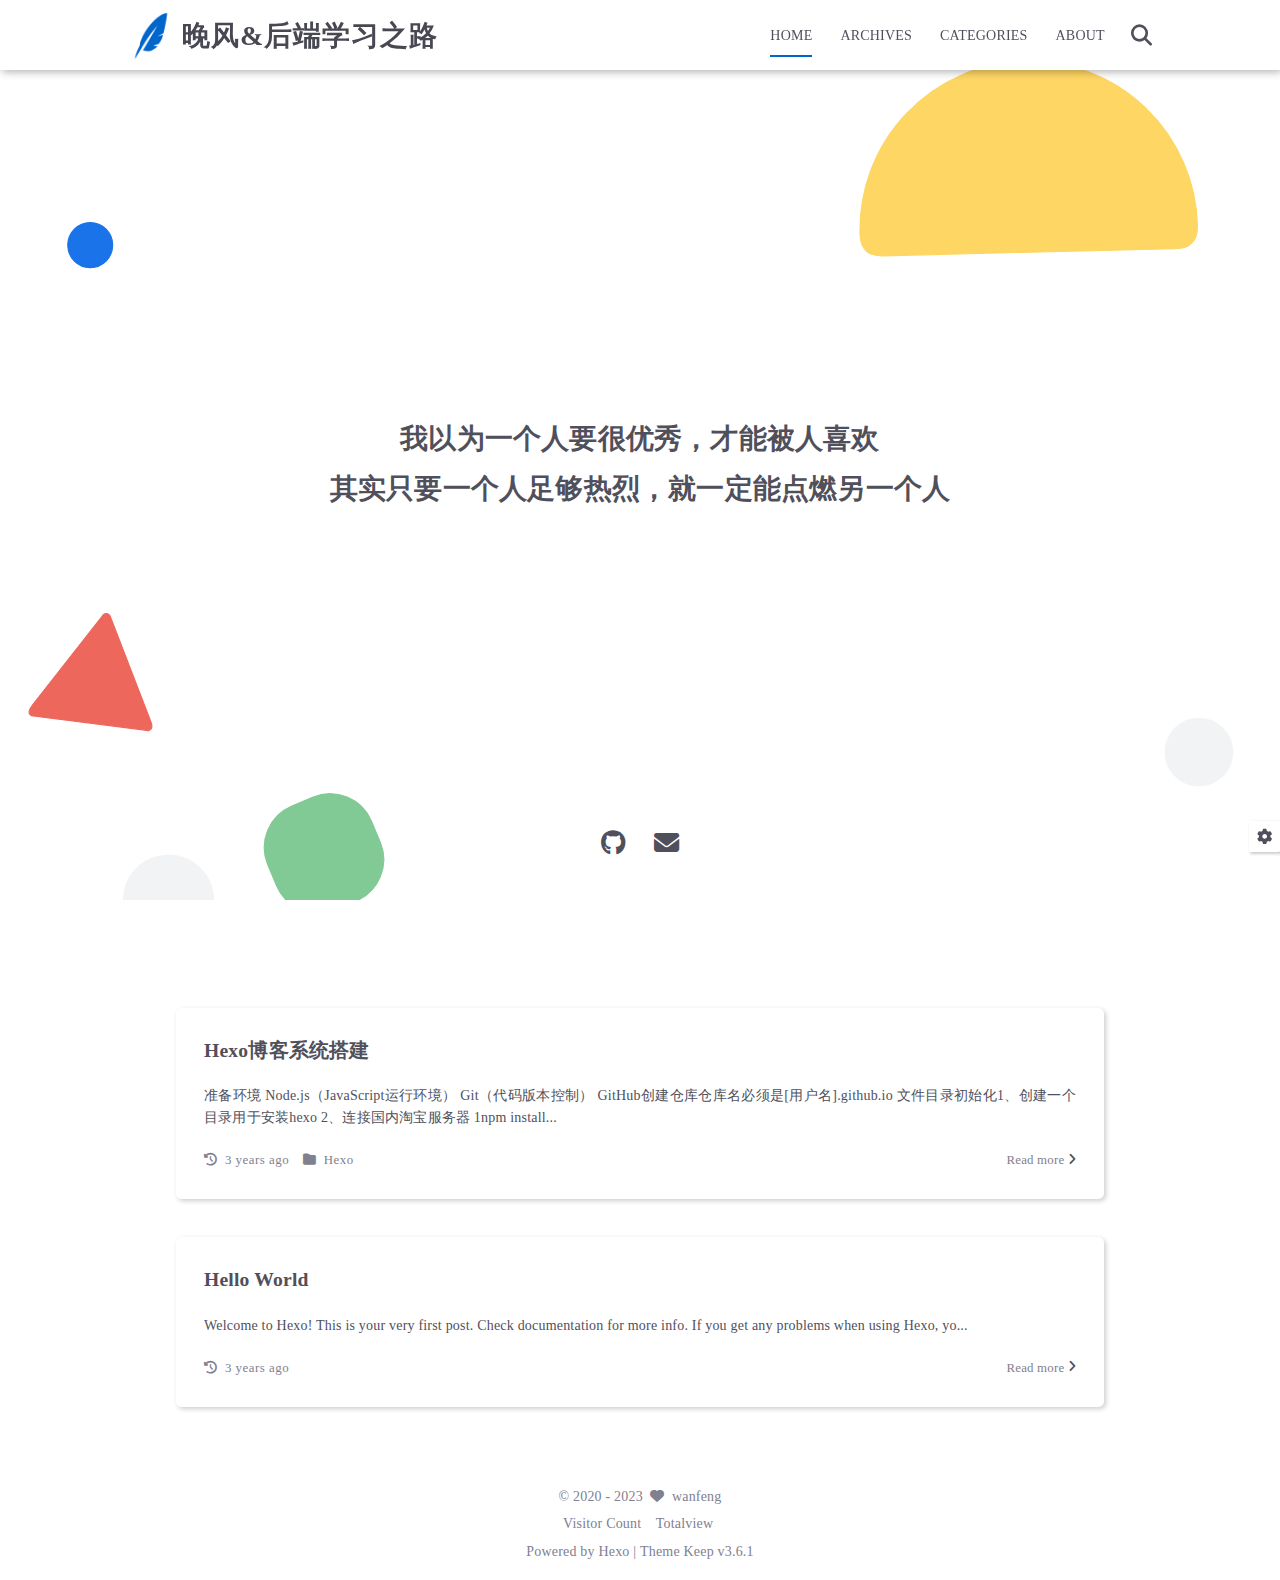
<file: index.html>
<!DOCTYPE html>
<html lang="en">
<head>
    <meta charset="utf-8">
    <meta name="viewport" content="width=device-width, initial-scale=1, maximum-scale=1">
    <meta name="keywords" content="Hexo Theme Keep">
    <meta name="description" content="Hexo Theme Keep">
    <meta name="author" content="wanfeng">
    
    <title>
        
        晚风&amp;后端学习之路
    </title>
    
<link rel="stylesheet" href="/css/style.css">

    <link rel="shortcut icon" href="/images/logo.png">
    
<link rel="stylesheet" href="/font/css/fontawesome.min.css">

    
<link rel="stylesheet" href="/font/css/regular.min.css">

    
<link rel="stylesheet" href="/font/css/solid.min.css">

    
<link rel="stylesheet" href="/font/css/brands.min.css">

    <script id="hexo-configurations">
    let KEEP = window.KEEP || {}
    KEEP.hexo_config = {"hostname":"example.com","root":"/","language":"en","path":"search.xml"}
    KEEP.theme_config = {"toc":{"enable":true,"number":false,"expand_all":false,"init_open":true},"style":{"primary_color":"#0066cc","logo":"/images/logo.png","favicon":"/images/logo.png","avatar":"/images/headimage.png","font_size":"14px","font_family":"STHeiti","hover":{"shadow":true,"scale":true},"first_screen":{"enable":true,"header_transparent":false,"background_img":"/images/bg.svg","description":"我以为一个人要很优秀，才能被人喜欢||其实只要一个人足够热烈，就一定能点燃另一个人","font_color":null,"hitokoto":false},"scroll":{"progress_bar":true,"percent":false}},"local_search":{"enable":true,"preload":true},"code_copy":{},"code_block":{"tools":{"enable":true,"style":"default"},"highlight_theme":"default"},"side_tools":{},"pjax":{"enable":false},"lazyload":{"enable":false},"comment":{"enable":false,"use":null,"waline":{"server_url":null,"reaction":true,"version":2}},"post":{"author_label":{"enable":true,"auto":true,"custom_label_list":["Trainee","Engineer","Architect"]},"word_count":{"enable":true,"wordcount":true,"min2read":true},"img_align":"center","copyright_info":false},"version":"3.6.1"}
    KEEP.language_ago = {"second":"%s seconds ago","minute":"%s minutes ago","hour":"%s hours ago","day":"%s days ago","week":"%s weeks ago","month":"%s months ago","year":"%s years ago"}
    KEEP.language_code_block = {"copy":"Copy code","copied":"Copied","fold":"Fold code block","folded":"Folded"}
    KEEP.language_copy_copyright = {"copy":"Copy copyright info","copied":"Copied","title":"Original article title","author":"Original article author","link":"Original article link"}
  </script>
<meta name="generator" content="Hexo 6.3.0"></head>


<body>
<div class="progress-bar-container">
    
        <span class="scroll-progress-bar"></span>
    

    
</div>


<main class="page-container">

    
        
<div class="first-screen-container flex-center fade-in-down-animation">
    <div class="content flex-center">
        
            <div class="description hitokoto">
                
                    <div class="desc-item">我以为一个人要很优秀，才能被人喜欢</div>
                
                    <div class="desc-item">其实只要一个人足够热烈，就一定能点燃另一个人</div>
                
            </div>
        
        
        
            <div class="s-icon-list">
                
                    
                        
                        <div class="tooltip s-icon-item "
                             data-content="GitHub"
                             data-name="github"
                             
                        >
                            
                                
                                    <a target="_blank" href="https://github.com/sereinluo">
                                        <i class="fab fa-github"></i>
                                    </a>
                                
                            
                        </div>
                    
                
                    
                        
                        <div class="tooltip s-icon-item "
                             data-content="Email"
                             data-name="email"
                             
                        >
                            
                                <a href="mailto:2580330397@qq.com">
                                    <i class="fas fa-envelope"></i>
                                </a>
                            
                        </div>
                    
                
            </div>
        
    </div>
</div>

    

    <div class="page-main-content is-home">

        <div class="page-main-content-top">
            
<header class="header-wrapper">

    <div class="header-content has-first-screen">
        <div class="left">
            
                <a class="logo-image" href="/">
                    <img src="/images/logo.png">
                </a>
            
            <a class="logo-title" href="/">
               晚风&amp;后端学习之路
            </a>
        </div>

        <div class="right">
            <div class="pc">
                <ul class="menu-list">
                    
                        <li class="menu-item">
                            <a class="active"
                               href="/"
                            >
                                HOME
                            </a>
                        </li>
                    
                        <li class="menu-item">
                            <a class=""
                               href="/archives"
                            >
                                ARCHIVES
                            </a>
                        </li>
                    
                        <li class="menu-item">
                            <a class=""
                               href="/categories"
                            >
                                CATEGORIES
                            </a>
                        </li>
                    
                        <li class="menu-item">
                            <a class=""
                               href="/about"
                            >
                                ABOUT
                            </a>
                        </li>
                    
                    
                        <li class="menu-item search search-popup-trigger">
                            <i class="fas fa-search"></i>
                        </li>
                    
                </ul>
            </div>
            <div class="mobile">
                
                    <div class="icon-item search search-popup-trigger"><i class="fas fa-search"></i></div>
                
                <div class="icon-item menu-bar">
                    <div class="menu-bar-middle"></div>
                </div>
            </div>
        </div>
    </div>

    <div class="header-drawer">
        <ul class="drawer-menu-list">
            
                <li class="drawer-menu-item flex-center">
                    <a class="active"
                       href="/">HOME</a>
                </li>
            
                <li class="drawer-menu-item flex-center">
                    <a class=""
                       href="/archives">ARCHIVES</a>
                </li>
            
                <li class="drawer-menu-item flex-center">
                    <a class=""
                       href="/categories">CATEGORIES</a>
                </li>
            
                <li class="drawer-menu-item flex-center">
                    <a class=""
                       href="/about">ABOUT</a>
                </li>
            
        </ul>
    </div>

    <div class="window-mask"></div>

</header>


        </div>

        <div class="page-main-content-middle">

            <div class="main-content">

                
                    <div class="home-content-container fade-in-down-animation">
    <ul class="home-article-list">
        
            <li class="home-article-item">

                

                <h3 class="home-article-title">
                    <a href="/2023/07/15/Hexo%E5%8D%9A%E5%AE%A2%E7%B3%BB%E7%BB%9F%E6%90%AD%E5%BB%BA/">
                        Hexo博客系统搭建
                    </a>
                </h3>

                <div class="home-article-content keep-markdown-body">
                    
                        准备环境
Node.js（JavaScript运行环境）

Git（代码版本控制）


GitHub创建仓库仓库名必须是[用户名].github.io

文件目录初始化1、创建一个目录用于安装hexo
2、连接国内淘宝服务器
1npm install...
                    
                </div>

                <div class="home-article-meta-info-container">
    <div class="home-article-meta-info">
        <span>
            <i class="fas fa-history"></i>&nbsp;
            <span class="home-article-date" data-updated="Sun Jul 16 2023 00:11:48 GMT+0800">
                2023-07-16
            </span>
        </span>
        
            <span class="home-article-category"><i class="fas fa-folder"></i>&nbsp;
                <ul>
                    
                        <li>
                            
                            <a href="/categories/Hexo/">Hexo</a>&nbsp;
                        </li>
                    
                    
                </ul>
            </span>
        
        
    </div>

    <a class="read-more" href="/2023/07/15/Hexo%E5%8D%9A%E5%AE%A2%E7%B3%BB%E7%BB%9F%E6%90%AD%E5%BB%BA/">Read more&nbsp;<i class="fas fa-angle-right"></i></a>
</div>

            </li>
        
            <li class="home-article-item">

                

                <h3 class="home-article-title">
                    <a href="/2023/07/15/hello-world/">
                        Hello World
                    </a>
                </h3>

                <div class="home-article-content keep-markdown-body">
                    
                        Welcome to Hexo! This is your very first post. Check documentation for more info. If you get any problems when using Hexo, yo...
                    
                </div>

                <div class="home-article-meta-info-container">
    <div class="home-article-meta-info">
        <span>
            <i class="fas fa-history"></i>&nbsp;
            <span class="home-article-date" data-updated="Sat Jul 15 2023 19:34:56 GMT+0800">
                2023-07-15
            </span>
        </span>
        
        
    </div>

    <a class="read-more" href="/2023/07/15/hello-world/">Read more&nbsp;<i class="fas fa-angle-right"></i></a>
</div>

            </li>
        
    </ul>

    <div class="home-paginator">
        <div class="paginator">
    

    
</div>

    </div>
</div>


                
            </div>

        </div>

        <div class="page-main-content-bottom">
            
<footer class="footer">
    <div class="info-container">
        <div class="copyright-info info-item">
            &copy;
            
                <span>2020</span> -
            
            2023
            
                &nbsp;<i class="fas fa-heart icon-animate"></i>
                &nbsp;<a href="/">wanfeng</a>
            
        </div>
        
            <script async 
                    src="//busuanzi.ibruce.info/busuanzi/2.3/busuanzi.pure.mini.js"></script>
            <div class="website-count info-item">
                
                    Visitor Count&nbsp;<span id="busuanzi_value_site_uv"></span>&ensp;
                
                
                    Totalview&nbsp;<span id="busuanzi_value_site_pv"></span>
                
            </div>
        
        <div class="theme-info info-item">
            Powered by <a target="_blank" href="https://hexo.io">Hexo</a>&nbsp;|&nbsp;Theme&nbsp;<a class="theme-version" target="_blank" href="https://github.com/XPoet/hexo-theme-keep">Keep v3.6.1</a>
        </div>
        
        
    </div>
</footer>

        </div>
    </div>

    

    <div class="right-bottom-side-tools">
        <div class="side-tools-container">
    <ul class="side-tools-list">
        <li class="tools-item tool-font-adjust-plus flex-center">
            <i class="fas fa-search-plus"></i>
        </li>

        <li class="tools-item tool-font-adjust-minus flex-center">
            <i class="fas fa-search-minus"></i>
        </li>

        <li class="tools-item tool-dark-light-toggle flex-center">
            <i class="fas fa-moon"></i>
        </li>

        <!-- rss -->
        

        
            <li class="tools-item tool-scroll-to-top flex-center">
                <i class="fas fa-arrow-up"></i>
            </li>
        

        <li class="tools-item tool-scroll-to-bottom flex-center">
            <i class="fas fa-arrow-down"></i>
        </li>
    </ul>

    <ul class="exposed-tools-list">
        <li class="tools-item tool-toggle-show flex-center">
            <i class="fas fa-cog fa-spin"></i>
        </li>
        
    </ul>
</div>

    </div>

    <div class="zoom-in-image-mask">
    <img class="zoom-in-image">
</div>


    
        <div class="search-pop-overlay">
    <div class="popup search-popup">
        <div class="search-header">
          <span class="search-input-field-pre">
            <i class="fas fa-keyboard"></i>
          </span>
            <div class="search-input-container">
                <input autocomplete="off"
                       autocorrect="off"
                       autocapitalize="off"
                       placeholder="Search..."
                       spellcheck="false"
                       type="search"
                       class="search-input"
                >
            </div>
            <span class="close-popup-btn">
                <i class="fas fa-times"></i>
            </span>
        </div>
        <div id="search-result">
            <div id="no-result">
                <i class="fas fa-spinner fa-pulse fa-5x fa-fw"></i>
            </div>
        </div>
    </div>
</div>

    

</main>





<script src="/js/utils.js"></script>

<script src="/js/main.js"></script>

<script src="/js/header-shrink.js"></script>

<script src="/js/back2top.js"></script>

<script src="/js/dark-light-toggle.js"></script>





    
<script src="/js/local-search.js"></script>




    
<script src="/js/code-block.js"></script>





<div class="post-scripts">
    
</div>



</body>
</html>
</file>
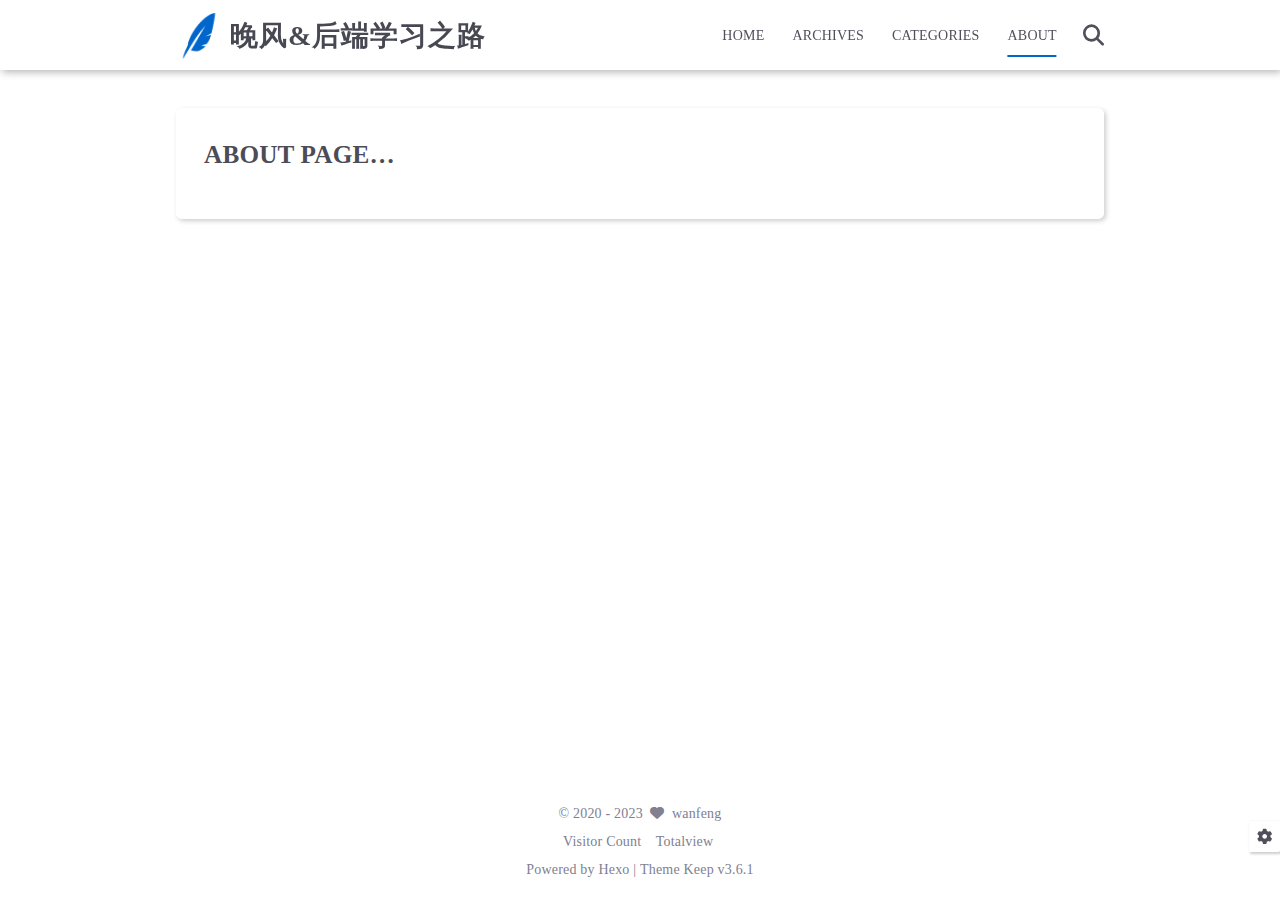
<file: about/index.html>
<!DOCTYPE html>
<html lang="en">
<head>
    <meta charset="utf-8">
    <meta name="viewport" content="width=device-width, initial-scale=1, maximum-scale=1">
    <meta name="keywords" content="Hexo Theme Keep">
    <meta name="description" content="Hexo Theme Keep">
    <meta name="author" content="wanfeng">
    
    <title>
        
            About |
        
        晚风&amp;后端学习之路
    </title>
    
<link rel="stylesheet" href="/css/style.css">

    <link rel="shortcut icon" href="/images/logo.png">
    
<link rel="stylesheet" href="/font/css/fontawesome.min.css">

    
<link rel="stylesheet" href="/font/css/regular.min.css">

    
<link rel="stylesheet" href="/font/css/solid.min.css">

    
<link rel="stylesheet" href="/font/css/brands.min.css">

    <script id="hexo-configurations">
    let KEEP = window.KEEP || {}
    KEEP.hexo_config = {"hostname":"example.com","root":"/","language":"en","path":"search.xml"}
    KEEP.theme_config = {"toc":{"enable":true,"number":false,"expand_all":false,"init_open":true},"style":{"primary_color":"#0066cc","logo":"/images/logo.png","favicon":"/images/logo.png","avatar":"/images/headimage.png","font_size":"14px","font_family":"STHeiti","hover":{"shadow":true,"scale":true},"first_screen":{"enable":true,"header_transparent":false,"background_img":"/images/bg.svg","description":"我以为一个人要很优秀，才能被人喜欢||其实只要一个人足够热烈，就一定能点燃另一个人","font_color":null,"hitokoto":false},"scroll":{"progress_bar":true,"percent":false}},"local_search":{"enable":true,"preload":true},"code_copy":{},"code_block":{"tools":{"enable":true,"style":"default"},"highlight_theme":"default"},"side_tools":{},"pjax":{"enable":false},"lazyload":{"enable":false},"comment":{"enable":false,"use":null,"waline":{"server_url":null,"reaction":true,"version":2}},"post":{"author_label":{"enable":true,"auto":true,"custom_label_list":["Trainee","Engineer","Architect"]},"word_count":{"enable":true,"wordcount":true,"min2read":true},"img_align":"center","copyright_info":false},"version":"3.6.1"}
    KEEP.language_ago = {"second":"%s seconds ago","minute":"%s minutes ago","hour":"%s hours ago","day":"%s days ago","week":"%s weeks ago","month":"%s months ago","year":"%s years ago"}
    KEEP.language_code_block = {"copy":"Copy code","copied":"Copied","fold":"Fold code block","folded":"Folded"}
    KEEP.language_copy_copyright = {"copy":"Copy copyright info","copied":"Copied","title":"Original article title","author":"Original article author","link":"Original article link"}
  </script>
<meta name="generator" content="Hexo 6.3.0"></head>


<body>
<div class="progress-bar-container">
    
        <span class="scroll-progress-bar"></span>
    

    
</div>


<main class="page-container">

    

    <div class="page-main-content">

        <div class="page-main-content-top">
            
<header class="header-wrapper">

    <div class="header-content">
        <div class="left">
            
                <a class="logo-image" href="/">
                    <img src="/images/logo.png">
                </a>
            
            <a class="logo-title" href="/">
               晚风&amp;后端学习之路
            </a>
        </div>

        <div class="right">
            <div class="pc">
                <ul class="menu-list">
                    
                        <li class="menu-item">
                            <a class=""
                               href="/"
                            >
                                HOME
                            </a>
                        </li>
                    
                        <li class="menu-item">
                            <a class=""
                               href="/archives"
                            >
                                ARCHIVES
                            </a>
                        </li>
                    
                        <li class="menu-item">
                            <a class=""
                               href="/categories"
                            >
                                CATEGORIES
                            </a>
                        </li>
                    
                        <li class="menu-item">
                            <a class="active"
                               href="/about"
                            >
                                ABOUT
                            </a>
                        </li>
                    
                    
                        <li class="menu-item search search-popup-trigger">
                            <i class="fas fa-search"></i>
                        </li>
                    
                </ul>
            </div>
            <div class="mobile">
                
                    <div class="icon-item search search-popup-trigger"><i class="fas fa-search"></i></div>
                
                <div class="icon-item menu-bar">
                    <div class="menu-bar-middle"></div>
                </div>
            </div>
        </div>
    </div>

    <div class="header-drawer">
        <ul class="drawer-menu-list">
            
                <li class="drawer-menu-item flex-center">
                    <a class=""
                       href="/">HOME</a>
                </li>
            
                <li class="drawer-menu-item flex-center">
                    <a class=""
                       href="/archives">ARCHIVES</a>
                </li>
            
                <li class="drawer-menu-item flex-center">
                    <a class=""
                       href="/categories">CATEGORIES</a>
                </li>
            
                <li class="drawer-menu-item flex-center">
                    <a class="active"
                       href="/about">ABOUT</a>
                </li>
            
        </ul>
    </div>

    <div class="window-mask"></div>

</header>


        </div>

        <div class="page-main-content-middle">

            <div class="main-content">

                
                    
<div class="fade-in-down-animation">
    <div class="page-template-container">
        
        
        <div class="page-template-content keep-markdown-body">
            
                <h1 id="ABOUT-PAGE…"><a href="#ABOUT-PAGE…" class="headerlink" title="ABOUT PAGE…"></a>ABOUT PAGE…</h1>
            
        </div>
        
    </div>
</div>


                
            </div>

        </div>

        <div class="page-main-content-bottom">
            
<footer class="footer">
    <div class="info-container">
        <div class="copyright-info info-item">
            &copy;
            
                <span>2020</span> -
            
            2023
            
                &nbsp;<i class="fas fa-heart icon-animate"></i>
                &nbsp;<a href="/">wanfeng</a>
            
        </div>
        
            <script async 
                    src="//busuanzi.ibruce.info/busuanzi/2.3/busuanzi.pure.mini.js"></script>
            <div class="website-count info-item">
                
                    Visitor Count&nbsp;<span id="busuanzi_value_site_uv"></span>&ensp;
                
                
                    Totalview&nbsp;<span id="busuanzi_value_site_pv"></span>
                
            </div>
        
        <div class="theme-info info-item">
            Powered by <a target="_blank" href="https://hexo.io">Hexo</a>&nbsp;|&nbsp;Theme&nbsp;<a class="theme-version" target="_blank" href="https://github.com/XPoet/hexo-theme-keep">Keep v3.6.1</a>
        </div>
        
        
    </div>
</footer>

        </div>
    </div>

    

    <div class="right-bottom-side-tools">
        <div class="side-tools-container">
    <ul class="side-tools-list">
        <li class="tools-item tool-font-adjust-plus flex-center">
            <i class="fas fa-search-plus"></i>
        </li>

        <li class="tools-item tool-font-adjust-minus flex-center">
            <i class="fas fa-search-minus"></i>
        </li>

        <li class="tools-item tool-dark-light-toggle flex-center">
            <i class="fas fa-moon"></i>
        </li>

        <!-- rss -->
        

        
            <li class="tools-item tool-scroll-to-top flex-center">
                <i class="fas fa-arrow-up"></i>
            </li>
        

        <li class="tools-item tool-scroll-to-bottom flex-center">
            <i class="fas fa-arrow-down"></i>
        </li>
    </ul>

    <ul class="exposed-tools-list">
        <li class="tools-item tool-toggle-show flex-center">
            <i class="fas fa-cog fa-spin"></i>
        </li>
        
    </ul>
</div>

    </div>

    <div class="zoom-in-image-mask">
    <img class="zoom-in-image">
</div>


    
        <div class="search-pop-overlay">
    <div class="popup search-popup">
        <div class="search-header">
          <span class="search-input-field-pre">
            <i class="fas fa-keyboard"></i>
          </span>
            <div class="search-input-container">
                <input autocomplete="off"
                       autocorrect="off"
                       autocapitalize="off"
                       placeholder="Search..."
                       spellcheck="false"
                       type="search"
                       class="search-input"
                >
            </div>
            <span class="close-popup-btn">
                <i class="fas fa-times"></i>
            </span>
        </div>
        <div id="search-result">
            <div id="no-result">
                <i class="fas fa-spinner fa-pulse fa-5x fa-fw"></i>
            </div>
        </div>
    </div>
</div>

    

</main>




<script src="/js/utils.js"></script>

<script src="/js/main.js"></script>

<script src="/js/header-shrink.js"></script>

<script src="/js/back2top.js"></script>

<script src="/js/dark-light-toggle.js"></script>





    
<script src="/js/local-search.js"></script>




    
<script src="/js/code-block.js"></script>





<div class="post-scripts">
    
</div>



</body>
</html>
</file>
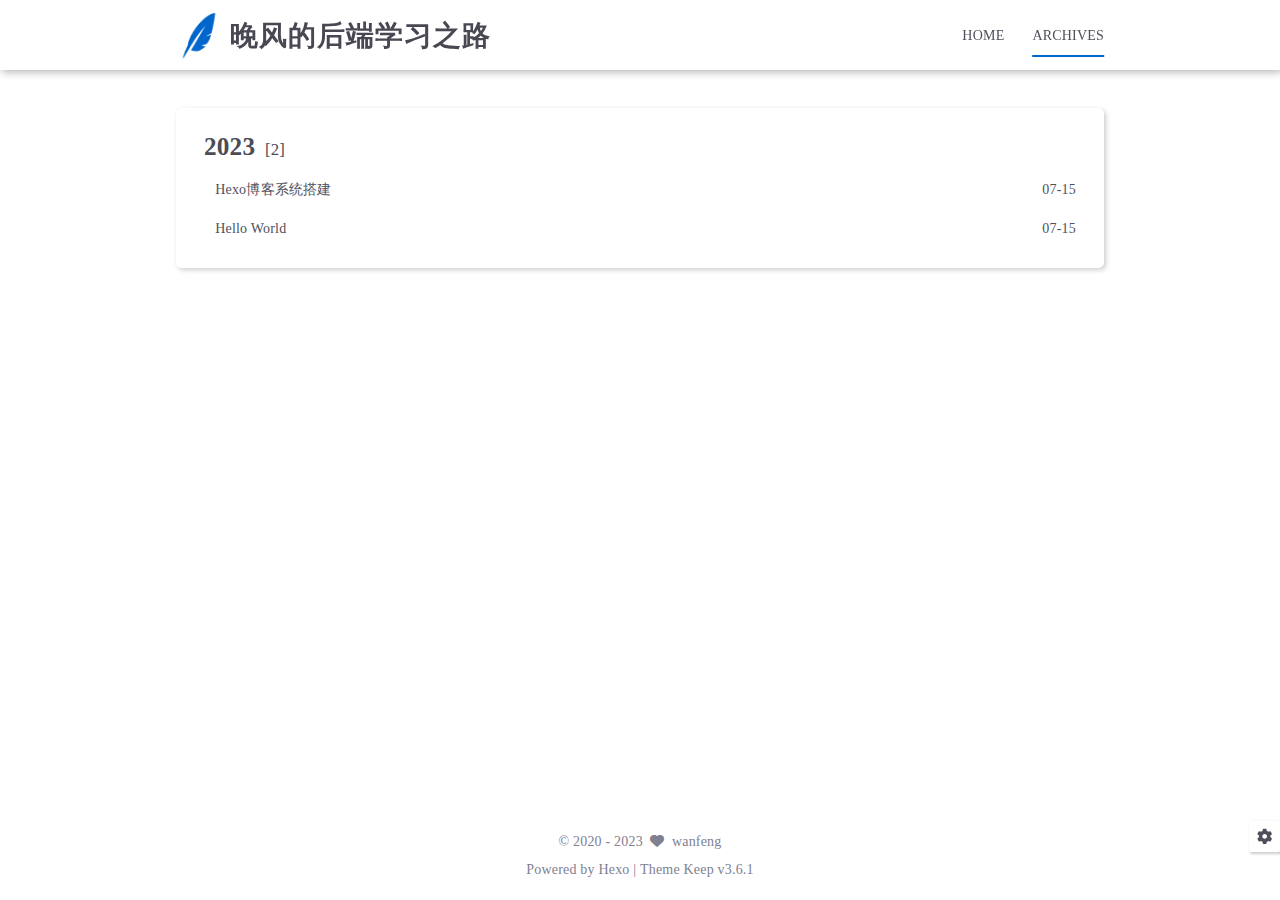
<file: archives/index.html>
<!DOCTYPE html>
<html lang="en">
<head>
    <meta charset="utf-8">
    <meta name="viewport" content="width=device-width, initial-scale=1, maximum-scale=1">
    <meta name="keywords" content="Hexo Theme Keep">
    <meta name="description" content="Hexo Theme Keep">
    <meta name="author" content="wanfeng">
    
    <title>
        
            Archive |
        
        晚风的后端学习之路
    </title>
    
<link rel="stylesheet" href="/css/style.css">

    <link rel="shortcut icon" href="/images/logo.png">
    
<link rel="stylesheet" href="/font/css/fontawesome.min.css">

    
<link rel="stylesheet" href="/font/css/regular.min.css">

    
<link rel="stylesheet" href="/font/css/solid.min.css">

    
<link rel="stylesheet" href="/font/css/brands.min.css">

    <script id="hexo-configurations">
    let KEEP = window.KEEP || {}
    KEEP.hexo_config = {"hostname":"example.com","root":"/","language":"en"}
    KEEP.theme_config = {"toc":{"enable":false,"number":false,"expand_all":false,"init_open":false},"style":{"primary_color":"#0066cc","logo":"/images/logo.png","favicon":"/images/logo.png","avatar":"/images/headimage.png","font_size":null,"font_family":null,"hover":{"shadow":false,"scale":false},"first_screen":{"enable":false,"header_transparent":false,"background_img":"/images/bg.svg","description":"Keep writing and Keep loving.","font_color":null,"hitokoto":false},"scroll":{"progress_bar":false,"percent":false}},"local_search":{"enable":false,"preload":false},"code_copy":{},"code_block":{"tools":{"enable":false,"style":"default"},"highlight_theme":"default"},"side_tools":{},"pjax":{"enable":false},"lazyload":{"enable":false},"comment":{"enable":false,"use":"valine","valine":{"appid":null,"appkey":null,"server_urls":null,"placeholder":null},"gitalk":{"github_id":null,"github_admins":null,"repository":null,"client_id":null,"client_secret":null,"proxy":null},"twikoo":{"env_id":null,"region":null,"version":"1.6.8"},"waline":{"server_url":null,"reaction":false,"version":2}},"post":{"author_label":{"enable":true,"auto":true,"custom_label_list":["Trainee","Engineer","Architect"]},"word_count":{"enable":false,"wordcount":false,"min2read":false},"img_align":"left","copyright_info":false},"version":"3.6.1"}
    KEEP.language_ago = {"second":"%s seconds ago","minute":"%s minutes ago","hour":"%s hours ago","day":"%s days ago","week":"%s weeks ago","month":"%s months ago","year":"%s years ago"}
    KEEP.language_code_block = {"copy":"Copy code","copied":"Copied","fold":"Fold code block","folded":"Folded"}
    KEEP.language_copy_copyright = {"copy":"Copy copyright info","copied":"Copied","title":"Original article title","author":"Original article author","link":"Original article link"}
  </script>
<meta name="generator" content="Hexo 6.3.0"></head>


<body>
<div class="progress-bar-container">
    

    
</div>


<main class="page-container">

    

    <div class="page-main-content">

        <div class="page-main-content-top">
            
<header class="header-wrapper">

    <div class="header-content">
        <div class="left">
            
                <a class="logo-image" href="/">
                    <img src="/images/logo.png">
                </a>
            
            <a class="logo-title" href="/">
               晚风的后端学习之路
            </a>
        </div>

        <div class="right">
            <div class="pc">
                <ul class="menu-list">
                    
                        <li class="menu-item">
                            <a class=""
                               href="/"
                            >
                                HOME
                            </a>
                        </li>
                    
                        <li class="menu-item">
                            <a class="active"
                               href="/archives"
                            >
                                ARCHIVES
                            </a>
                        </li>
                    
                    
                </ul>
            </div>
            <div class="mobile">
                
                <div class="icon-item menu-bar">
                    <div class="menu-bar-middle"></div>
                </div>
            </div>
        </div>
    </div>

    <div class="header-drawer">
        <ul class="drawer-menu-list">
            
                <li class="drawer-menu-item flex-center">
                    <a class=""
                       href="/">HOME</a>
                </li>
            
                <li class="drawer-menu-item flex-center">
                    <a class="active"
                       href="/archives">ARCHIVES</a>
                </li>
            
        </ul>
    </div>

    <div class="window-mask"></div>

</header>


        </div>

        <div class="page-main-content-middle">

            <div class="main-content">

                
                    <div class="fade-in-down-animation">
    <div class="archive-container ">
        
<div class="archive-list-container">
    
        <section class="archive-item">
            <div class="archive-item-header">
                <span class="archive-year">2023</span>
                <span class="archive-year-post-count">[2]</span>
            </div>
            <ul class="article-list">
                
                    <li class="article-item">
                        <a class="article-title"
                           href="/2023/07/15/Hexo%E5%8D%9A%E5%AE%A2%E7%B3%BB%E7%BB%9F%E6%90%AD%E5%BB%BA/"
                        >Hexo博客系统搭建</a>
                        <span class="article-date">07-15</span>
                    </li>
                
                    <li class="article-item">
                        <a class="article-title"
                           href="/2023/07/15/hello-world/"
                        >Hello World</a>
                        <span class="article-date">07-15</span>
                    </li>
                
            </ul>
        </section>
    
</div>

    </div>
</div>

                
            </div>

        </div>

        <div class="page-main-content-bottom">
            
<footer class="footer">
    <div class="info-container">
        <div class="copyright-info info-item">
            &copy;
            
                <span>2020</span> -
            
            2023
            
                &nbsp;<i class="fas fa-heart icon-animate"></i>
                &nbsp;<a href="/">wanfeng</a>
            
        </div>
        
        <div class="theme-info info-item">
            Powered by <a target="_blank" href="https://hexo.io">Hexo</a>&nbsp;|&nbsp;Theme&nbsp;<a class="theme-version" target="_blank" href="https://github.com/XPoet/hexo-theme-keep">Keep v3.6.1</a>
        </div>
        
        
    </div>
</footer>

        </div>
    </div>

    

    <div class="right-bottom-side-tools">
        <div class="side-tools-container">
    <ul class="side-tools-list">
        <li class="tools-item tool-font-adjust-plus flex-center">
            <i class="fas fa-search-plus"></i>
        </li>

        <li class="tools-item tool-font-adjust-minus flex-center">
            <i class="fas fa-search-minus"></i>
        </li>

        <li class="tools-item tool-dark-light-toggle flex-center">
            <i class="fas fa-moon"></i>
        </li>

        <!-- rss -->
        

        
            <li class="tools-item tool-scroll-to-top flex-center">
                <i class="fas fa-arrow-up"></i>
            </li>
        

        <li class="tools-item tool-scroll-to-bottom flex-center">
            <i class="fas fa-arrow-down"></i>
        </li>
    </ul>

    <ul class="exposed-tools-list">
        <li class="tools-item tool-toggle-show flex-center">
            <i class="fas fa-cog fa-spin"></i>
        </li>
        
    </ul>
</div>

    </div>

    <div class="zoom-in-image-mask">
    <img class="zoom-in-image">
</div>


    

</main>




<script src="/js/utils.js"></script>

<script src="/js/main.js"></script>

<script src="/js/header-shrink.js"></script>

<script src="/js/back2top.js"></script>

<script src="/js/dark-light-toggle.js"></script>










<div class="post-scripts">
    
</div>



</body>
</html>
</file>
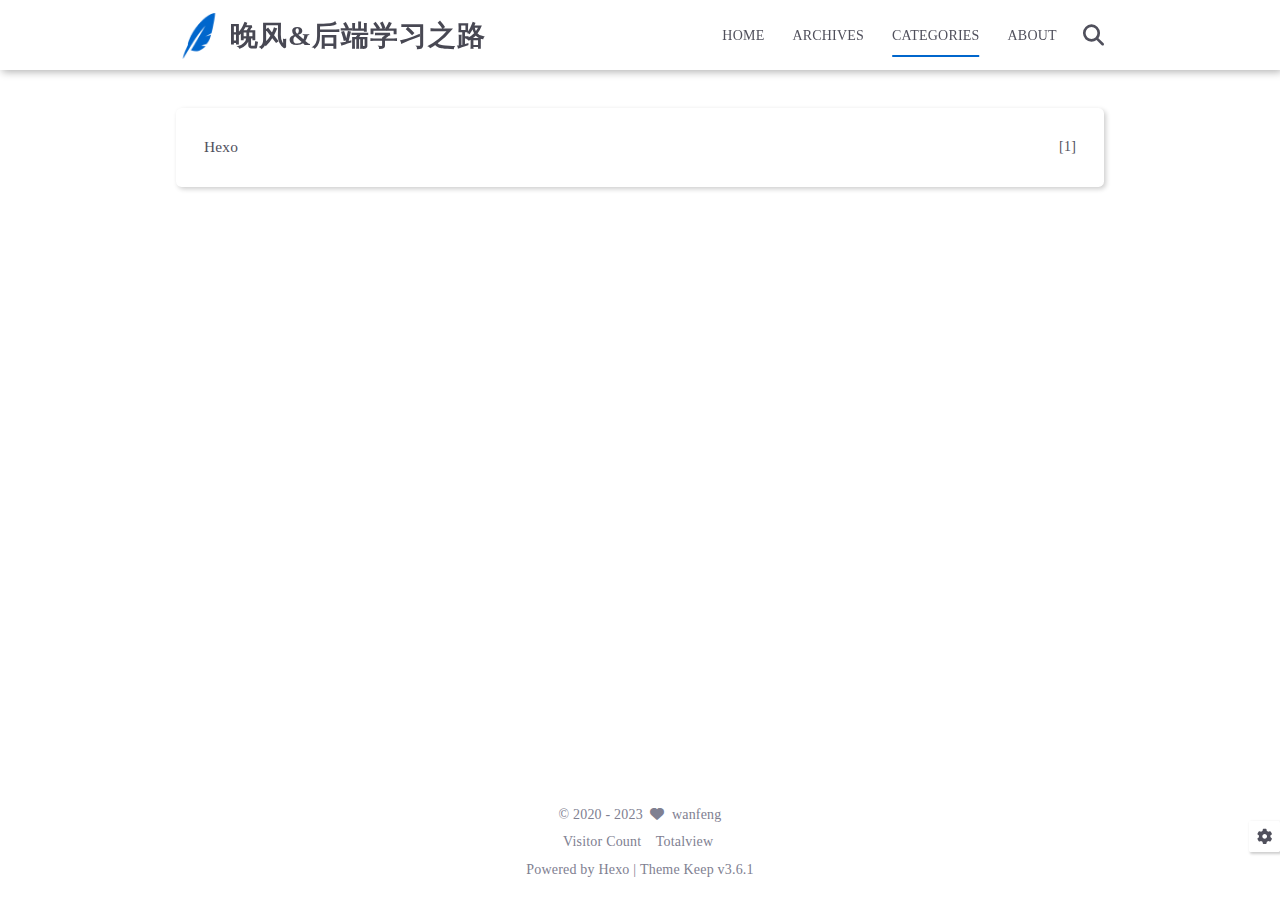
<file: categories/index.html>
<!DOCTYPE html>
<html lang="en">
<head>
    <meta charset="utf-8">
    <meta name="viewport" content="width=device-width, initial-scale=1, maximum-scale=1">
    <meta name="keywords" content="Hexo Theme Keep">
    <meta name="description" content="Hexo Theme Keep">
    <meta name="author" content="wanfeng">
    
    <title>
        
            Categories |
        
        晚风&amp;后端学习之路
    </title>
    
<link rel="stylesheet" href="/css/style.css">

    <link rel="shortcut icon" href="/images/logo.png">
    
<link rel="stylesheet" href="/font/css/fontawesome.min.css">

    
<link rel="stylesheet" href="/font/css/regular.min.css">

    
<link rel="stylesheet" href="/font/css/solid.min.css">

    
<link rel="stylesheet" href="/font/css/brands.min.css">

    <script id="hexo-configurations">
    let KEEP = window.KEEP || {}
    KEEP.hexo_config = {"hostname":"example.com","root":"/","language":"en","path":"search.xml"}
    KEEP.theme_config = {"toc":{"enable":true,"number":false,"expand_all":false,"init_open":true},"style":{"primary_color":"#0066cc","logo":"/images/logo.png","favicon":"/images/logo.png","avatar":"/images/headimage.png","font_size":"14px","font_family":"STHeiti","hover":{"shadow":true,"scale":true},"first_screen":{"enable":true,"header_transparent":false,"background_img":"/images/bg.svg","description":"我以为一个人要很优秀，才能被人喜欢||其实只要一个人足够热烈，就一定能点燃另一个人","font_color":null,"hitokoto":false},"scroll":{"progress_bar":true,"percent":false}},"local_search":{"enable":true,"preload":true},"code_copy":{},"code_block":{"tools":{"enable":true,"style":"default"},"highlight_theme":"default"},"side_tools":{},"pjax":{"enable":false},"lazyload":{"enable":false},"comment":{"enable":false,"use":null,"waline":{"server_url":null,"reaction":true,"version":2}},"post":{"author_label":{"enable":true,"auto":true,"custom_label_list":["Trainee","Engineer","Architect"]},"word_count":{"enable":true,"wordcount":true,"min2read":true},"img_align":"center","copyright_info":false},"version":"3.6.1"}
    KEEP.language_ago = {"second":"%s seconds ago","minute":"%s minutes ago","hour":"%s hours ago","day":"%s days ago","week":"%s weeks ago","month":"%s months ago","year":"%s years ago"}
    KEEP.language_code_block = {"copy":"Copy code","copied":"Copied","fold":"Fold code block","folded":"Folded"}
    KEEP.language_copy_copyright = {"copy":"Copy copyright info","copied":"Copied","title":"Original article title","author":"Original article author","link":"Original article link"}
  </script>
<meta name="generator" content="Hexo 6.3.0"></head>


<body>
<div class="progress-bar-container">
    
        <span class="scroll-progress-bar"></span>
    

    
</div>


<main class="page-container">

    

    <div class="page-main-content">

        <div class="page-main-content-top">
            
<header class="header-wrapper">

    <div class="header-content">
        <div class="left">
            
                <a class="logo-image" href="/">
                    <img src="/images/logo.png">
                </a>
            
            <a class="logo-title" href="/">
               晚风&amp;后端学习之路
            </a>
        </div>

        <div class="right">
            <div class="pc">
                <ul class="menu-list">
                    
                        <li class="menu-item">
                            <a class=""
                               href="/"
                            >
                                HOME
                            </a>
                        </li>
                    
                        <li class="menu-item">
                            <a class=""
                               href="/archives"
                            >
                                ARCHIVES
                            </a>
                        </li>
                    
                        <li class="menu-item">
                            <a class="active"
                               href="/categories"
                            >
                                CATEGORIES
                            </a>
                        </li>
                    
                        <li class="menu-item">
                            <a class=""
                               href="/about"
                            >
                                ABOUT
                            </a>
                        </li>
                    
                    
                        <li class="menu-item search search-popup-trigger">
                            <i class="fas fa-search"></i>
                        </li>
                    
                </ul>
            </div>
            <div class="mobile">
                
                    <div class="icon-item search search-popup-trigger"><i class="fas fa-search"></i></div>
                
                <div class="icon-item menu-bar">
                    <div class="menu-bar-middle"></div>
                </div>
            </div>
        </div>
    </div>

    <div class="header-drawer">
        <ul class="drawer-menu-list">
            
                <li class="drawer-menu-item flex-center">
                    <a class=""
                       href="/">HOME</a>
                </li>
            
                <li class="drawer-menu-item flex-center">
                    <a class=""
                       href="/archives">ARCHIVES</a>
                </li>
            
                <li class="drawer-menu-item flex-center">
                    <a class="active"
                       href="/categories">CATEGORIES</a>
                </li>
            
                <li class="drawer-menu-item flex-center">
                    <a class=""
                       href="/about">ABOUT</a>
                </li>
            
        </ul>
    </div>

    <div class="window-mask"></div>

</header>


        </div>

        <div class="page-main-content-middle">

            <div class="main-content">

                
                    <div class="fade-in-down-animation">
    <div class="category-list-container">
        <div class="category-list-content">
            <ul class="all-category-list"><li class="all-category-list-item"><a class="all-category-list-link" href="/categories/Hexo/">Hexo</a><span class="all-category-list-count">1</span></li></ul>
        </div>
        <div class="category-comments">
            
        </div>
    </div>
</div>


                
            </div>

        </div>

        <div class="page-main-content-bottom">
            
<footer class="footer">
    <div class="info-container">
        <div class="copyright-info info-item">
            &copy;
            
                <span>2020</span> -
            
            2023
            
                &nbsp;<i class="fas fa-heart icon-animate"></i>
                &nbsp;<a href="/">wanfeng</a>
            
        </div>
        
            <script async 
                    src="//busuanzi.ibruce.info/busuanzi/2.3/busuanzi.pure.mini.js"></script>
            <div class="website-count info-item">
                
                    Visitor Count&nbsp;<span id="busuanzi_value_site_uv"></span>&ensp;
                
                
                    Totalview&nbsp;<span id="busuanzi_value_site_pv"></span>
                
            </div>
        
        <div class="theme-info info-item">
            Powered by <a target="_blank" href="https://hexo.io">Hexo</a>&nbsp;|&nbsp;Theme&nbsp;<a class="theme-version" target="_blank" href="https://github.com/XPoet/hexo-theme-keep">Keep v3.6.1</a>
        </div>
        
        
    </div>
</footer>

        </div>
    </div>

    

    <div class="right-bottom-side-tools">
        <div class="side-tools-container">
    <ul class="side-tools-list">
        <li class="tools-item tool-font-adjust-plus flex-center">
            <i class="fas fa-search-plus"></i>
        </li>

        <li class="tools-item tool-font-adjust-minus flex-center">
            <i class="fas fa-search-minus"></i>
        </li>

        <li class="tools-item tool-dark-light-toggle flex-center">
            <i class="fas fa-moon"></i>
        </li>

        <!-- rss -->
        

        
            <li class="tools-item tool-scroll-to-top flex-center">
                <i class="fas fa-arrow-up"></i>
            </li>
        

        <li class="tools-item tool-scroll-to-bottom flex-center">
            <i class="fas fa-arrow-down"></i>
        </li>
    </ul>

    <ul class="exposed-tools-list">
        <li class="tools-item tool-toggle-show flex-center">
            <i class="fas fa-cog fa-spin"></i>
        </li>
        
    </ul>
</div>

    </div>

    <div class="zoom-in-image-mask">
    <img class="zoom-in-image">
</div>


    
        <div class="search-pop-overlay">
    <div class="popup search-popup">
        <div class="search-header">
          <span class="search-input-field-pre">
            <i class="fas fa-keyboard"></i>
          </span>
            <div class="search-input-container">
                <input autocomplete="off"
                       autocorrect="off"
                       autocapitalize="off"
                       placeholder="Search..."
                       spellcheck="false"
                       type="search"
                       class="search-input"
                >
            </div>
            <span class="close-popup-btn">
                <i class="fas fa-times"></i>
            </span>
        </div>
        <div id="search-result">
            <div id="no-result">
                <i class="fas fa-spinner fa-pulse fa-5x fa-fw"></i>
            </div>
        </div>
    </div>
</div>

    

</main>




<script src="/js/utils.js"></script>

<script src="/js/main.js"></script>

<script src="/js/header-shrink.js"></script>

<script src="/js/back2top.js"></script>

<script src="/js/dark-light-toggle.js"></script>





    
<script src="/js/local-search.js"></script>




    
<script src="/js/code-block.js"></script>





<div class="post-scripts">
    
</div>



</body>
</html>
</file>
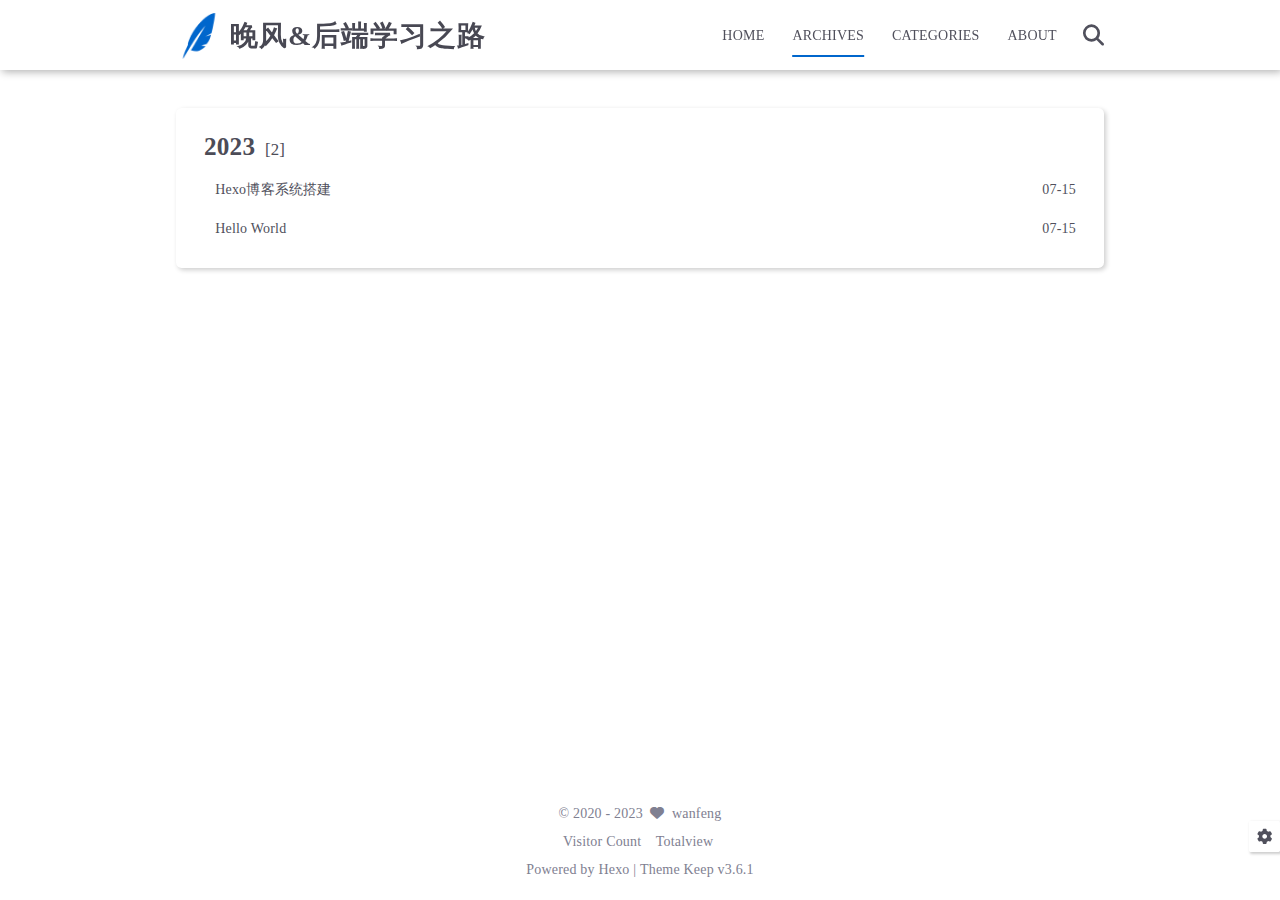
<file: archives/2023/index.html>
<!DOCTYPE html>
<html lang="en">
<head>
    <meta charset="utf-8">
    <meta name="viewport" content="width=device-width, initial-scale=1, maximum-scale=1">
    <meta name="keywords" content="Hexo Theme Keep">
    <meta name="description" content="Hexo Theme Keep">
    <meta name="author" content="wanfeng">
    
    <title>
        
            Archive: 2023 |
        
        晚风&amp;后端学习之路
    </title>
    
<link rel="stylesheet" href="/css/style.css">

    <link rel="shortcut icon" href="/images/logo.png">
    
<link rel="stylesheet" href="/font/css/fontawesome.min.css">

    
<link rel="stylesheet" href="/font/css/regular.min.css">

    
<link rel="stylesheet" href="/font/css/solid.min.css">

    
<link rel="stylesheet" href="/font/css/brands.min.css">

    <script id="hexo-configurations">
    let KEEP = window.KEEP || {}
    KEEP.hexo_config = {"hostname":"example.com","root":"/","language":"en","path":"search.xml"}
    KEEP.theme_config = {"toc":{"enable":true,"number":false,"expand_all":false,"init_open":true},"style":{"primary_color":"#0066cc","logo":"/images/logo.png","favicon":"/images/logo.png","avatar":"/images/headimage.png","font_size":"14px","font_family":"STHeiti","hover":{"shadow":true,"scale":true},"first_screen":{"enable":true,"header_transparent":false,"background_img":"/images/bg.svg","description":"我以为一个人要很优秀，才能被人喜欢||其实只要一个人足够热烈，就一定能点燃另一个人","font_color":null,"hitokoto":false},"scroll":{"progress_bar":true,"percent":false}},"local_search":{"enable":true,"preload":true},"code_copy":{},"code_block":{"tools":{"enable":true,"style":"default"},"highlight_theme":"default"},"side_tools":{},"pjax":{"enable":false},"lazyload":{"enable":false},"comment":{"enable":false,"use":null,"waline":{"server_url":null,"reaction":true,"version":2}},"post":{"author_label":{"enable":true,"auto":true,"custom_label_list":["Trainee","Engineer","Architect"]},"word_count":{"enable":true,"wordcount":true,"min2read":true},"img_align":"center","copyright_info":false},"version":"3.6.1"}
    KEEP.language_ago = {"second":"%s seconds ago","minute":"%s minutes ago","hour":"%s hours ago","day":"%s days ago","week":"%s weeks ago","month":"%s months ago","year":"%s years ago"}
    KEEP.language_code_block = {"copy":"Copy code","copied":"Copied","fold":"Fold code block","folded":"Folded"}
    KEEP.language_copy_copyright = {"copy":"Copy copyright info","copied":"Copied","title":"Original article title","author":"Original article author","link":"Original article link"}
  </script>
<meta name="generator" content="Hexo 6.3.0"></head>


<body>
<div class="progress-bar-container">
    
        <span class="scroll-progress-bar"></span>
    

    
</div>


<main class="page-container">

    

    <div class="page-main-content">

        <div class="page-main-content-top">
            
<header class="header-wrapper">

    <div class="header-content">
        <div class="left">
            
                <a class="logo-image" href="/">
                    <img src="/images/logo.png">
                </a>
            
            <a class="logo-title" href="/">
               晚风&amp;后端学习之路
            </a>
        </div>

        <div class="right">
            <div class="pc">
                <ul class="menu-list">
                    
                        <li class="menu-item">
                            <a class=""
                               href="/"
                            >
                                HOME
                            </a>
                        </li>
                    
                        <li class="menu-item">
                            <a class="active"
                               href="/archives"
                            >
                                ARCHIVES
                            </a>
                        </li>
                    
                        <li class="menu-item">
                            <a class=""
                               href="/categories"
                            >
                                CATEGORIES
                            </a>
                        </li>
                    
                        <li class="menu-item">
                            <a class=""
                               href="/about"
                            >
                                ABOUT
                            </a>
                        </li>
                    
                    
                        <li class="menu-item search search-popup-trigger">
                            <i class="fas fa-search"></i>
                        </li>
                    
                </ul>
            </div>
            <div class="mobile">
                
                    <div class="icon-item search search-popup-trigger"><i class="fas fa-search"></i></div>
                
                <div class="icon-item menu-bar">
                    <div class="menu-bar-middle"></div>
                </div>
            </div>
        </div>
    </div>

    <div class="header-drawer">
        <ul class="drawer-menu-list">
            
                <li class="drawer-menu-item flex-center">
                    <a class=""
                       href="/">HOME</a>
                </li>
            
                <li class="drawer-menu-item flex-center">
                    <a class="active"
                       href="/archives">ARCHIVES</a>
                </li>
            
                <li class="drawer-menu-item flex-center">
                    <a class=""
                       href="/categories">CATEGORIES</a>
                </li>
            
                <li class="drawer-menu-item flex-center">
                    <a class=""
                       href="/about">ABOUT</a>
                </li>
            
        </ul>
    </div>

    <div class="window-mask"></div>

</header>


        </div>

        <div class="page-main-content-middle">

            <div class="main-content">

                
                    <div class="fade-in-down-animation">
    <div class="archive-container ">
        
<div class="archive-list-container">
    
        <section class="archive-item">
            <div class="archive-item-header">
                <span class="archive-year">2023</span>
                <span class="archive-year-post-count">[2]</span>
            </div>
            <ul class="article-list">
                
                    <li class="article-item">
                        <a class="article-title"
                           href="/2023/07/15/Hexo%E5%8D%9A%E5%AE%A2%E7%B3%BB%E7%BB%9F%E6%90%AD%E5%BB%BA/"
                        >Hexo博客系统搭建</a>
                        <span class="article-date">07-15</span>
                    </li>
                
                    <li class="article-item">
                        <a class="article-title"
                           href="/2023/07/15/hello-world/"
                        >Hello World</a>
                        <span class="article-date">07-15</span>
                    </li>
                
            </ul>
        </section>
    
</div>

    </div>
</div>

                
            </div>

        </div>

        <div class="page-main-content-bottom">
            
<footer class="footer">
    <div class="info-container">
        <div class="copyright-info info-item">
            &copy;
            
                <span>2020</span> -
            
            2023
            
                &nbsp;<i class="fas fa-heart icon-animate"></i>
                &nbsp;<a href="/">wanfeng</a>
            
        </div>
        
            <script async 
                    src="//busuanzi.ibruce.info/busuanzi/2.3/busuanzi.pure.mini.js"></script>
            <div class="website-count info-item">
                
                    Visitor Count&nbsp;<span id="busuanzi_value_site_uv"></span>&ensp;
                
                
                    Totalview&nbsp;<span id="busuanzi_value_site_pv"></span>
                
            </div>
        
        <div class="theme-info info-item">
            Powered by <a target="_blank" href="https://hexo.io">Hexo</a>&nbsp;|&nbsp;Theme&nbsp;<a class="theme-version" target="_blank" href="https://github.com/XPoet/hexo-theme-keep">Keep v3.6.1</a>
        </div>
        
        
    </div>
</footer>

        </div>
    </div>

    

    <div class="right-bottom-side-tools">
        <div class="side-tools-container">
    <ul class="side-tools-list">
        <li class="tools-item tool-font-adjust-plus flex-center">
            <i class="fas fa-search-plus"></i>
        </li>

        <li class="tools-item tool-font-adjust-minus flex-center">
            <i class="fas fa-search-minus"></i>
        </li>

        <li class="tools-item tool-dark-light-toggle flex-center">
            <i class="fas fa-moon"></i>
        </li>

        <!-- rss -->
        

        
            <li class="tools-item tool-scroll-to-top flex-center">
                <i class="fas fa-arrow-up"></i>
            </li>
        

        <li class="tools-item tool-scroll-to-bottom flex-center">
            <i class="fas fa-arrow-down"></i>
        </li>
    </ul>

    <ul class="exposed-tools-list">
        <li class="tools-item tool-toggle-show flex-center">
            <i class="fas fa-cog fa-spin"></i>
        </li>
        
    </ul>
</div>

    </div>

    <div class="zoom-in-image-mask">
    <img class="zoom-in-image">
</div>


    
        <div class="search-pop-overlay">
    <div class="popup search-popup">
        <div class="search-header">
          <span class="search-input-field-pre">
            <i class="fas fa-keyboard"></i>
          </span>
            <div class="search-input-container">
                <input autocomplete="off"
                       autocorrect="off"
                       autocapitalize="off"
                       placeholder="Search..."
                       spellcheck="false"
                       type="search"
                       class="search-input"
                >
            </div>
            <span class="close-popup-btn">
                <i class="fas fa-times"></i>
            </span>
        </div>
        <div id="search-result">
            <div id="no-result">
                <i class="fas fa-spinner fa-pulse fa-5x fa-fw"></i>
            </div>
        </div>
    </div>
</div>

    

</main>




<script src="/js/utils.js"></script>

<script src="/js/main.js"></script>

<script src="/js/header-shrink.js"></script>

<script src="/js/back2top.js"></script>

<script src="/js/dark-light-toggle.js"></script>





    
<script src="/js/local-search.js"></script>




    
<script src="/js/code-block.js"></script>





<div class="post-scripts">
    
</div>



</body>
</html>
</file>
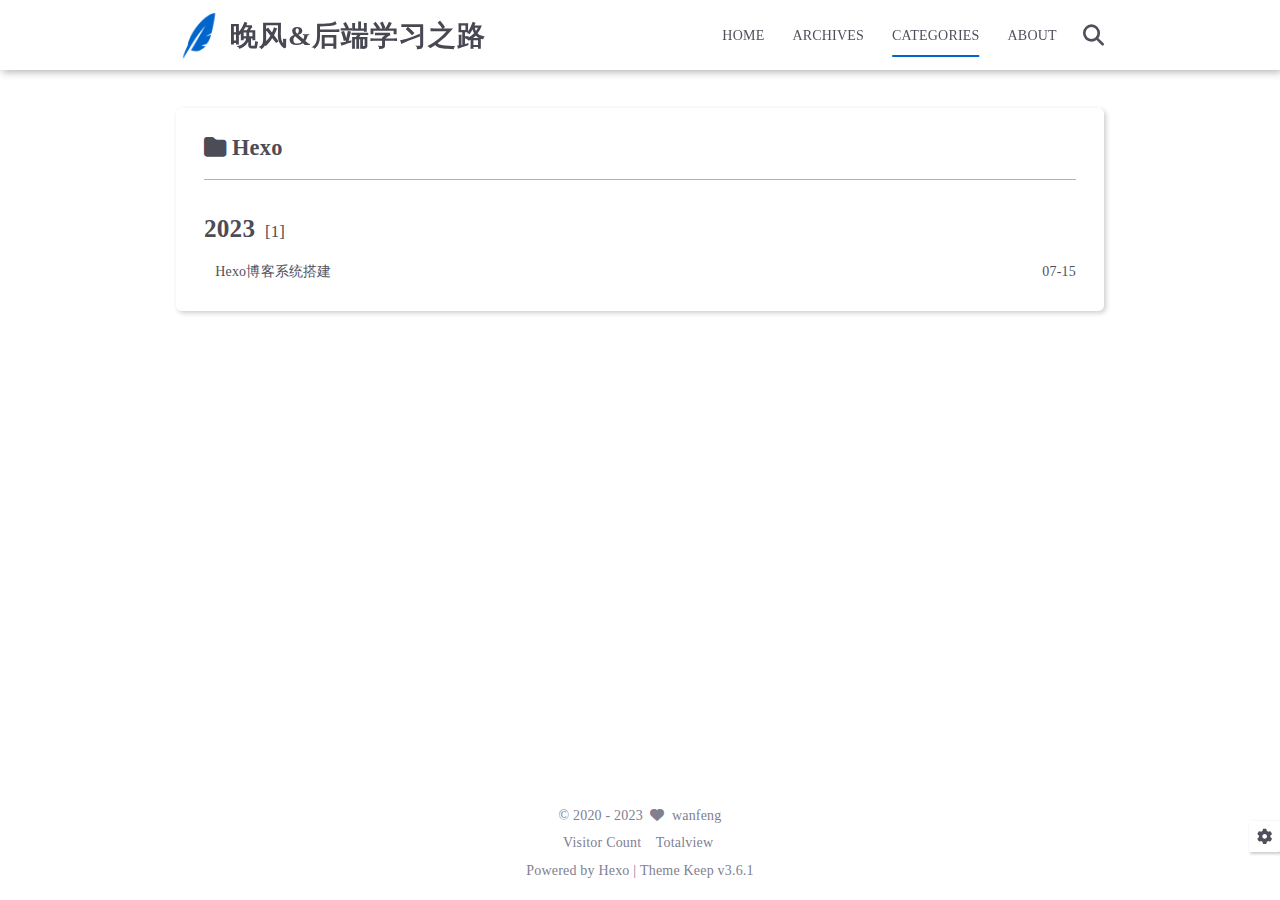
<file: categories/Hexo/index.html>
<!DOCTYPE html>
<html lang="en">
<head>
    <meta charset="utf-8">
    <meta name="viewport" content="width=device-width, initial-scale=1, maximum-scale=1">
    <meta name="keywords" content="Hexo Theme Keep">
    <meta name="description" content="Hexo Theme Keep">
    <meta name="author" content="wanfeng">
    
    <title>
        
            Category: Hexo |
        
        晚风&amp;后端学习之路
    </title>
    
<link rel="stylesheet" href="/css/style.css">

    <link rel="shortcut icon" href="/images/logo.png">
    
<link rel="stylesheet" href="/font/css/fontawesome.min.css">

    
<link rel="stylesheet" href="/font/css/regular.min.css">

    
<link rel="stylesheet" href="/font/css/solid.min.css">

    
<link rel="stylesheet" href="/font/css/brands.min.css">

    <script id="hexo-configurations">
    let KEEP = window.KEEP || {}
    KEEP.hexo_config = {"hostname":"example.com","root":"/","language":"en","path":"search.xml"}
    KEEP.theme_config = {"toc":{"enable":true,"number":false,"expand_all":false,"init_open":true},"style":{"primary_color":"#0066cc","logo":"/images/logo.png","favicon":"/images/logo.png","avatar":"/images/headimage.png","font_size":"14px","font_family":"STHeiti","hover":{"shadow":true,"scale":true},"first_screen":{"enable":true,"header_transparent":false,"background_img":"/images/bg.svg","description":"我以为一个人要很优秀，才能被人喜欢||其实只要一个人足够热烈，就一定能点燃另一个人","font_color":null,"hitokoto":false},"scroll":{"progress_bar":true,"percent":false}},"local_search":{"enable":true,"preload":true},"code_copy":{},"code_block":{"tools":{"enable":true,"style":"default"},"highlight_theme":"default"},"side_tools":{},"pjax":{"enable":false},"lazyload":{"enable":false},"comment":{"enable":false,"use":null,"waline":{"server_url":null,"reaction":true,"version":2}},"post":{"author_label":{"enable":true,"auto":true,"custom_label_list":["Trainee","Engineer","Architect"]},"word_count":{"enable":true,"wordcount":true,"min2read":true},"img_align":"center","copyright_info":false},"version":"3.6.1"}
    KEEP.language_ago = {"second":"%s seconds ago","minute":"%s minutes ago","hour":"%s hours ago","day":"%s days ago","week":"%s weeks ago","month":"%s months ago","year":"%s years ago"}
    KEEP.language_code_block = {"copy":"Copy code","copied":"Copied","fold":"Fold code block","folded":"Folded"}
    KEEP.language_copy_copyright = {"copy":"Copy copyright info","copied":"Copied","title":"Original article title","author":"Original article author","link":"Original article link"}
  </script>
<meta name="generator" content="Hexo 6.3.0"></head>


<body>
<div class="progress-bar-container">
    
        <span class="scroll-progress-bar"></span>
    

    
</div>


<main class="page-container">

    

    <div class="page-main-content">

        <div class="page-main-content-top">
            
<header class="header-wrapper">

    <div class="header-content">
        <div class="left">
            
                <a class="logo-image" href="/">
                    <img src="/images/logo.png">
                </a>
            
            <a class="logo-title" href="/">
               晚风&amp;后端学习之路
            </a>
        </div>

        <div class="right">
            <div class="pc">
                <ul class="menu-list">
                    
                        <li class="menu-item">
                            <a class=""
                               href="/"
                            >
                                HOME
                            </a>
                        </li>
                    
                        <li class="menu-item">
                            <a class=""
                               href="/archives"
                            >
                                ARCHIVES
                            </a>
                        </li>
                    
                        <li class="menu-item">
                            <a class="active"
                               href="/categories"
                            >
                                CATEGORIES
                            </a>
                        </li>
                    
                        <li class="menu-item">
                            <a class=""
                               href="/about"
                            >
                                ABOUT
                            </a>
                        </li>
                    
                    
                        <li class="menu-item search search-popup-trigger">
                            <i class="fas fa-search"></i>
                        </li>
                    
                </ul>
            </div>
            <div class="mobile">
                
                    <div class="icon-item search search-popup-trigger"><i class="fas fa-search"></i></div>
                
                <div class="icon-item menu-bar">
                    <div class="menu-bar-middle"></div>
                </div>
            </div>
        </div>
    </div>

    <div class="header-drawer">
        <ul class="drawer-menu-list">
            
                <li class="drawer-menu-item flex-center">
                    <a class=""
                       href="/">HOME</a>
                </li>
            
                <li class="drawer-menu-item flex-center">
                    <a class=""
                       href="/archives">ARCHIVES</a>
                </li>
            
                <li class="drawer-menu-item flex-center">
                    <a class="active"
                       href="/categories">CATEGORIES</a>
                </li>
            
                <li class="drawer-menu-item flex-center">
                    <a class=""
                       href="/about">ABOUT</a>
                </li>
            
        </ul>
    </div>

    <div class="window-mask"></div>

</header>


        </div>

        <div class="page-main-content-middle">

            <div class="main-content">

                
                    <div class="fade-in-down-animation">
    <div class="category-container">
        <div class="category-name">
            <i class="fas fa-folder"></i>&nbsp;Hexo
        </div>
        <div class="category-post-list">
            
<div class="archive-list-container">
    
        <section class="archive-item">
            <div class="archive-item-header">
                <span class="archive-year">2023</span>
                <span class="archive-year-post-count">[1]</span>
            </div>
            <ul class="article-list">
                
                    <li class="article-item">
                        <a class="article-title"
                           href="/2023/07/15/Hexo%E5%8D%9A%E5%AE%A2%E7%B3%BB%E7%BB%9F%E6%90%AD%E5%BB%BA/"
                        >Hexo博客系统搭建</a>
                        <span class="article-date">07-15</span>
                    </li>
                
            </ul>
        </section>
    
</div>

        </div>
    </div>
    <div class="category-paginator">
        <div class="paginator">
    

    
</div>

    </div>
</div>


                
            </div>

        </div>

        <div class="page-main-content-bottom">
            
<footer class="footer">
    <div class="info-container">
        <div class="copyright-info info-item">
            &copy;
            
                <span>2020</span> -
            
            2023
            
                &nbsp;<i class="fas fa-heart icon-animate"></i>
                &nbsp;<a href="/">wanfeng</a>
            
        </div>
        
            <script async 
                    src="//busuanzi.ibruce.info/busuanzi/2.3/busuanzi.pure.mini.js"></script>
            <div class="website-count info-item">
                
                    Visitor Count&nbsp;<span id="busuanzi_value_site_uv"></span>&ensp;
                
                
                    Totalview&nbsp;<span id="busuanzi_value_site_pv"></span>
                
            </div>
        
        <div class="theme-info info-item">
            Powered by <a target="_blank" href="https://hexo.io">Hexo</a>&nbsp;|&nbsp;Theme&nbsp;<a class="theme-version" target="_blank" href="https://github.com/XPoet/hexo-theme-keep">Keep v3.6.1</a>
        </div>
        
        
    </div>
</footer>

        </div>
    </div>

    

    <div class="right-bottom-side-tools">
        <div class="side-tools-container">
    <ul class="side-tools-list">
        <li class="tools-item tool-font-adjust-plus flex-center">
            <i class="fas fa-search-plus"></i>
        </li>

        <li class="tools-item tool-font-adjust-minus flex-center">
            <i class="fas fa-search-minus"></i>
        </li>

        <li class="tools-item tool-dark-light-toggle flex-center">
            <i class="fas fa-moon"></i>
        </li>

        <!-- rss -->
        

        
            <li class="tools-item tool-scroll-to-top flex-center">
                <i class="fas fa-arrow-up"></i>
            </li>
        

        <li class="tools-item tool-scroll-to-bottom flex-center">
            <i class="fas fa-arrow-down"></i>
        </li>
    </ul>

    <ul class="exposed-tools-list">
        <li class="tools-item tool-toggle-show flex-center">
            <i class="fas fa-cog fa-spin"></i>
        </li>
        
    </ul>
</div>

    </div>

    <div class="zoom-in-image-mask">
    <img class="zoom-in-image">
</div>


    
        <div class="search-pop-overlay">
    <div class="popup search-popup">
        <div class="search-header">
          <span class="search-input-field-pre">
            <i class="fas fa-keyboard"></i>
          </span>
            <div class="search-input-container">
                <input autocomplete="off"
                       autocorrect="off"
                       autocapitalize="off"
                       placeholder="Search..."
                       spellcheck="false"
                       type="search"
                       class="search-input"
                >
            </div>
            <span class="close-popup-btn">
                <i class="fas fa-times"></i>
            </span>
        </div>
        <div id="search-result">
            <div id="no-result">
                <i class="fas fa-spinner fa-pulse fa-5x fa-fw"></i>
            </div>
        </div>
    </div>
</div>

    

</main>




<script src="/js/utils.js"></script>

<script src="/js/main.js"></script>

<script src="/js/header-shrink.js"></script>

<script src="/js/back2top.js"></script>

<script src="/js/dark-light-toggle.js"></script>





    
<script src="/js/local-search.js"></script>




    
<script src="/js/code-block.js"></script>





<div class="post-scripts">
    
</div>



</body>
</html>
</file>
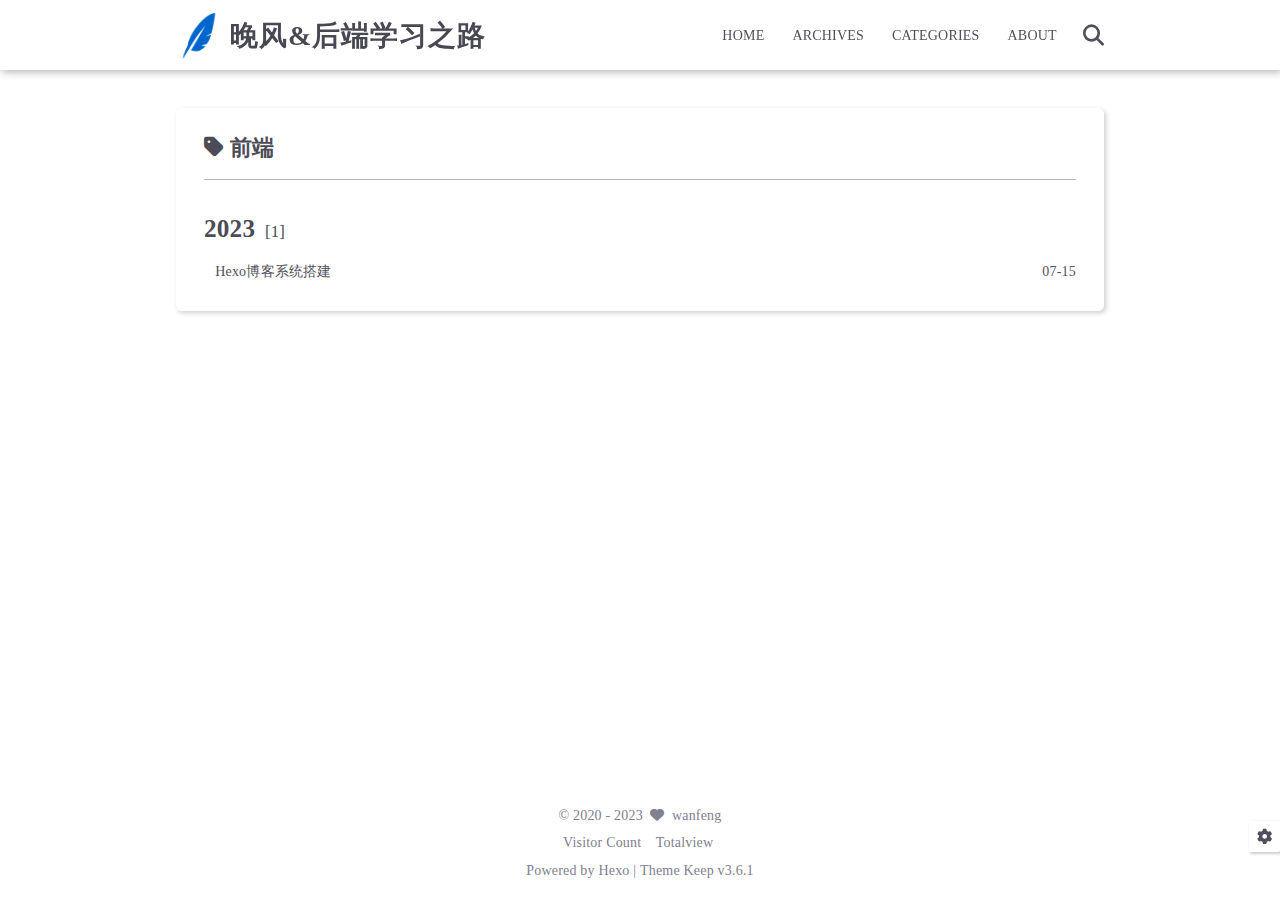
<file: tags/前端/index.html>
<!DOCTYPE html>
<html lang="en">
<head>
    <meta charset="utf-8">
    <meta name="viewport" content="width=device-width, initial-scale=1, maximum-scale=1">
    <meta name="keywords" content="Hexo Theme Keep">
    <meta name="description" content="Hexo Theme Keep">
    <meta name="author" content="wanfeng">
    
    <title>
        
            Tag: 前端 |
        
        晚风&amp;后端学习之路
    </title>
    
<link rel="stylesheet" href="/css/style.css">

    <link rel="shortcut icon" href="/images/logo.png">
    
<link rel="stylesheet" href="/font/css/fontawesome.min.css">

    
<link rel="stylesheet" href="/font/css/regular.min.css">

    
<link rel="stylesheet" href="/font/css/solid.min.css">

    
<link rel="stylesheet" href="/font/css/brands.min.css">

    <script id="hexo-configurations">
    let KEEP = window.KEEP || {}
    KEEP.hexo_config = {"hostname":"example.com","root":"/","language":"en","path":"search.xml"}
    KEEP.theme_config = {"toc":{"enable":true,"number":false,"expand_all":false,"init_open":true},"style":{"primary_color":"#0066cc","logo":"/images/logo.png","favicon":"/images/logo.png","avatar":"/images/headimage.png","font_size":"14px","font_family":"STHeiti","hover":{"shadow":true,"scale":true},"first_screen":{"enable":true,"header_transparent":false,"background_img":"/images/bg.svg","description":"我以为一个人要很优秀，才能被人喜欢||其实只要一个人足够热烈，就一定能点燃另一个人","font_color":null,"hitokoto":false},"scroll":{"progress_bar":true,"percent":false}},"local_search":{"enable":true,"preload":true},"code_copy":{},"code_block":{"tools":{"enable":true,"style":"default"},"highlight_theme":"default"},"side_tools":{},"pjax":{"enable":false},"lazyload":{"enable":false},"comment":{"enable":false,"use":null,"waline":{"server_url":null,"reaction":true,"version":2}},"post":{"author_label":{"enable":true,"auto":true,"custom_label_list":["Trainee","Engineer","Architect"]},"word_count":{"enable":true,"wordcount":true,"min2read":true},"img_align":"center","copyright_info":false},"version":"3.6.1"}
    KEEP.language_ago = {"second":"%s seconds ago","minute":"%s minutes ago","hour":"%s hours ago","day":"%s days ago","week":"%s weeks ago","month":"%s months ago","year":"%s years ago"}
    KEEP.language_code_block = {"copy":"Copy code","copied":"Copied","fold":"Fold code block","folded":"Folded"}
    KEEP.language_copy_copyright = {"copy":"Copy copyright info","copied":"Copied","title":"Original article title","author":"Original article author","link":"Original article link"}
  </script>
<meta name="generator" content="Hexo 6.3.0"></head>


<body>
<div class="progress-bar-container">
    
        <span class="scroll-progress-bar"></span>
    

    
</div>


<main class="page-container">

    

    <div class="page-main-content">

        <div class="page-main-content-top">
            
<header class="header-wrapper">

    <div class="header-content">
        <div class="left">
            
                <a class="logo-image" href="/">
                    <img src="/images/logo.png">
                </a>
            
            <a class="logo-title" href="/">
               晚风&amp;后端学习之路
            </a>
        </div>

        <div class="right">
            <div class="pc">
                <ul class="menu-list">
                    
                        <li class="menu-item">
                            <a class=""
                               href="/"
                            >
                                HOME
                            </a>
                        </li>
                    
                        <li class="menu-item">
                            <a class=""
                               href="/archives"
                            >
                                ARCHIVES
                            </a>
                        </li>
                    
                        <li class="menu-item">
                            <a class=""
                               href="/categories"
                            >
                                CATEGORIES
                            </a>
                        </li>
                    
                        <li class="menu-item">
                            <a class=""
                               href="/about"
                            >
                                ABOUT
                            </a>
                        </li>
                    
                    
                        <li class="menu-item search search-popup-trigger">
                            <i class="fas fa-search"></i>
                        </li>
                    
                </ul>
            </div>
            <div class="mobile">
                
                    <div class="icon-item search search-popup-trigger"><i class="fas fa-search"></i></div>
                
                <div class="icon-item menu-bar">
                    <div class="menu-bar-middle"></div>
                </div>
            </div>
        </div>
    </div>

    <div class="header-drawer">
        <ul class="drawer-menu-list">
            
                <li class="drawer-menu-item flex-center">
                    <a class=""
                       href="/">HOME</a>
                </li>
            
                <li class="drawer-menu-item flex-center">
                    <a class=""
                       href="/archives">ARCHIVES</a>
                </li>
            
                <li class="drawer-menu-item flex-center">
                    <a class=""
                       href="/categories">CATEGORIES</a>
                </li>
            
                <li class="drawer-menu-item flex-center">
                    <a class=""
                       href="/about">ABOUT</a>
                </li>
            
        </ul>
    </div>

    <div class="window-mask"></div>

</header>


        </div>

        <div class="page-main-content-middle">

            <div class="main-content">

                
                    <div class="fade-in-down-animation">
    <div class="tag-container">
        <div class="tag-name"><i class="fas fa-tag"></i>&nbsp;前端
        </div>
        <div class="tag-post-list">
            
<div class="archive-list-container">
    
        <section class="archive-item">
            <div class="archive-item-header">
                <span class="archive-year">2023</span>
                <span class="archive-year-post-count">[1]</span>
            </div>
            <ul class="article-list">
                
                    <li class="article-item">
                        <a class="article-title"
                           href="/2023/07/15/Hexo%E5%8D%9A%E5%AE%A2%E7%B3%BB%E7%BB%9F%E6%90%AD%E5%BB%BA/"
                        >Hexo博客系统搭建</a>
                        <span class="article-date">07-15</span>
                    </li>
                
            </ul>
        </section>
    
</div>

        </div>
    </div>

    <div class="tag-paginator">
        <div class="paginator">
    

    
</div>

    </div>
</div>


                
            </div>

        </div>

        <div class="page-main-content-bottom">
            
<footer class="footer">
    <div class="info-container">
        <div class="copyright-info info-item">
            &copy;
            
                <span>2020</span> -
            
            2023
            
                &nbsp;<i class="fas fa-heart icon-animate"></i>
                &nbsp;<a href="/">wanfeng</a>
            
        </div>
        
            <script async 
                    src="//busuanzi.ibruce.info/busuanzi/2.3/busuanzi.pure.mini.js"></script>
            <div class="website-count info-item">
                
                    Visitor Count&nbsp;<span id="busuanzi_value_site_uv"></span>&ensp;
                
                
                    Totalview&nbsp;<span id="busuanzi_value_site_pv"></span>
                
            </div>
        
        <div class="theme-info info-item">
            Powered by <a target="_blank" href="https://hexo.io">Hexo</a>&nbsp;|&nbsp;Theme&nbsp;<a class="theme-version" target="_blank" href="https://github.com/XPoet/hexo-theme-keep">Keep v3.6.1</a>
        </div>
        
        
    </div>
</footer>

        </div>
    </div>

    

    <div class="right-bottom-side-tools">
        <div class="side-tools-container">
    <ul class="side-tools-list">
        <li class="tools-item tool-font-adjust-plus flex-center">
            <i class="fas fa-search-plus"></i>
        </li>

        <li class="tools-item tool-font-adjust-minus flex-center">
            <i class="fas fa-search-minus"></i>
        </li>

        <li class="tools-item tool-dark-light-toggle flex-center">
            <i class="fas fa-moon"></i>
        </li>

        <!-- rss -->
        

        
            <li class="tools-item tool-scroll-to-top flex-center">
                <i class="fas fa-arrow-up"></i>
            </li>
        

        <li class="tools-item tool-scroll-to-bottom flex-center">
            <i class="fas fa-arrow-down"></i>
        </li>
    </ul>

    <ul class="exposed-tools-list">
        <li class="tools-item tool-toggle-show flex-center">
            <i class="fas fa-cog fa-spin"></i>
        </li>
        
    </ul>
</div>

    </div>

    <div class="zoom-in-image-mask">
    <img class="zoom-in-image">
</div>


    
        <div class="search-pop-overlay">
    <div class="popup search-popup">
        <div class="search-header">
          <span class="search-input-field-pre">
            <i class="fas fa-keyboard"></i>
          </span>
            <div class="search-input-container">
                <input autocomplete="off"
                       autocorrect="off"
                       autocapitalize="off"
                       placeholder="Search..."
                       spellcheck="false"
                       type="search"
                       class="search-input"
                >
            </div>
            <span class="close-popup-btn">
                <i class="fas fa-times"></i>
            </span>
        </div>
        <div id="search-result">
            <div id="no-result">
                <i class="fas fa-spinner fa-pulse fa-5x fa-fw"></i>
            </div>
        </div>
    </div>
</div>

    

</main>




<script src="/js/utils.js"></script>

<script src="/js/main.js"></script>

<script src="/js/header-shrink.js"></script>

<script src="/js/back2top.js"></script>

<script src="/js/dark-light-toggle.js"></script>





    
<script src="/js/local-search.js"></script>




    
<script src="/js/code-block.js"></script>





<div class="post-scripts">
    
</div>



</body>
</html>
</file>
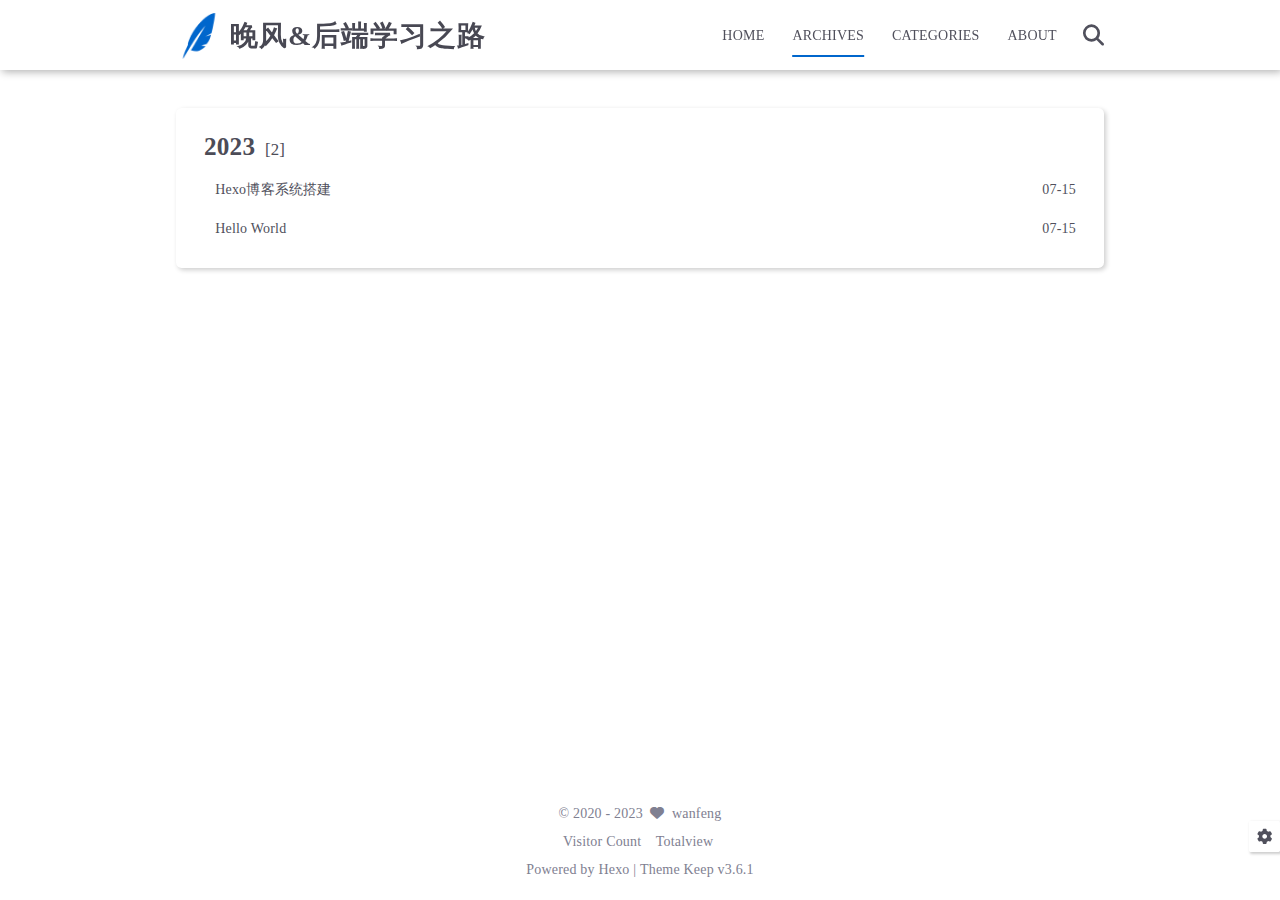
<file: archives/2023/07/index.html>
<!DOCTYPE html>
<html lang="en">
<head>
    <meta charset="utf-8">
    <meta name="viewport" content="width=device-width, initial-scale=1, maximum-scale=1">
    <meta name="keywords" content="Hexo Theme Keep">
    <meta name="description" content="Hexo Theme Keep">
    <meta name="author" content="wanfeng">
    
    <title>
        
            Archive: 2023/7 |
        
        晚风&amp;后端学习之路
    </title>
    
<link rel="stylesheet" href="/css/style.css">

    <link rel="shortcut icon" href="/images/logo.png">
    
<link rel="stylesheet" href="/font/css/fontawesome.min.css">

    
<link rel="stylesheet" href="/font/css/regular.min.css">

    
<link rel="stylesheet" href="/font/css/solid.min.css">

    
<link rel="stylesheet" href="/font/css/brands.min.css">

    <script id="hexo-configurations">
    let KEEP = window.KEEP || {}
    KEEP.hexo_config = {"hostname":"example.com","root":"/","language":"en","path":"search.xml"}
    KEEP.theme_config = {"toc":{"enable":true,"number":false,"expand_all":false,"init_open":true},"style":{"primary_color":"#0066cc","logo":"/images/logo.png","favicon":"/images/logo.png","avatar":"/images/headimage.png","font_size":"14px","font_family":"STHeiti","hover":{"shadow":true,"scale":true},"first_screen":{"enable":true,"header_transparent":false,"background_img":"/images/bg.svg","description":"我以为一个人要很优秀，才能被人喜欢||其实只要一个人足够热烈，就一定能点燃另一个人","font_color":null,"hitokoto":false},"scroll":{"progress_bar":true,"percent":false}},"local_search":{"enable":true,"preload":true},"code_copy":{},"code_block":{"tools":{"enable":true,"style":"default"},"highlight_theme":"default"},"side_tools":{},"pjax":{"enable":false},"lazyload":{"enable":false},"comment":{"enable":false,"use":null,"waline":{"server_url":null,"reaction":true,"version":2}},"post":{"author_label":{"enable":true,"auto":true,"custom_label_list":["Trainee","Engineer","Architect"]},"word_count":{"enable":true,"wordcount":true,"min2read":true},"img_align":"center","copyright_info":false},"version":"3.6.1"}
    KEEP.language_ago = {"second":"%s seconds ago","minute":"%s minutes ago","hour":"%s hours ago","day":"%s days ago","week":"%s weeks ago","month":"%s months ago","year":"%s years ago"}
    KEEP.language_code_block = {"copy":"Copy code","copied":"Copied","fold":"Fold code block","folded":"Folded"}
    KEEP.language_copy_copyright = {"copy":"Copy copyright info","copied":"Copied","title":"Original article title","author":"Original article author","link":"Original article link"}
  </script>
<meta name="generator" content="Hexo 6.3.0"></head>


<body>
<div class="progress-bar-container">
    
        <span class="scroll-progress-bar"></span>
    

    
</div>


<main class="page-container">

    

    <div class="page-main-content">

        <div class="page-main-content-top">
            
<header class="header-wrapper">

    <div class="header-content">
        <div class="left">
            
                <a class="logo-image" href="/">
                    <img src="/images/logo.png">
                </a>
            
            <a class="logo-title" href="/">
               晚风&amp;后端学习之路
            </a>
        </div>

        <div class="right">
            <div class="pc">
                <ul class="menu-list">
                    
                        <li class="menu-item">
                            <a class=""
                               href="/"
                            >
                                HOME
                            </a>
                        </li>
                    
                        <li class="menu-item">
                            <a class="active"
                               href="/archives"
                            >
                                ARCHIVES
                            </a>
                        </li>
                    
                        <li class="menu-item">
                            <a class=""
                               href="/categories"
                            >
                                CATEGORIES
                            </a>
                        </li>
                    
                        <li class="menu-item">
                            <a class=""
                               href="/about"
                            >
                                ABOUT
                            </a>
                        </li>
                    
                    
                        <li class="menu-item search search-popup-trigger">
                            <i class="fas fa-search"></i>
                        </li>
                    
                </ul>
            </div>
            <div class="mobile">
                
                    <div class="icon-item search search-popup-trigger"><i class="fas fa-search"></i></div>
                
                <div class="icon-item menu-bar">
                    <div class="menu-bar-middle"></div>
                </div>
            </div>
        </div>
    </div>

    <div class="header-drawer">
        <ul class="drawer-menu-list">
            
                <li class="drawer-menu-item flex-center">
                    <a class=""
                       href="/">HOME</a>
                </li>
            
                <li class="drawer-menu-item flex-center">
                    <a class="active"
                       href="/archives">ARCHIVES</a>
                </li>
            
                <li class="drawer-menu-item flex-center">
                    <a class=""
                       href="/categories">CATEGORIES</a>
                </li>
            
                <li class="drawer-menu-item flex-center">
                    <a class=""
                       href="/about">ABOUT</a>
                </li>
            
        </ul>
    </div>

    <div class="window-mask"></div>

</header>


        </div>

        <div class="page-main-content-middle">

            <div class="main-content">

                
                    <div class="fade-in-down-animation">
    <div class="archive-container ">
        
<div class="archive-list-container">
    
        <section class="archive-item">
            <div class="archive-item-header">
                <span class="archive-year">2023</span>
                <span class="archive-year-post-count">[2]</span>
            </div>
            <ul class="article-list">
                
                    <li class="article-item">
                        <a class="article-title"
                           href="/2023/07/15/Hexo%E5%8D%9A%E5%AE%A2%E7%B3%BB%E7%BB%9F%E6%90%AD%E5%BB%BA/"
                        >Hexo博客系统搭建</a>
                        <span class="article-date">07-15</span>
                    </li>
                
                    <li class="article-item">
                        <a class="article-title"
                           href="/2023/07/15/hello-world/"
                        >Hello World</a>
                        <span class="article-date">07-15</span>
                    </li>
                
            </ul>
        </section>
    
</div>

    </div>
</div>

                
            </div>

        </div>

        <div class="page-main-content-bottom">
            
<footer class="footer">
    <div class="info-container">
        <div class="copyright-info info-item">
            &copy;
            
                <span>2020</span> -
            
            2023
            
                &nbsp;<i class="fas fa-heart icon-animate"></i>
                &nbsp;<a href="/">wanfeng</a>
            
        </div>
        
            <script async 
                    src="//busuanzi.ibruce.info/busuanzi/2.3/busuanzi.pure.mini.js"></script>
            <div class="website-count info-item">
                
                    Visitor Count&nbsp;<span id="busuanzi_value_site_uv"></span>&ensp;
                
                
                    Totalview&nbsp;<span id="busuanzi_value_site_pv"></span>
                
            </div>
        
        <div class="theme-info info-item">
            Powered by <a target="_blank" href="https://hexo.io">Hexo</a>&nbsp;|&nbsp;Theme&nbsp;<a class="theme-version" target="_blank" href="https://github.com/XPoet/hexo-theme-keep">Keep v3.6.1</a>
        </div>
        
        
    </div>
</footer>

        </div>
    </div>

    

    <div class="right-bottom-side-tools">
        <div class="side-tools-container">
    <ul class="side-tools-list">
        <li class="tools-item tool-font-adjust-plus flex-center">
            <i class="fas fa-search-plus"></i>
        </li>

        <li class="tools-item tool-font-adjust-minus flex-center">
            <i class="fas fa-search-minus"></i>
        </li>

        <li class="tools-item tool-dark-light-toggle flex-center">
            <i class="fas fa-moon"></i>
        </li>

        <!-- rss -->
        

        
            <li class="tools-item tool-scroll-to-top flex-center">
                <i class="fas fa-arrow-up"></i>
            </li>
        

        <li class="tools-item tool-scroll-to-bottom flex-center">
            <i class="fas fa-arrow-down"></i>
        </li>
    </ul>

    <ul class="exposed-tools-list">
        <li class="tools-item tool-toggle-show flex-center">
            <i class="fas fa-cog fa-spin"></i>
        </li>
        
    </ul>
</div>

    </div>

    <div class="zoom-in-image-mask">
    <img class="zoom-in-image">
</div>


    
        <div class="search-pop-overlay">
    <div class="popup search-popup">
        <div class="search-header">
          <span class="search-input-field-pre">
            <i class="fas fa-keyboard"></i>
          </span>
            <div class="search-input-container">
                <input autocomplete="off"
                       autocorrect="off"
                       autocapitalize="off"
                       placeholder="Search..."
                       spellcheck="false"
                       type="search"
                       class="search-input"
                >
            </div>
            <span class="close-popup-btn">
                <i class="fas fa-times"></i>
            </span>
        </div>
        <div id="search-result">
            <div id="no-result">
                <i class="fas fa-spinner fa-pulse fa-5x fa-fw"></i>
            </div>
        </div>
    </div>
</div>

    

</main>




<script src="/js/utils.js"></script>

<script src="/js/main.js"></script>

<script src="/js/header-shrink.js"></script>

<script src="/js/back2top.js"></script>

<script src="/js/dark-light-toggle.js"></script>





    
<script src="/js/local-search.js"></script>




    
<script src="/js/code-block.js"></script>





<div class="post-scripts">
    
</div>



</body>
</html>
</file>
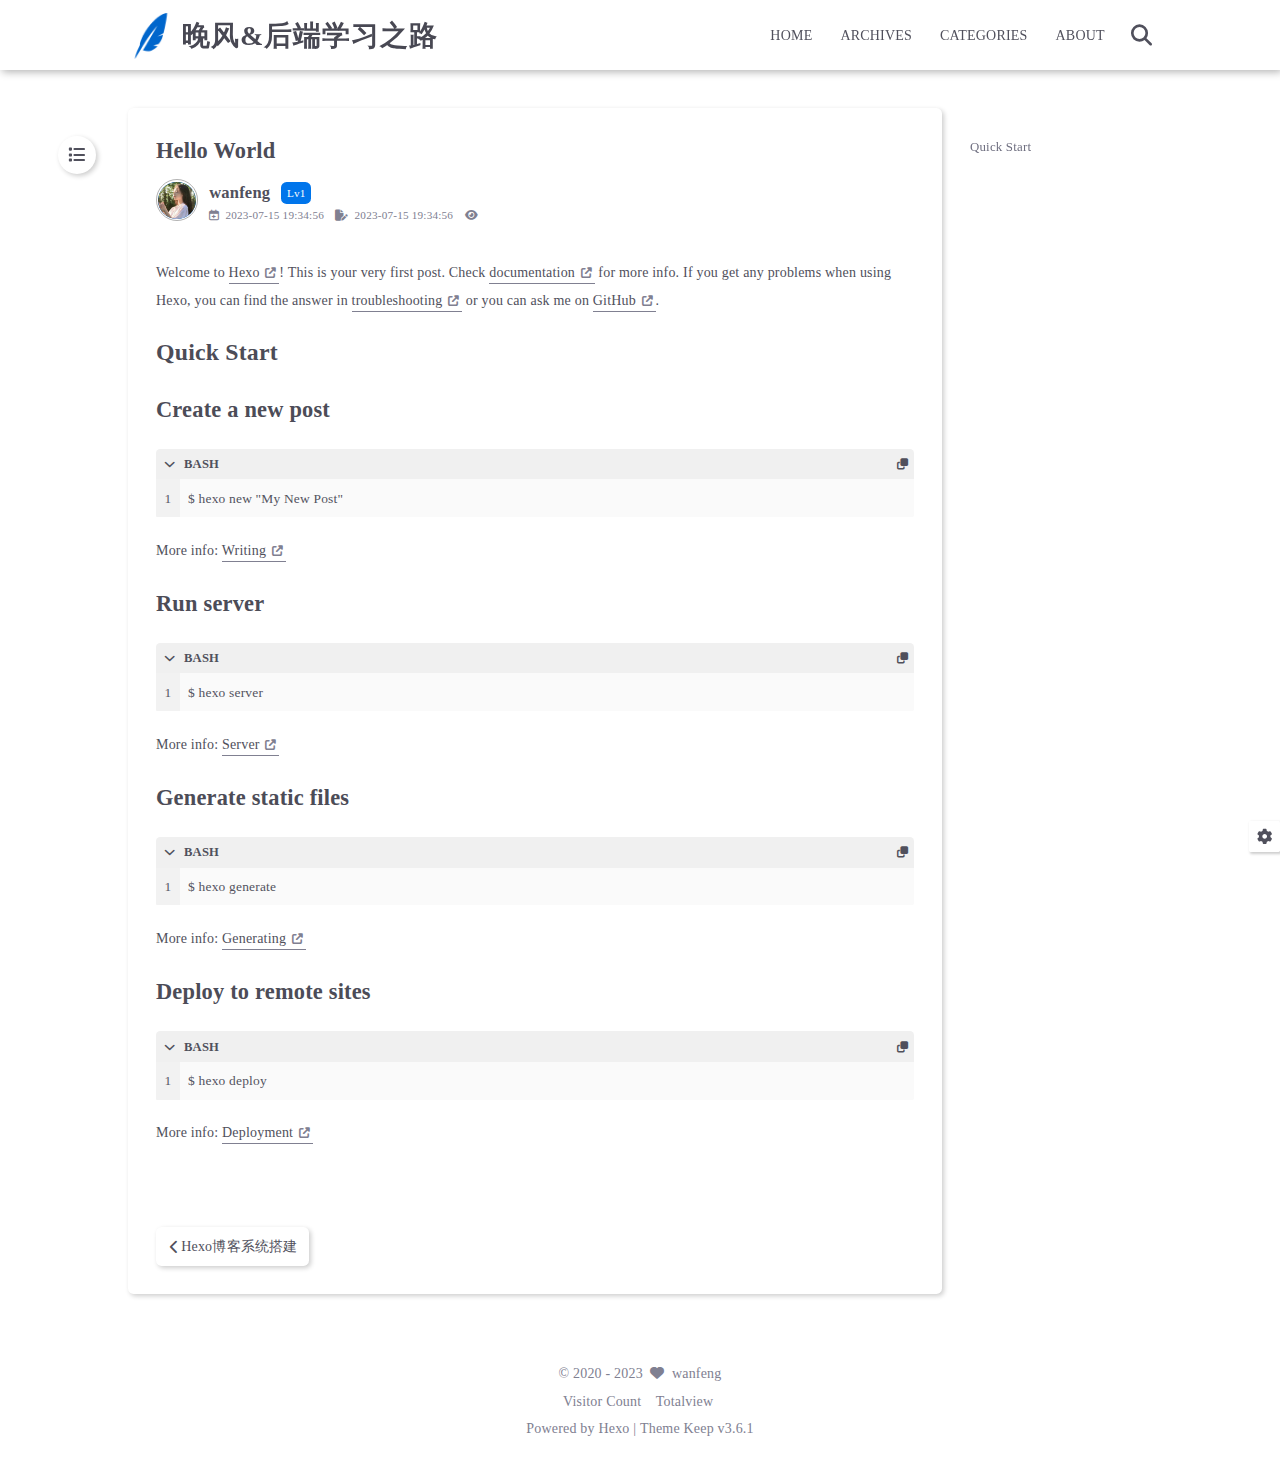
<file: 2023/07/15/hello-world/index.html>
<!DOCTYPE html>
<html lang="en">
<head>
    <meta charset="utf-8">
    <meta name="viewport" content="width=device-width, initial-scale=1, maximum-scale=1">
    <meta name="keywords" content="Hexo Theme Keep">
    <meta name="description" content="Hexo Theme Keep">
    <meta name="author" content="wanfeng">
    
    <title>
        
            Hello World |
        
        晚风&amp;后端学习之路
    </title>
    
<link rel="stylesheet" href="/css/style.css">

    <link rel="shortcut icon" href="/images/logo.png">
    
<link rel="stylesheet" href="/font/css/fontawesome.min.css">

    
<link rel="stylesheet" href="/font/css/regular.min.css">

    
<link rel="stylesheet" href="/font/css/solid.min.css">

    
<link rel="stylesheet" href="/font/css/brands.min.css">

    <script id="hexo-configurations">
    let KEEP = window.KEEP || {}
    KEEP.hexo_config = {"hostname":"example.com","root":"/","language":"en","path":"search.xml"}
    KEEP.theme_config = {"toc":{"enable":true,"number":false,"expand_all":false,"init_open":true},"style":{"primary_color":"#0066cc","logo":"/images/logo.png","favicon":"/images/logo.png","avatar":"/images/headimage.png","font_size":"14px","font_family":"STHeiti","hover":{"shadow":true,"scale":true},"first_screen":{"enable":true,"header_transparent":false,"background_img":"/images/bg.svg","description":"我以为一个人要很优秀，才能被人喜欢||其实只要一个人足够热烈，就一定能点燃另一个人","font_color":null,"hitokoto":false},"scroll":{"progress_bar":true,"percent":false}},"local_search":{"enable":true,"preload":true},"code_copy":{},"code_block":{"tools":{"enable":true,"style":"default"},"highlight_theme":"default"},"side_tools":{},"pjax":{"enable":false},"lazyload":{"enable":false},"comment":{"enable":false,"use":null,"waline":{"server_url":null,"reaction":true,"version":2}},"post":{"author_label":{"enable":true,"auto":true,"custom_label_list":["Trainee","Engineer","Architect"]},"word_count":{"enable":true,"wordcount":true,"min2read":true},"img_align":"center","copyright_info":false},"version":"3.6.1"}
    KEEP.language_ago = {"second":"%s seconds ago","minute":"%s minutes ago","hour":"%s hours ago","day":"%s days ago","week":"%s weeks ago","month":"%s months ago","year":"%s years ago"}
    KEEP.language_code_block = {"copy":"Copy code","copied":"Copied","fold":"Fold code block","folded":"Folded"}
    KEEP.language_copy_copyright = {"copy":"Copy copyright info","copied":"Copied","title":"Original article title","author":"Original article author","link":"Original article link"}
  </script>
<meta name="generator" content="Hexo 6.3.0"></head>


<body>
<div class="progress-bar-container">
    
        <span class="scroll-progress-bar"></span>
    

    
</div>


<main class="page-container">

    

    <div class="page-main-content">

        <div class="page-main-content-top">
            
<header class="header-wrapper">

    <div class="header-content">
        <div class="left">
            
                <a class="logo-image" href="/">
                    <img src="/images/logo.png">
                </a>
            
            <a class="logo-title" href="/">
               晚风&amp;后端学习之路
            </a>
        </div>

        <div class="right">
            <div class="pc">
                <ul class="menu-list">
                    
                        <li class="menu-item">
                            <a class=""
                               href="/"
                            >
                                HOME
                            </a>
                        </li>
                    
                        <li class="menu-item">
                            <a class=""
                               href="/archives"
                            >
                                ARCHIVES
                            </a>
                        </li>
                    
                        <li class="menu-item">
                            <a class=""
                               href="/categories"
                            >
                                CATEGORIES
                            </a>
                        </li>
                    
                        <li class="menu-item">
                            <a class=""
                               href="/about"
                            >
                                ABOUT
                            </a>
                        </li>
                    
                    
                        <li class="menu-item search search-popup-trigger">
                            <i class="fas fa-search"></i>
                        </li>
                    
                </ul>
            </div>
            <div class="mobile">
                
                    <div class="icon-item search search-popup-trigger"><i class="fas fa-search"></i></div>
                
                <div class="icon-item menu-bar">
                    <div class="menu-bar-middle"></div>
                </div>
            </div>
        </div>
    </div>

    <div class="header-drawer">
        <ul class="drawer-menu-list">
            
                <li class="drawer-menu-item flex-center">
                    <a class=""
                       href="/">HOME</a>
                </li>
            
                <li class="drawer-menu-item flex-center">
                    <a class=""
                       href="/archives">ARCHIVES</a>
                </li>
            
                <li class="drawer-menu-item flex-center">
                    <a class=""
                       href="/categories">CATEGORIES</a>
                </li>
            
                <li class="drawer-menu-item flex-center">
                    <a class=""
                       href="/about">ABOUT</a>
                </li>
            
        </ul>
    </div>

    <div class="window-mask"></div>

</header>


        </div>

        <div class="page-main-content-middle">

            <div class="main-content">

                
                    <div class="fade-in-down-animation">
    <div class="post-page-container">
        <div class="article-content-container">

            <div class="article-title">
                <span class="title-hover-animation">Hello World</span>
            </div>

            
                <div class="article-header">
                    <div class="avatar">
                        <img src="/images/headimage.png">
                    </div>
                    <div class="info">
                        <div class="author">
                            <span class="name">wanfeng</span>
                            
                                <span class="author-label">Lv1</span>
                            
                        </div>
                        <div class="meta-info">
                            
<div class="article-meta-info">
    <span class="article-date article-meta-item">
        
            <i class="fa-regular fa-calendar-plus"></i>&nbsp;
        
        <span class="pc">2023-07-15 19:34:56</span>
        <span class="mobile">2023-07-15 19:34</span>
    </span>
    
        <span class="article-update-date article-meta-item">
        <i class="fas fa-file-pen"></i>&nbsp;
        <span class="pc">2023-07-15 19:34:56</span>
    </span>
    
    
    

    
    
    
    
        <span class="article-pv article-meta-item">
            <i class="fas fa-eye"></i>&nbsp;<span id="busuanzi_value_page_pv"></span>
        </span>
    
</div>

                        </div>
                    </div>
                </div>
            

            <div class="article-content keep-markdown-body">
                

                <p>Welcome to <a class="link"   target="_blank" rel="noopener" href="https://hexo.io/" >Hexo<i class="fas fa-external-link-alt"></i></a>! This is your very first post. Check <a class="link"   target="_blank" rel="noopener" href="https://hexo.io/docs/" >documentation<i class="fas fa-external-link-alt"></i></a> for more info. If you get any problems when using Hexo, you can find the answer in <a class="link"   target="_blank" rel="noopener" href="https://hexo.io/docs/troubleshooting.html" >troubleshooting<i class="fas fa-external-link-alt"></i></a> or you can ask me on <a class="link"   target="_blank" rel="noopener" href="https://github.com/hexojs/hexo/issues" >GitHub<i class="fas fa-external-link-alt"></i></a>.</p>
<h2 id="Quick-Start"><a href="#Quick-Start" class="headerlink" title="Quick Start"></a>Quick Start</h2><h3 id="Create-a-new-post"><a href="#Create-a-new-post" class="headerlink" title="Create a new post"></a>Create a new post</h3><figure class="highlight bash"><table><tr><td class="gutter"><pre><span class="line">1</span><br></pre></td><td class="code"><pre><span class="line">$ hexo new <span class="string">&quot;My New Post&quot;</span></span><br></pre></td></tr></table></figure>

<p>More info: <a class="link"   target="_blank" rel="noopener" href="https://hexo.io/docs/writing.html" >Writing<i class="fas fa-external-link-alt"></i></a></p>
<h3 id="Run-server"><a href="#Run-server" class="headerlink" title="Run server"></a>Run server</h3><figure class="highlight bash"><table><tr><td class="gutter"><pre><span class="line">1</span><br></pre></td><td class="code"><pre><span class="line">$ hexo server</span><br></pre></td></tr></table></figure>

<p>More info: <a class="link"   target="_blank" rel="noopener" href="https://hexo.io/docs/server.html" >Server<i class="fas fa-external-link-alt"></i></a></p>
<h3 id="Generate-static-files"><a href="#Generate-static-files" class="headerlink" title="Generate static files"></a>Generate static files</h3><figure class="highlight bash"><table><tr><td class="gutter"><pre><span class="line">1</span><br></pre></td><td class="code"><pre><span class="line">$ hexo generate</span><br></pre></td></tr></table></figure>

<p>More info: <a class="link"   target="_blank" rel="noopener" href="https://hexo.io/docs/generating.html" >Generating<i class="fas fa-external-link-alt"></i></a></p>
<h3 id="Deploy-to-remote-sites"><a href="#Deploy-to-remote-sites" class="headerlink" title="Deploy to remote sites"></a>Deploy to remote sites</h3><figure class="highlight bash"><table><tr><td class="gutter"><pre><span class="line">1</span><br></pre></td><td class="code"><pre><span class="line">$ hexo deploy</span><br></pre></td></tr></table></figure>

<p>More info: <a class="link"   target="_blank" rel="noopener" href="https://hexo.io/docs/one-command-deployment.html" >Deployment<i class="fas fa-external-link-alt"></i></a></p>

            </div>

            

            

            
                <div class="article-nav">
                    
                        <div class="article-prev">
                            <a class="prev"
                               rel="prev"
                               href="/2023/07/15/Hexo%E5%8D%9A%E5%AE%A2%E7%B3%BB%E7%BB%9F%E6%90%AD%E5%BB%BA/"
                            >
                            <span class="left arrow-icon flex-center">
                              <i class="fas fa-chevron-left"></i>
                            </span>
                                <span class="title flex-center">
                                <span class="post-nav-title-item">Hexo博客系统搭建</span>
                                <span class="post-nav-item">Prev posts</span>
                            </span>
                            </a>
                        </div>
                    
                    
                </div>
            

            
        </div>

        
            <div class="toc-content-container">
                <div class="post-toc-wrap">
    <div class="post-toc">
        <ol class="nav"><li class="nav-item nav-level-2"><a class="nav-link" href="#Quick-Start"><span class="nav-text">Quick Start</span></a><ol class="nav-child"><li class="nav-item nav-level-3"><a class="nav-link" href="#Create-a-new-post"><span class="nav-text">Create a new post</span></a></li><li class="nav-item nav-level-3"><a class="nav-link" href="#Run-server"><span class="nav-text">Run server</span></a></li><li class="nav-item nav-level-3"><a class="nav-link" href="#Generate-static-files"><span class="nav-text">Generate static files</span></a></li><li class="nav-item nav-level-3"><a class="nav-link" href="#Deploy-to-remote-sites"><span class="nav-text">Deploy to remote sites</span></a></li></ol></li></ol>
    </div>
</div>

            </div>
        
    </div>
</div>


                
            </div>

        </div>

        <div class="page-main-content-bottom">
            
<footer class="footer">
    <div class="info-container">
        <div class="copyright-info info-item">
            &copy;
            
                <span>2020</span> -
            
            2023
            
                &nbsp;<i class="fas fa-heart icon-animate"></i>
                &nbsp;<a href="/">wanfeng</a>
            
        </div>
        
            <script async 
                    src="//busuanzi.ibruce.info/busuanzi/2.3/busuanzi.pure.mini.js"></script>
            <div class="website-count info-item">
                
                    Visitor Count&nbsp;<span id="busuanzi_value_site_uv"></span>&ensp;
                
                
                    Totalview&nbsp;<span id="busuanzi_value_site_pv"></span>
                
            </div>
        
        <div class="theme-info info-item">
            Powered by <a target="_blank" href="https://hexo.io">Hexo</a>&nbsp;|&nbsp;Theme&nbsp;<a class="theme-version" target="_blank" href="https://github.com/XPoet/hexo-theme-keep">Keep v3.6.1</a>
        </div>
        
        
    </div>
</footer>

        </div>
    </div>

    
        <div class="post-tools">
            <div class="post-tools-container">
    <ul class="tools-list">
        <!-- TOC aside toggle -->
        
            <li class="tools-item flex-center toggle-show-toc">
                <i class="fas fa-list"></i>
            </li>
        

        <!-- go comment -->
        
    </ul>
</div>

        </div>
    

    <div class="right-bottom-side-tools">
        <div class="side-tools-container">
    <ul class="side-tools-list">
        <li class="tools-item tool-font-adjust-plus flex-center">
            <i class="fas fa-search-plus"></i>
        </li>

        <li class="tools-item tool-font-adjust-minus flex-center">
            <i class="fas fa-search-minus"></i>
        </li>

        <li class="tools-item tool-dark-light-toggle flex-center">
            <i class="fas fa-moon"></i>
        </li>

        <!-- rss -->
        

        
            <li class="tools-item tool-scroll-to-top flex-center">
                <i class="fas fa-arrow-up"></i>
            </li>
        

        <li class="tools-item tool-scroll-to-bottom flex-center">
            <i class="fas fa-arrow-down"></i>
        </li>
    </ul>

    <ul class="exposed-tools-list">
        <li class="tools-item tool-toggle-show flex-center">
            <i class="fas fa-cog fa-spin"></i>
        </li>
        
    </ul>
</div>

    </div>

    <div class="zoom-in-image-mask">
    <img class="zoom-in-image">
</div>


    
        <div class="search-pop-overlay">
    <div class="popup search-popup">
        <div class="search-header">
          <span class="search-input-field-pre">
            <i class="fas fa-keyboard"></i>
          </span>
            <div class="search-input-container">
                <input autocomplete="off"
                       autocorrect="off"
                       autocapitalize="off"
                       placeholder="Search..."
                       spellcheck="false"
                       type="search"
                       class="search-input"
                >
            </div>
            <span class="close-popup-btn">
                <i class="fas fa-times"></i>
            </span>
        </div>
        <div id="search-result">
            <div id="no-result">
                <i class="fas fa-spinner fa-pulse fa-5x fa-fw"></i>
            </div>
        </div>
    </div>
</div>

    

</main>




<script src="/js/utils.js"></script>

<script src="/js/main.js"></script>

<script src="/js/header-shrink.js"></script>

<script src="/js/back2top.js"></script>

<script src="/js/dark-light-toggle.js"></script>





    
<script src="/js/local-search.js"></script>




    
<script src="/js/code-block.js"></script>





<div class="post-scripts">
    
        
<script src="/js/post-helper.js"></script>

        
            
<script src="/js/libs/anime.min.js"></script>

        
        
            
<script src="/js/toc.js"></script>

        
    
</div>



</body>
</html>
</file>
<file: css/style.css>
:root {
  --primary-color: #06c;
  --primary-color-light-1: #0075eb;
  --primary-color-light-2: #0a85ff;
  --primary-color-dark-1: #005cb8;
  --primary-color-dark-2: #0052a3;
  --background-color-1: #fff;
  --background-color-2: #f7f7f7;
  --background-color-3: #f0f0f0;
  --content-background-color: #fff;
  --text-color-1: #484853;
  --text-color-2: #4c4c57;
  --text-color-3: #50505c;
  --text-color-4: #808091;
  --text-color-5: #b7b7c0;
  --text-color-6: #ededef;
  --toc-text-color: #6f6f80;
  --badge-color: #f0f0f0;
  --badge-background-color: #9393a1;
  --border-color: #b3b3b3;
  --selection-color: #0075eb;
  --shadow-color: rgba(0,0,0,0.2);
  --shadow-hover-color: rgba(0,0,0,0.3);
  --scrollbar-color: #60606e;
  --scrollbar-background-color: #e6e6e6;
  --toc-scrollbar-color: rgba(80,80,92,0.1);
  --copyright-info-color: #c03;
  --avatar-background-color: #005cb8;
  --header-transparent-background-1: rgba(255,255,255,0.28);
  --header-transparent-background-2: rgba(255,255,255,0.4);
  --pjax-progress-bar-color: linear-gradient(45deg, #f10006, #ef5b00, #e59c01, #19ca05, #00cab5, #0264c8, #c303c3);
  --article-aging-tips-color: #b78d0f;
  --article-aging-tips-background-color: rgba(183,141,15,0.1);
  --article-aging-tips-border-color: rgba(183,141,15,0.6);
}
@media (prefers-color-scheme: light) {
  :root {
    --primary-color: #06c;
    --primary-color-light-1: #0075eb;
    --primary-color-light-2: #0a85ff;
    --primary-color-dark-1: #005cb8;
    --primary-color-dark-2: #0052a3;
    --background-color-1: #fff;
    --background-color-2: #f7f7f7;
    --background-color-3: #f0f0f0;
    --content-background-color: #fff;
    --text-color-1: #484853;
    --text-color-2: #4c4c57;
    --text-color-3: #50505c;
    --text-color-4: #808091;
    --text-color-5: #b7b7c0;
    --text-color-6: #ededef;
    --toc-text-color: #6f6f80;
    --badge-color: #f0f0f0;
    --badge-background-color: #9393a1;
    --border-color: #b3b3b3;
    --selection-color: #0075eb;
    --shadow-color: rgba(0,0,0,0.2);
    --shadow-hover-color: rgba(0,0,0,0.3);
    --scrollbar-color: #60606e;
    --scrollbar-background-color: #e6e6e6;
    --toc-scrollbar-color: rgba(80,80,92,0.1);
    --copyright-info-color: #c03;
    --avatar-background-color: #005cb8;
    --header-transparent-background-1: rgba(255,255,255,0.28);
    --header-transparent-background-2: rgba(255,255,255,0.4);
    --pjax-progress-bar-color: linear-gradient(45deg, #f10006, #ef5b00, #e59c01, #19ca05, #00cab5, #0264c8, #c303c3);
    --article-aging-tips-color: #b78d0f;
    --article-aging-tips-background-color: rgba(183,141,15,0.1);
    --article-aging-tips-border-color: rgba(183,141,15,0.6);
  }
}
@media (prefers-color-scheme: dark) {
  :root {
    --primary-color: #06c;
    --primary-color-light-1: #0075eb;
    --primary-color-light-2: #0a85ff;
    --primary-color-dark-1: #005cb8;
    --primary-color-dark-2: #0052a3;
    --background-color-1: #383940;
    --background-color-2: #3d3f46;
    --background-color-3: #43444c;
    --content-background-color: #37383f;
    --text-color-1: #c5c5cc;
    --text-color-2: #c1c1c9;
    --text-color-3: #bebec6;
    --text-color-4: #9595a2;
    --text-color-5: #5b5b67;
    --text-color-6: #36363e;
    --toc-text-color: #9f9fab;
    --badge-color: #4a4c55;
    --badge-background-color: #d8d8dd;
    --border-color: #6f717e;
    --selection-color: #005ebc;
    --shadow-color: rgba(128,128,128,0.2);
    --shadow-hover-color: rgba(128,128,128,0.28);
    --scrollbar-color: #32333a;
    --scrollbar-background-color: #5c5e6a;
    --toc-scrollbar-color: rgba(190,190,198,0.1);
    --copyright-info-color: #a30029;
    --avatar-background-color: #004a93;
    --header-transparent-background-1: rgba(56,57,64,0.28);
    --header-transparent-background-2: rgba(56,57,64,0.4);
    --pjax-progress-bar-color: linear-gradient(45deg, #ea404a, #ea722f, #e9a71f, #67e559, #18ecec, #1b85f1, #ee1dee);
    --article-aging-tips-color: #ecc34d;
    --article-aging-tips-background-color: rgba(236,195,77,0.1);
    --article-aging-tips-border-color: rgba(236,195,77,0.6);
  }
}
.light-mode {
  --primary-color: #06c;
  --primary-color-light-1: #0075eb;
  --primary-color-light-2: #0a85ff;
  --primary-color-dark-1: #005cb8;
  --primary-color-dark-2: #0052a3;
  --background-color-1: #fff;
  --background-color-2: #f7f7f7;
  --background-color-3: #f0f0f0;
  --content-background-color: #fff;
  --text-color-1: #484853;
  --text-color-2: #4c4c57;
  --text-color-3: #50505c;
  --text-color-4: #808091;
  --text-color-5: #b7b7c0;
  --text-color-6: #ededef;
  --toc-text-color: #6f6f80;
  --badge-color: #f0f0f0;
  --badge-background-color: #9393a1;
  --border-color: #b3b3b3;
  --selection-color: #0075eb;
  --shadow-color: rgba(0,0,0,0.2);
  --shadow-hover-color: rgba(0,0,0,0.3);
  --scrollbar-color: #60606e;
  --scrollbar-background-color: #e6e6e6;
  --toc-scrollbar-color: rgba(80,80,92,0.1);
  --copyright-info-color: #c03;
  --avatar-background-color: #005cb8;
  --header-transparent-background-1: rgba(255,255,255,0.28);
  --header-transparent-background-2: rgba(255,255,255,0.4);
  --pjax-progress-bar-color: linear-gradient(45deg, #f10006, #ef5b00, #e59c01, #19ca05, #00cab5, #0264c8, #c303c3);
  --article-aging-tips-color: #b78d0f;
  --article-aging-tips-background-color: rgba(183,141,15,0.1);
  --article-aging-tips-border-color: rgba(183,141,15,0.6);
}
.dark-mode {
  --primary-color: #06c;
  --primary-color-light-1: #0075eb;
  --primary-color-light-2: #0a85ff;
  --primary-color-dark-1: #005cb8;
  --primary-color-dark-2: #0052a3;
  --background-color-1: #383940;
  --background-color-2: #3d3f46;
  --background-color-3: #43444c;
  --content-background-color: #37383f;
  --text-color-1: #c5c5cc;
  --text-color-2: #c1c1c9;
  --text-color-3: #bebec6;
  --text-color-4: #9595a2;
  --text-color-5: #5b5b67;
  --text-color-6: #36363e;
  --toc-text-color: #9f9fab;
  --badge-color: #4a4c55;
  --badge-background-color: #d8d8dd;
  --border-color: #6f717e;
  --selection-color: #005ebc;
  --shadow-color: rgba(128,128,128,0.2);
  --shadow-hover-color: rgba(128,128,128,0.28);
  --scrollbar-color: #32333a;
  --scrollbar-background-color: #5c5e6a;
  --toc-scrollbar-color: rgba(190,190,198,0.1);
  --copyright-info-color: #a30029;
  --avatar-background-color: #004a93;
  --header-transparent-background-1: rgba(56,57,64,0.28);
  --header-transparent-background-2: rgba(56,57,64,0.4);
  --pjax-progress-bar-color: linear-gradient(45deg, #ea404a, #ea722f, #e9a71f, #67e559, #18ecec, #1b85f1, #ee1dee);
  --article-aging-tips-color: #ecc34d;
  --article-aging-tips-background-color: rgba(236,195,77,0.1);
  --article-aging-tips-border-color: rgba(236,195,77,0.6);
}
.fade-in-down-animation {
  animation-name: fade-in-down;
  animation-duration: 1s;
  animation-fill-mode: both;
}
.title-hover-animation {
  position: relative;
  display: inline-block;
  color: var(--text-color-2);
  line-height: 1.3;
  vertical-align: top;
  border-bottom: none;
}
.title-hover-animation::before {
  position: absolute;
  bottom: -4px;
  left: 0;
  width: 100%;
  height: 2px;
  background-color: var(--text-color-2);
  transform: scaleX(0);
  visibility: hidden;
  content: "";
  transition-delay: 0s, 0s, 0s, 0s, 0s, 0s;
  transition-timing-function: ease, ease, ease, ease, ease-in-out, ease-in-out;
  transition-duration: 0.2s, 0.2s, 0.2s, 0.2s, 0.2s, 0.2s;
  transition-property: color, background, box-shadow, border-color, visibility, transform;
}
.title-hover-animation:hover::before {
  transform: scaleX(1);
  visibility: visible;
}
@-moz-keyframes fade-in-down {
  0% {
    transform: translateY(-50px);
    opacity: 0;
  }
  100% {
    transform: translateY(0);
    opacity: 1;
  }
}
@-webkit-keyframes fade-in-down {
  0% {
    transform: translateY(-50px);
    opacity: 0;
  }
  100% {
    transform: translateY(0);
    opacity: 1;
  }
}
@-o-keyframes fade-in-down {
  0% {
    transform: translateY(-50px);
    opacity: 0;
  }
  100% {
    transform: translateY(0);
    opacity: 1;
  }
}
@keyframes fade-in-down {
  0% {
    transform: translateY(-50px);
    opacity: 0;
  }
  100% {
    transform: translateY(0);
    opacity: 1;
  }
}
@-moz-keyframes icon-animate {
  0%, 100% {
    transform: scale(1);
  }
  10%, 30% {
    transform: scale(0.88);
  }
  20%, 40%, 60%, 80% {
    transform: scale(1.08);
  }
  50%, 70% {
    transform: scale(1.08);
  }
}
@-webkit-keyframes icon-animate {
  0%, 100% {
    transform: scale(1);
  }
  10%, 30% {
    transform: scale(0.88);
  }
  20%, 40%, 60%, 80% {
    transform: scale(1.08);
  }
  50%, 70% {
    transform: scale(1.08);
  }
}
@-o-keyframes icon-animate {
  0%, 100% {
    transform: scale(1);
  }
  10%, 30% {
    transform: scale(0.88);
  }
  20%, 40%, 60%, 80% {
    transform: scale(1.08);
  }
  50%, 70% {
    transform: scale(1.08);
  }
}
@keyframes icon-animate {
  0%, 100% {
    transform: scale(1);
  }
  10%, 30% {
    transform: scale(0.88);
  }
  20%, 40%, 60%, 80% {
    transform: scale(1.08);
  }
  50%, 70% {
    transform: scale(1.08);
  }
}
@-moz-keyframes img-loading-animation {
  to {
    transform: rotate(1turn);
  }
}
@-webkit-keyframes img-loading-animation {
  to {
    transform: rotate(1turn);
  }
}
@-o-keyframes img-loading-animation {
  to {
    transform: rotate(1turn);
  }
}
@keyframes img-loading-animation {
  to {
    transform: rotate(1turn);
  }
}
* {
  transition-delay: 0s, 0s, 0s, 0s;
  transition-timing-function: ease, ease, ease, ease;
  transition-duration: 0.2s, 0.2s, 0.2s, 0.2s;
  transition-property: color, background, box-shadow, border-color;
}
*::-webkit-scrollbar {
  width: 0.4rem;
  height: 0.4rem;
  transition: all 0.2s ease;
}
*::-webkit-scrollbar-thumb {
  background: var(--scrollbar-color);
  border-radius: 0.1rem;
}
*::-webkit-scrollbar-track {
  background: var(--scrollbar-background-color);
}
html,
body {
  position: relative;
  width: 100%;
  height: 100%;
  margin: 0;
  padding: 0;
  color: var(--text-color-3);
  font-weight: 400;
  font-size: 14px;
  font-family: STHeiti;
  line-height: 22px;
  letter-spacing: 0.2px;
  background: var(--background-color-1);
}
html::-webkit-scrollbar,
body::-webkit-scrollbar {
  width: 0.6rem;
  height: 0.6rem;
}
@media (max-width: 800px) {
  html::-webkit-scrollbar,
  body::-webkit-scrollbar {
    width: 0.5rem;
    height: 0.5rem;
  }
}
@media (max-width: 500px) {
  html::-webkit-scrollbar,
  body::-webkit-scrollbar {
    width: 0.4rem;
    height: 0.4rem;
  }
}
@media (max-width: 800px) {
  html,
  body {
    font-size: 13.44px;
    line-height: 21.119999999999997px;
  }
}
@media (max-width: 500px) {
  html,
  body {
    font-size: 12.6px;
    line-height: 19.8px;
  }
}
::selection {
  color: #fff;
  background: var(--selection-color);
}
ul,
ol,
li {
  margin: 0;
  padding: 0;
  list-style: none;
}
a {
  color: var(--text-color-3);
  text-decoration: none;
}
a i,
a span {
  color: var(--text-color-3);
}
a:hover,
a:active {
  color: var(--primary-color);
  text-decoration: none !important;
}
a:hover i,
a:active i,
a:hover span,
a:active span {
  color: var(--primary-color);
}
img[lazyload] {
  position: relative;
  box-sizing: border-box;
  width: 8rem;
  height: 8rem;
  box-shadow: none !important;
  cursor: not-allowed;
  pointer-events: none;
}
img[lazyload]::before {
  position: absolute;
  top: 0;
  left: 0;
  display: block;
  width: 100%;
  height: 100%;
  background: var(--background-color-1);
  content: '';
  transition-delay: 0s, 0s, 0s, 0s, 0s;
  transition-timing-function: ease, ease, ease, ease, ease;
  transition-duration: 0.2s, 0.2s, 0.2s, 0.2s, 0.2s;
  transition-property: color, background, box-shadow, border-color, background;
}
img[lazyload]::after {
  position: absolute;
  top: 0;
  right: 0;
  bottom: 0;
  left: 0;
  display: block;
  width: 2rem;
  height: 2rem;
  margin: auto;
  border: 2px solid var(--text-color-6);
  border-top-color: var(--selection-color);
  border-left-color: var(--selection-color);
  border-radius: 50%;
  animation: img-loading-animation 750ms infinite linear;
  content: '';
  transition-delay: 0s, 0s, 0s, 0s, 0s;
  transition-timing-function: ease, ease, ease, ease, ease;
  transition-duration: 0.2s, 0.2s, 0.2s, 0.2s, 0.2s;
  transition-property: color, background, box-shadow, border-color, border;
}
button {
  margin: 0;
  padding: 0;
  background: transparent;
  border: 0;
  outline: none;
  cursor: pointer;
}
.btn {
  position: relative;
  display: inline-block;
  padding: 0.4rem 1rem;
  white-space: nowrap;
  text-align: center;
  background: var(--background-color-1);
  border-radius: 5px;
  cursor: pointer;
  box-shadow: 2px 2px 5px var(--shadow-color);
  transition-delay: 0s, 0s, 0s, 0s, 0s;
  transition-timing-function: ease, ease, ease, ease, linear;
  transition-duration: 0.2s, 0.2s, 0.2s, 0.2s, 0.2s;
  transition-property: color, background, box-shadow, border-color, transform;
}
.btn:hover {
  transform: scaleX(1.06) scaleY(1.06);
  box-shadow: 2px 2px 8px var(--shadow-hover-color);
}
.btn:hover {
  color: var(--background-color-1);
  background: var(--primary-color);
}
.flex-center {
  display: flex;
  align-items: center;
  justify-content: center;
}
.clear::after {
  display: block;
  clear: both;
  height: 0;
  overflow: hidden;
  visibility: hidden;
  content: '';
}
.tooltip {
  position: relative;
  box-sizing: border-box;
}
.tooltip:hover .tooltip-content {
  display: inline-block;
}
.tooltip.show-img .tooltip-content {
  display: none !important;
}
.tooltip .tooltip-content {
  position: absolute;
  top: -0.4rem;
  left: 50%;
  z-index: 1009;
  display: none;
  box-sizing: border-box;
  padding: 0.2rem 0.6rem;
  color: var(--text-color-6);
  font-size: 0.8rem;
  letter-spacing: 0.8px;
  white-space: nowrap;
  background: var(--text-color-1);
  border-radius: 0.3rem;
  transform: translateX(-50%) translateY(-100%);
  transition-delay: 0s, 0s, 0s, 0s, 0s;
  transition-timing-function: ease, ease, ease, ease, ease;
  transition-duration: 0.2s, 0.2s, 0.2s, 0.2s, 0.2s;
  transition-property: color, background, box-shadow, border-color, display;
  -moz-user-select: none;
  -ms-user-select: none;
  -webkit-user-select: none;
  user-select: none;
}
.tooltip-img {
  position: relative;
  box-sizing: border-box;
}
.tooltip-img.show-img .tooltip-img-box {
  display: flex;
}
.tooltip-img .tooltip-img-box {
  position: absolute;
  top: -0.4rem;
  left: 50%;
  z-index: 1008;
  display: none;
  align-items: center;
  justify-content: center;
  box-sizing: border-box;
  min-height: 6rem;
  background: var(--text-color-6);
  border: 0.2rem solid var(--text-color-3);
  border-radius: 0.3rem;
  transform: translateX(-50%) translateY(-100%);
  transition-delay: 0s, 0s, 0s, 0s, 0s;
  transition-timing-function: ease, ease, ease, ease, ease;
  transition-duration: 0.2s, 0.2s, 0.2s, 0.2s, 0.2s;
  transition-property: color, background, box-shadow, border-color, display;
  -moz-user-select: none;
  -ms-user-select: none;
  -webkit-user-select: none;
  user-select: none;
}
.tooltip-img .tooltip-img-box img {
  display: block;
  max-height: 10rem;
}
.keep-markdown-body {
  font-size: 1rem;
}
.keep-markdown-body blockquote {
  box-sizing: border-box;
  margin: 1.4rem 0;
  color: var(--text-color-3);
  background: var(--background-color-2);
  border-left: 0.4rem solid var(--text-color-4);
}
.keep-markdown-body blockquote p,
.keep-markdown-body blockquote ul,
.keep-markdown-body blockquote ol {
  padding: 0.4rem 0.4rem 0.4rem 0.8rem;
}
.keep-markdown-body p {
  color: var(--text-color-3);
  line-height: 2;
}
.keep-markdown-body a {
  position: relative;
  box-sizing: border-box;
  padding-bottom: 0.2rem;
  text-decoration: none;
  overflow-wrap: break-word;
  border-bottom: 0.1rem solid var(--text-color-4);
  outline: 0;
  cursor: pointer;
}
.keep-markdown-body a .fas,
.keep-markdown-body a .far,
.keep-markdown-body a .fab {
  position: relative;
  margin: 0 0.2rem 0 0.4rem;
  color: var(--text-color-4);
  font-size: 0.88rem;
}
.keep-markdown-body a:hover {
  text-decoration: underline;
}
.keep-markdown-body a:hover::after {
  background: var(--primary-color);
}
.keep-markdown-body strong {
  color: var(--text-color-3);
}
.keep-markdown-body em {
  color: var(--text-color-3);
}
.keep-markdown-body ul li,
.keep-markdown-body ol li {
  margin-left: 1rem;
  line-height: 2rem;
}
.keep-markdown-body ul li {
  list-style: disc;
}
.keep-markdown-body ul li ul li {
  list-style: circle;
}
.keep-markdown-body ul li ul li ul li {
  list-style: square;
}
.keep-markdown-body ol li {
  list-style: decimal;
}
.keep-markdown-body ol li ol li {
  list-style: upper-alpha;
}
.keep-markdown-body ol li ol li ol li {
  list-style: upper-roman;
}
.keep-markdown-body li {
  color: var(--text-color-3);
}
.keep-markdown-body h1,
.keep-markdown-body h2,
.keep-markdown-body h3,
.keep-markdown-body h4,
.keep-markdown-body h5,
.keep-markdown-body h6 {
  color: var(--text-color-2);
  line-height: 1.5;
}
@media (max-width: 800px) {
  .keep-markdown-body h1,
  .keep-markdown-body h2,
  .keep-markdown-body h3,
  .keep-markdown-body h4,
  .keep-markdown-body h5,
  .keep-markdown-body h6 {
    line-height: 1.25;
  }
}
.keep-markdown-body h1 {
  font-weight: 600;
  font-size: 1.8rem;
}
@media (max-width: 800px) {
  .keep-markdown-body h1 {
    font-size: 1.7rem;
  }
}
.keep-markdown-body h2 {
  font-weight: 600;
  font-size: 1.7rem;
}
@media (max-width: 800px) {
  .keep-markdown-body h2 {
    font-size: 1.6rem;
  }
}
.keep-markdown-body h3 {
  font-weight: 550;
  font-size: 1.6rem;
}
@media (max-width: 800px) {
  .keep-markdown-body h3 {
    font-size: 1.5rem;
  }
}
.keep-markdown-body h4 {
  font-weight: 550;
  font-size: 1.5rem;
}
@media (max-width: 800px) {
  .keep-markdown-body h4 {
    font-size: 1.4rem;
  }
}
.keep-markdown-body h5 {
  font-weight: 500;
  font-size: 1.28rem;
}
@media (max-width: 800px) {
  .keep-markdown-body h5 {
    font-size: 1.18rem;
  }
}
.keep-markdown-body h6 {
  font-weight: 500;
  font-size: 1.2rem;
  line-height: 1.2;
}
@media (max-width: 800px) {
  .keep-markdown-body h6 {
    font-size: 1.1rem;
    line-height: 1.1;
  }
}
.keep-markdown-body img {
  position: relative;
  display: block;
  box-sizing: border-box;
  max-width: 100%;
  box-shadow: 0 0 0.2rem var(--shadow-color);
  cursor: zoom-in;
  opacity: 1;
  margin: 0.8rem auto 0.2rem;
}
.keep-markdown-body img.hide {
  opacity: 0;
}
.keep-markdown-body img[lazyload] {
  margin: 0.8rem auto 0.2rem;
}
.keep-markdown-body > table {
  width: 100%;
  overflow: auto;
  border-collapse: collapse;
  border-spacing: 0;
}
@media (max-width: 500px) {
  .keep-markdown-body > table {
    table-layout: fixed;
  }
}
.keep-markdown-body > table td,
.keep-markdown-body > table th {
  padding: 0;
}
.keep-markdown-body > table th {
  font-weight: 600;
}
.keep-markdown-body > table td,
.keep-markdown-body > table th {
  padding: 0.4rem 1rem;
  border: 0.1rem solid var(--border-color);
}
.keep-markdown-body > table tr {
  background-color: var(--background-color-1);
  border: 0.1rem solid var(--text-color-6);
}
.keep-markdown-body > table tr:nth-child(2n) {
  background-color: var(--background-color-2);
}
:root {
  --primary-color: #06c;
  --primary-color-light-1: #0075eb;
  --primary-color-light-2: #0a85ff;
  --primary-color-dark-1: #005cb8;
  --primary-color-dark-2: #0052a3;
  --background-color-1: #fff;
  --background-color-2: #f7f7f7;
  --background-color-3: #f0f0f0;
  --content-background-color: #fff;
  --text-color-1: #484853;
  --text-color-2: #4c4c57;
  --text-color-3: #50505c;
  --text-color-4: #808091;
  --text-color-5: #b7b7c0;
  --text-color-6: #ededef;
  --toc-text-color: #6f6f80;
  --badge-color: #f0f0f0;
  --badge-background-color: #9393a1;
  --border-color: #b3b3b3;
  --selection-color: #0075eb;
  --shadow-color: rgba(0,0,0,0.2);
  --shadow-hover-color: rgba(0,0,0,0.3);
  --scrollbar-color: #60606e;
  --scrollbar-background-color: #e6e6e6;
  --toc-scrollbar-color: rgba(80,80,92,0.1);
  --copyright-info-color: #c03;
  --avatar-background-color: #005cb8;
  --header-transparent-background-1: rgba(255,255,255,0.28);
  --header-transparent-background-2: rgba(255,255,255,0.4);
  --pjax-progress-bar-color: linear-gradient(45deg, #f10006, #ef5b00, #e59c01, #19ca05, #00cab5, #0264c8, #c303c3);
  --article-aging-tips-color: #b78d0f;
  --article-aging-tips-background-color: rgba(183,141,15,0.1);
  --article-aging-tips-border-color: rgba(183,141,15,0.6);
}
@media (prefers-color-scheme: light) {
  :root {
    --primary-color: #06c;
    --primary-color-light-1: #0075eb;
    --primary-color-light-2: #0a85ff;
    --primary-color-dark-1: #005cb8;
    --primary-color-dark-2: #0052a3;
    --background-color-1: #fff;
    --background-color-2: #f7f7f7;
    --background-color-3: #f0f0f0;
    --content-background-color: #fff;
    --text-color-1: #484853;
    --text-color-2: #4c4c57;
    --text-color-3: #50505c;
    --text-color-4: #808091;
    --text-color-5: #b7b7c0;
    --text-color-6: #ededef;
    --toc-text-color: #6f6f80;
    --badge-color: #f0f0f0;
    --badge-background-color: #9393a1;
    --border-color: #b3b3b3;
    --selection-color: #0075eb;
    --shadow-color: rgba(0,0,0,0.2);
    --shadow-hover-color: rgba(0,0,0,0.3);
    --scrollbar-color: #60606e;
    --scrollbar-background-color: #e6e6e6;
    --toc-scrollbar-color: rgba(80,80,92,0.1);
    --copyright-info-color: #c03;
    --avatar-background-color: #005cb8;
    --header-transparent-background-1: rgba(255,255,255,0.28);
    --header-transparent-background-2: rgba(255,255,255,0.4);
    --pjax-progress-bar-color: linear-gradient(45deg, #f10006, #ef5b00, #e59c01, #19ca05, #00cab5, #0264c8, #c303c3);
    --article-aging-tips-color: #b78d0f;
    --article-aging-tips-background-color: rgba(183,141,15,0.1);
    --article-aging-tips-border-color: rgba(183,141,15,0.6);
  }
}
@media (prefers-color-scheme: dark) {
  :root {
    --primary-color: #06c;
    --primary-color-light-1: #0075eb;
    --primary-color-light-2: #0a85ff;
    --primary-color-dark-1: #005cb8;
    --primary-color-dark-2: #0052a3;
    --background-color-1: #383940;
    --background-color-2: #3d3f46;
    --background-color-3: #43444c;
    --content-background-color: #37383f;
    --text-color-1: #c5c5cc;
    --text-color-2: #c1c1c9;
    --text-color-3: #bebec6;
    --text-color-4: #9595a2;
    --text-color-5: #5b5b67;
    --text-color-6: #36363e;
    --toc-text-color: #9f9fab;
    --badge-color: #4a4c55;
    --badge-background-color: #d8d8dd;
    --border-color: #6f717e;
    --selection-color: #005ebc;
    --shadow-color: rgba(128,128,128,0.2);
    --shadow-hover-color: rgba(128,128,128,0.28);
    --scrollbar-color: #32333a;
    --scrollbar-background-color: #5c5e6a;
    --toc-scrollbar-color: rgba(190,190,198,0.1);
    --copyright-info-color: #a30029;
    --avatar-background-color: #004a93;
    --header-transparent-background-1: rgba(56,57,64,0.28);
    --header-transparent-background-2: rgba(56,57,64,0.4);
    --pjax-progress-bar-color: linear-gradient(45deg, #ea404a, #ea722f, #e9a71f, #67e559, #18ecec, #1b85f1, #ee1dee);
    --article-aging-tips-color: #ecc34d;
    --article-aging-tips-background-color: rgba(236,195,77,0.1);
    --article-aging-tips-border-color: rgba(236,195,77,0.6);
  }
}
.light-mode {
  --primary-color: #06c;
  --primary-color-light-1: #0075eb;
  --primary-color-light-2: #0a85ff;
  --primary-color-dark-1: #005cb8;
  --primary-color-dark-2: #0052a3;
  --background-color-1: #fff;
  --background-color-2: #f7f7f7;
  --background-color-3: #f0f0f0;
  --content-background-color: #fff;
  --text-color-1: #484853;
  --text-color-2: #4c4c57;
  --text-color-3: #50505c;
  --text-color-4: #808091;
  --text-color-5: #b7b7c0;
  --text-color-6: #ededef;
  --toc-text-color: #6f6f80;
  --badge-color: #f0f0f0;
  --badge-background-color: #9393a1;
  --border-color: #b3b3b3;
  --selection-color: #0075eb;
  --shadow-color: rgba(0,0,0,0.2);
  --shadow-hover-color: rgba(0,0,0,0.3);
  --scrollbar-color: #60606e;
  --scrollbar-background-color: #e6e6e6;
  --toc-scrollbar-color: rgba(80,80,92,0.1);
  --copyright-info-color: #c03;
  --avatar-background-color: #005cb8;
  --header-transparent-background-1: rgba(255,255,255,0.28);
  --header-transparent-background-2: rgba(255,255,255,0.4);
  --pjax-progress-bar-color: linear-gradient(45deg, #f10006, #ef5b00, #e59c01, #19ca05, #00cab5, #0264c8, #c303c3);
  --article-aging-tips-color: #b78d0f;
  --article-aging-tips-background-color: rgba(183,141,15,0.1);
  --article-aging-tips-border-color: rgba(183,141,15,0.6);
}
.dark-mode {
  --primary-color: #06c;
  --primary-color-light-1: #0075eb;
  --primary-color-light-2: #0a85ff;
  --primary-color-dark-1: #005cb8;
  --primary-color-dark-2: #0052a3;
  --background-color-1: #383940;
  --background-color-2: #3d3f46;
  --background-color-3: #43444c;
  --content-background-color: #37383f;
  --text-color-1: #c5c5cc;
  --text-color-2: #c1c1c9;
  --text-color-3: #bebec6;
  --text-color-4: #9595a2;
  --text-color-5: #5b5b67;
  --text-color-6: #36363e;
  --toc-text-color: #9f9fab;
  --badge-color: #4a4c55;
  --badge-background-color: #d8d8dd;
  --border-color: #6f717e;
  --selection-color: #005ebc;
  --shadow-color: rgba(128,128,128,0.2);
  --shadow-hover-color: rgba(128,128,128,0.28);
  --scrollbar-color: #32333a;
  --scrollbar-background-color: #5c5e6a;
  --toc-scrollbar-color: rgba(190,190,198,0.1);
  --copyright-info-color: #a30029;
  --avatar-background-color: #004a93;
  --header-transparent-background-1: rgba(56,57,64,0.28);
  --header-transparent-background-2: rgba(56,57,64,0.4);
  --pjax-progress-bar-color: linear-gradient(45deg, #ea404a, #ea722f, #e9a71f, #67e559, #18ecec, #1b85f1, #ee1dee);
  --article-aging-tips-color: #ecc34d;
  --article-aging-tips-background-color: rgba(236,195,77,0.1);
  --article-aging-tips-border-color: rgba(236,195,77,0.6);
}
:root {
  --toolbar-foreground: #50505c;
  --toolbar-background: #f0f0f0;
  --code-foreground: #535360;
  --code-background: #f2f2f2;
  --highlight-background: #fafafa;
  --highlight-foreground: #535360;
  --highlight-comment: #8e908c;
  --highlight-red: #c82829;
  --highlight-orange: #f5871f;
  --highlight-yellow: #eab700;
  --highlight-green: #718c00;
  --highlight-aqua: #3e999f;
  --highlight-blue: #4271ae;
  --highlight-purple: #8959a8;
  --highlight-gutter-color: #585865;
  --highlight-gutter-bg-color: #f2f2f2;
}
@media (prefers-color-scheme: light) {
  :root {
    --toolbar-foreground: #50505c;
    --toolbar-background: #f0f0f0;
    --code-foreground: #535360;
    --code-background: #f2f2f2;
    --highlight-background: #fafafa;
    --highlight-foreground: #535360;
    --highlight-comment: #8e908c;
    --highlight-red: #c82829;
    --highlight-orange: #f5871f;
    --highlight-yellow: #eab700;
    --highlight-green: #718c00;
    --highlight-aqua: #3e999f;
    --highlight-blue: #4271ae;
    --highlight-purple: #8959a8;
    --highlight-gutter-color: #585865;
    --highlight-gutter-bg-color: #f2f2f2;
  }
}
@media (prefers-color-scheme: dark) {
  :root {
    --toolbar-foreground: #bebec6;
    --toolbar-background: #43444c;
    --code-foreground: #bfbfc7;
    --code-background: #32333a;
    --highlight-background: #34343b;
    --highlight-foreground: #bfbfc7;
    --highlight-comment: #969896;
    --highlight-red: #c66;
    --highlight-orange: #de935f;
    --highlight-yellow: #f0c674;
    --highlight-green: #b5bd68;
    --highlight-aqua: #8abeb7;
    --highlight-blue: #81a2be;
    --highlight-purple: #b294bb;
    --highlight-gutter-color: #c1c1c9;
    --highlight-gutter-bg-color: #32333a;
  }
}
.light-mode {
  --toolbar-foreground: #50505c;
  --toolbar-background: #f0f0f0;
  --code-foreground: #535360;
  --code-background: #f2f2f2;
  --highlight-background: #fafafa;
  --highlight-foreground: #535360;
  --highlight-comment: #8e908c;
  --highlight-red: #c82829;
  --highlight-orange: #f5871f;
  --highlight-yellow: #eab700;
  --highlight-green: #718c00;
  --highlight-aqua: #3e999f;
  --highlight-blue: #4271ae;
  --highlight-purple: #8959a8;
  --highlight-gutter-color: #585865;
  --highlight-gutter-bg-color: #f2f2f2;
}
.dark-mode {
  --toolbar-foreground: #bebec6;
  --toolbar-background: #43444c;
  --code-foreground: #bfbfc7;
  --code-background: #32333a;
  --highlight-background: #34343b;
  --highlight-foreground: #bfbfc7;
  --highlight-comment: #969896;
  --highlight-red: #c66;
  --highlight-orange: #de935f;
  --highlight-yellow: #f0c674;
  --highlight-green: #b5bd68;
  --highlight-aqua: #8abeb7;
  --highlight-blue: #81a2be;
  --highlight-purple: #b294bb;
  --highlight-gutter-color: #c1c1c9;
  --highlight-gutter-bg-color: #32333a;
}
pre,
.highlight {
  margin: 1.5rem 0;
  padding: 0;
  overflow: auto;
  color: var(--highlight-foreground);
  font-size: 0.96rem;
  line-height: 1.5rem;
  background: var(--highlight-background);
  -ms-text-size-adjust: none;
  -moz-text-size-adjust: none;
  -webkit-text-size-adjust: none;
}
pre,
code {
  font-family: "Source Code Pro", consolas, Menlo;
}
code {
  padding: 0.4rem;
  color: var(--code-foreground);
  font-size: 0.96rem;
  word-wrap: break-word;
  background: var(--code-background);
  border-radius: 0.2rem;
}
pre {
  padding: 0.6rem;
}
pre code {
  padding: 0;
  color: var(--highlight-foreground);
  text-shadow: none;
  background: none;
}
.highlight {
  border-bottom-right-radius: 0.1rem;
  border-bottom-left-radius: 0.1rem;
}
.highlight pre {
  margin: 0;
  padding: 0.6rem 0;
  border: none;
}
.highlight table {
  width: auto;
  margin: 0;
  border: none;
  border-spacing: unset;
}
.highlight td {
  padding: 0;
  border: none;
}
.highlight figcaption {
  margin-bottom: 1rem;
  color: var(--highlight-foreground);
  font-size: 1rem;
  line-height: 1rem;
}
.highlight figcaption a {
  float: right;
  color: var(--highlight-foreground);
}
.highlight figcaption a:hover {
  border-bottom-color: var(--highlight-foreground);
}
.highlight .gutter pre {
  padding-right: 0.6rem;
  padding-left: 0.6rem;
  color: var(--highlight-gutter-color);
  text-align: center;
  background-color: var(--highlight-gutter-bg-color);
}
.highlight .code pre {
  width: 100%;
  padding-right: 0.6rem;
  padding-left: 0.6rem;
  background-color: var(--highlight-background);
}
.highlight .line {
  height: 1.5rem;
  color: var(--highlight-foreground);
}
.highlight .line .language-javascript {
  color: var(--highlight-foreground);
}
.highlight .line .attr {
  color: var(--highlight-foreground);
}
.highlight .line .string {
  color: var(--highlight-foreground);
}
.gutter {
  -moz-user-select: none;
  -ms-user-select: none;
  -webkit-user-select: none;
  user-select: none;
  color: var(--highlight-gutter-color);
  background: var(--highlight-gutter-bg-color);
}
.gutter .line {
  color: var(--highlight-gutter-color);
}
.gist table {
  width: auto;
}
.gist table td {
  border: none;
}
pre .deletion {
  background: var(--highlight-deletion);
}
pre .addition {
  background: var(--highlight-addition);
}
pre .meta {
  color: var(--highlight-purple);
}
pre .comment {
  color: var(--highlight-comment);
}
pre .variable,
pre .attribute,
pre .tag,
pre .regexp,
pre .ruby .constant,
pre .xml .tag .title,
pre .xml .pi,
pre .xml .doctype,
pre .html .doctype,
pre .css .id,
pre .css .class,
pre .css .pseudo {
  color: var(--highlight-red);
}
pre .property {
  color: var(--highlight-blue);
}
pre .number,
pre .preprocessor,
pre .built_in,
pre .literal,
pre .params,
pre .constant,
pre .command {
  color: var(--highlight-orange);
}
pre .ruby .class .title,
pre .css .rules .attribute,
pre .string,
pre .value,
pre .inheritance,
pre .header,
pre .ruby .symbol,
pre .xml .cdata,
pre .special,
pre .number,
pre .formula {
  color: var(--highlight-green);
}
pre .title,
pre .css .hexcolor {
  color: var(--highlight-aqua);
}
pre .function,
pre .python .decorator,
pre .python .title,
pre .ruby .function .title,
pre .ruby .title .keyword,
pre .perl .sub,
pre .javascript .title,
pre .coffeescript .title {
  color: var(--highlight-blue);
}
pre .keyword,
pre .javascript .function {
  color: var(--highlight-purple);
}
.highlight-container {
  position: relative;
  box-sizing: border-box;
  margin: 1.4rem 0;
}
.highlight-container.mac {
  margin: 1.4rem 0 1.8rem 0;
  box-shadow: 0 0.8rem 2rem 0 rgba(0,0,0,0.4);
}
.highlight-container.mac:hover .code-tools-box .copy {
  opacity: 1;
}
.highlight-container.mac .code-tools-box {
  justify-content: flex-end;
  padding: 0.4rem 0.6rem 0.7rem 0.4rem;
  background: #21252b;
}
.highlight-container.mac .code-tools-box::before {
  position: absolute;
  left: 0.8rem;
  width: 0.76rem;
  height: 0.76rem;
  background: #fc625d;
  border-radius: 50%;
  box-shadow: 1.3rem 0 #fdbc40, 2.6rem 0 #35cd4b;
  content: '';
}
.highlight-container.mac .code-tools-box.folded {
  border-bottom-right-radius: 0;
  border-bottom-left-radius: 0;
}
.highlight-container.mac .code-tools-box.folded .copy {
  display: none;
}
.highlight-container.mac .code-tools-box .code-lang {
  order: 1;
  color: #bbb;
}
.highlight-container.mac .code-tools-box .fold {
  order: 2;
  padding: 0 0.1rem 0 0.6rem;
}
.highlight-container.mac .code-tools-box .fold i {
  color: #ccc;
}
.highlight-container.mac .code-tools-box .copy {
  position: absolute;
  top: 3rem;
  right: 0.5rem;
  padding: 0 0.1rem;
  opacity: 0;
  transition-delay: 0s, 0s, 0s, 0s, 0s;
  transition-timing-function: ease, ease, ease, ease, ease-in-out;
  transition-duration: 0.2s, 0.2s, 0.2s, 0.2s, 0.2s;
  transition-property: color, background, box-shadow, border-color, opacity;
}
.highlight-container.mac .code-tools-box .copy i {
  font-size: 1rem;
}
.highlight-container .code-tools-box {
  display: flex;
  align-items: center;
  justify-content: space-between;
  box-sizing: border-box;
  width: 100%;
  padding: 0.3rem 0.4rem;
  color: var(--toolbar-foreground);
  background: var(--toolbar-background);
  border-top-left-radius: 0.3rem;
  border-top-right-radius: 0.3rem;
}
.highlight-container .code-tools-box.folded {
  border-bottom-right-radius: 0.3rem;
  border-bottom-left-radius: 0.3rem;
}
.highlight-container .code-tools-box .code-lang {
  justify-content: flex-start;
  margin-left: 0.2rem;
  font-weight: 600;
  font-size: 0.9rem;
  font-family: "Source Code Pro", consolas, Menlo;
  color: var(--text-color-3);
}
.highlight-container .code-tools-box .tool {
  -moz-user-select: none;
  -ms-user-select: none;
  -webkit-user-select: none;
  user-select: none;
  cursor: pointer;
}
.highlight-container .code-tools-box .tool i {
  font-size: 0.8rem;
  color: var(--text-color-3);
}
.highlight-container .code-tools-box .fold {
  padding: 0 0.4rem 0 0.2rem;
}
.highlight-container figure.highlight {
  margin: 0;
}
.highlight-container figure.highlight.folded {
  height: 0;
}
:root {
  --primary-color: #06c;
  --primary-color-light-1: #0075eb;
  --primary-color-light-2: #0a85ff;
  --primary-color-dark-1: #005cb8;
  --primary-color-dark-2: #0052a3;
  --background-color-1: #fff;
  --background-color-2: #f7f7f7;
  --background-color-3: #f0f0f0;
  --content-background-color: #fff;
  --text-color-1: #484853;
  --text-color-2: #4c4c57;
  --text-color-3: #50505c;
  --text-color-4: #808091;
  --text-color-5: #b7b7c0;
  --text-color-6: #ededef;
  --toc-text-color: #6f6f80;
  --badge-color: #f0f0f0;
  --badge-background-color: #9393a1;
  --border-color: #b3b3b3;
  --selection-color: #0075eb;
  --shadow-color: rgba(0,0,0,0.2);
  --shadow-hover-color: rgba(0,0,0,0.3);
  --scrollbar-color: #60606e;
  --scrollbar-background-color: #e6e6e6;
  --toc-scrollbar-color: rgba(80,80,92,0.1);
  --copyright-info-color: #c03;
  --avatar-background-color: #005cb8;
  --header-transparent-background-1: rgba(255,255,255,0.28);
  --header-transparent-background-2: rgba(255,255,255,0.4);
  --pjax-progress-bar-color: linear-gradient(45deg, #f10006, #ef5b00, #e59c01, #19ca05, #00cab5, #0264c8, #c303c3);
  --article-aging-tips-color: #b78d0f;
  --article-aging-tips-background-color: rgba(183,141,15,0.1);
  --article-aging-tips-border-color: rgba(183,141,15,0.6);
}
@media (prefers-color-scheme: light) {
  :root {
    --primary-color: #06c;
    --primary-color-light-1: #0075eb;
    --primary-color-light-2: #0a85ff;
    --primary-color-dark-1: #005cb8;
    --primary-color-dark-2: #0052a3;
    --background-color-1: #fff;
    --background-color-2: #f7f7f7;
    --background-color-3: #f0f0f0;
    --content-background-color: #fff;
    --text-color-1: #484853;
    --text-color-2: #4c4c57;
    --text-color-3: #50505c;
    --text-color-4: #808091;
    --text-color-5: #b7b7c0;
    --text-color-6: #ededef;
    --toc-text-color: #6f6f80;
    --badge-color: #f0f0f0;
    --badge-background-color: #9393a1;
    --border-color: #b3b3b3;
    --selection-color: #0075eb;
    --shadow-color: rgba(0,0,0,0.2);
    --shadow-hover-color: rgba(0,0,0,0.3);
    --scrollbar-color: #60606e;
    --scrollbar-background-color: #e6e6e6;
    --toc-scrollbar-color: rgba(80,80,92,0.1);
    --copyright-info-color: #c03;
    --avatar-background-color: #005cb8;
    --header-transparent-background-1: rgba(255,255,255,0.28);
    --header-transparent-background-2: rgba(255,255,255,0.4);
    --pjax-progress-bar-color: linear-gradient(45deg, #f10006, #ef5b00, #e59c01, #19ca05, #00cab5, #0264c8, #c303c3);
    --article-aging-tips-color: #b78d0f;
    --article-aging-tips-background-color: rgba(183,141,15,0.1);
    --article-aging-tips-border-color: rgba(183,141,15,0.6);
  }
}
@media (prefers-color-scheme: dark) {
  :root {
    --primary-color: #06c;
    --primary-color-light-1: #0075eb;
    --primary-color-light-2: #0a85ff;
    --primary-color-dark-1: #005cb8;
    --primary-color-dark-2: #0052a3;
    --background-color-1: #383940;
    --background-color-2: #3d3f46;
    --background-color-3: #43444c;
    --content-background-color: #37383f;
    --text-color-1: #c5c5cc;
    --text-color-2: #c1c1c9;
    --text-color-3: #bebec6;
    --text-color-4: #9595a2;
    --text-color-5: #5b5b67;
    --text-color-6: #36363e;
    --toc-text-color: #9f9fab;
    --badge-color: #4a4c55;
    --badge-background-color: #d8d8dd;
    --border-color: #6f717e;
    --selection-color: #005ebc;
    --shadow-color: rgba(128,128,128,0.2);
    --shadow-hover-color: rgba(128,128,128,0.28);
    --scrollbar-color: #32333a;
    --scrollbar-background-color: #5c5e6a;
    --toc-scrollbar-color: rgba(190,190,198,0.1);
    --copyright-info-color: #a30029;
    --avatar-background-color: #004a93;
    --header-transparent-background-1: rgba(56,57,64,0.28);
    --header-transparent-background-2: rgba(56,57,64,0.4);
    --pjax-progress-bar-color: linear-gradient(45deg, #ea404a, #ea722f, #e9a71f, #67e559, #18ecec, #1b85f1, #ee1dee);
    --article-aging-tips-color: #ecc34d;
    --article-aging-tips-background-color: rgba(236,195,77,0.1);
    --article-aging-tips-border-color: rgba(236,195,77,0.6);
  }
}
.light-mode {
  --primary-color: #06c;
  --primary-color-light-1: #0075eb;
  --primary-color-light-2: #0a85ff;
  --primary-color-dark-1: #005cb8;
  --primary-color-dark-2: #0052a3;
  --background-color-1: #fff;
  --background-color-2: #f7f7f7;
  --background-color-3: #f0f0f0;
  --content-background-color: #fff;
  --text-color-1: #484853;
  --text-color-2: #4c4c57;
  --text-color-3: #50505c;
  --text-color-4: #808091;
  --text-color-5: #b7b7c0;
  --text-color-6: #ededef;
  --toc-text-color: #6f6f80;
  --badge-color: #f0f0f0;
  --badge-background-color: #9393a1;
  --border-color: #b3b3b3;
  --selection-color: #0075eb;
  --shadow-color: rgba(0,0,0,0.2);
  --shadow-hover-color: rgba(0,0,0,0.3);
  --scrollbar-color: #60606e;
  --scrollbar-background-color: #e6e6e6;
  --toc-scrollbar-color: rgba(80,80,92,0.1);
  --copyright-info-color: #c03;
  --avatar-background-color: #005cb8;
  --header-transparent-background-1: rgba(255,255,255,0.28);
  --header-transparent-background-2: rgba(255,255,255,0.4);
  --pjax-progress-bar-color: linear-gradient(45deg, #f10006, #ef5b00, #e59c01, #19ca05, #00cab5, #0264c8, #c303c3);
  --article-aging-tips-color: #b78d0f;
  --article-aging-tips-background-color: rgba(183,141,15,0.1);
  --article-aging-tips-border-color: rgba(183,141,15,0.6);
}
.dark-mode {
  --primary-color: #06c;
  --primary-color-light-1: #0075eb;
  --primary-color-light-2: #0a85ff;
  --primary-color-dark-1: #005cb8;
  --primary-color-dark-2: #0052a3;
  --background-color-1: #383940;
  --background-color-2: #3d3f46;
  --background-color-3: #43444c;
  --content-background-color: #37383f;
  --text-color-1: #c5c5cc;
  --text-color-2: #c1c1c9;
  --text-color-3: #bebec6;
  --text-color-4: #9595a2;
  --text-color-5: #5b5b67;
  --text-color-6: #36363e;
  --toc-text-color: #9f9fab;
  --badge-color: #4a4c55;
  --badge-background-color: #d8d8dd;
  --border-color: #6f717e;
  --selection-color: #005ebc;
  --shadow-color: rgba(128,128,128,0.2);
  --shadow-hover-color: rgba(128,128,128,0.28);
  --scrollbar-color: #32333a;
  --scrollbar-background-color: #5c5e6a;
  --toc-scrollbar-color: rgba(190,190,198,0.1);
  --copyright-info-color: #a30029;
  --avatar-background-color: #004a93;
  --header-transparent-background-1: rgba(56,57,64,0.28);
  --header-transparent-background-2: rgba(56,57,64,0.4);
  --pjax-progress-bar-color: linear-gradient(45deg, #ea404a, #ea722f, #e9a71f, #67e559, #18ecec, #1b85f1, #ee1dee);
  --article-aging-tips-color: #ecc34d;
  --article-aging-tips-background-color: rgba(236,195,77,0.1);
  --article-aging-tips-border-color: rgba(236,195,77,0.6);
}
:root {
  --toolbar-foreground: #50505c;
  --toolbar-background: #f0f0f0;
  --code-foreground: #535360;
  --code-background: #f2f2f2;
  --highlight-background: #fafafa;
  --highlight-foreground: #535360;
  --highlight-comment: #8e908c;
  --highlight-red: #c82829;
  --highlight-orange: #f5871f;
  --highlight-yellow: #eab700;
  --highlight-green: #718c00;
  --highlight-aqua: #3e999f;
  --highlight-blue: #4271ae;
  --highlight-purple: #8959a8;
  --highlight-gutter-color: #585865;
  --highlight-gutter-bg-color: #f2f2f2;
}
@media (prefers-color-scheme: light) {
  :root {
    --toolbar-foreground: #50505c;
    --toolbar-background: #f0f0f0;
    --code-foreground: #535360;
    --code-background: #f2f2f2;
    --highlight-background: #fafafa;
    --highlight-foreground: #535360;
    --highlight-comment: #8e908c;
    --highlight-red: #c82829;
    --highlight-orange: #f5871f;
    --highlight-yellow: #eab700;
    --highlight-green: #718c00;
    --highlight-aqua: #3e999f;
    --highlight-blue: #4271ae;
    --highlight-purple: #8959a8;
    --highlight-gutter-color: #585865;
    --highlight-gutter-bg-color: #f2f2f2;
  }
}
@media (prefers-color-scheme: dark) {
  :root {
    --toolbar-foreground: #bebec6;
    --toolbar-background: #43444c;
    --code-foreground: #bfbfc7;
    --code-background: #32333a;
    --highlight-background: #34343b;
    --highlight-foreground: #bfbfc7;
    --highlight-comment: #969896;
    --highlight-red: #c66;
    --highlight-orange: #de935f;
    --highlight-yellow: #f0c674;
    --highlight-green: #b5bd68;
    --highlight-aqua: #8abeb7;
    --highlight-blue: #81a2be;
    --highlight-purple: #b294bb;
    --highlight-gutter-color: #c1c1c9;
    --highlight-gutter-bg-color: #32333a;
  }
}
.light-mode {
  --toolbar-foreground: #50505c;
  --toolbar-background: #f0f0f0;
  --code-foreground: #535360;
  --code-background: #f2f2f2;
  --highlight-background: #fafafa;
  --highlight-foreground: #535360;
  --highlight-comment: #8e908c;
  --highlight-red: #c82829;
  --highlight-orange: #f5871f;
  --highlight-yellow: #eab700;
  --highlight-green: #718c00;
  --highlight-aqua: #3e999f;
  --highlight-blue: #4271ae;
  --highlight-purple: #8959a8;
  --highlight-gutter-color: #585865;
  --highlight-gutter-bg-color: #f2f2f2;
}
.dark-mode {
  --toolbar-foreground: #bebec6;
  --toolbar-background: #43444c;
  --code-foreground: #bfbfc7;
  --code-background: #32333a;
  --highlight-background: #34343b;
  --highlight-foreground: #bfbfc7;
  --highlight-comment: #969896;
  --highlight-red: #c66;
  --highlight-orange: #de935f;
  --highlight-yellow: #f0c674;
  --highlight-green: #b5bd68;
  --highlight-aqua: #8abeb7;
  --highlight-blue: #81a2be;
  --highlight-purple: #b294bb;
  --highlight-gutter-color: #c1c1c9;
  --highlight-gutter-bg-color: #32333a;
}
.page-container {
  position: relative;
  box-sizing: border-box;
  width: 100%;
  height: auto;
  background: var(--background-color-1);
}
.page-container .page-main-content {
  position: relative;
  box-sizing: border-box;
  padding-top: 70px;
}
.page-container .page-main-content.is-home .transparent-1 {
  background: var(--header-transparent-background-1);
  -webkit-backdrop-filter: blur(4px);
  backdrop-filter: blur(4px);
}
.page-container .page-main-content.is-home .transparent-2 {
  background: var(--header-transparent-background-2);
  -webkit-backdrop-filter: blur(5px);
  backdrop-filter: blur(5px);
}
.header-shrink .page-container .page-main-content {
  padding-top: 50.4px;
}
@media (max-width: 800px) {
  .header-shrink .page-container .page-main-content {
    padding-top: 45.36px;
  }
}
@media (max-width: 500px) {
  .header-shrink .page-container .page-main-content {
    padding-top: 40.32px;
  }
}
@media (max-width: 800px) {
  .page-container .page-main-content {
    padding-top: 63px;
  }
}
@media (max-width: 500px) {
  .page-container .page-main-content {
    padding-top: 56px;
  }
}
.page-container .page-main-content .page-main-content-top {
  position: fixed;
  top: 0;
  right: 0;
  z-index: 1005;
  box-sizing: border-box;
  width: 100%;
  height: 70px;
  transition-delay: 0s, 0s, 0s, 0s, 0s, 0s;
  transition-timing-function: ease, ease, ease, ease, ease-out, ease;
  transition-duration: 0.2s, 0.2s, 0.2s, 0.2s, 0.3s, 0.2s;
  transition-property: color, background, box-shadow, border-color, transform, height;
}
.page-container .page-main-content .page-main-content-top.hide {
  transform: translateY(-105%);
}
.header-shrink .page-container .page-main-content .page-main-content-top {
  height: 50.4px;
}
@media (max-width: 800px) {
  .header-shrink .page-container .page-main-content .page-main-content-top {
    height: 45.36px;
  }
}
@media (max-width: 500px) {
  .header-shrink .page-container .page-main-content .page-main-content-top {
    height: 40.32px;
  }
}
@media (max-width: 800px) {
  .page-container .page-main-content .page-main-content-top {
    height: 63px;
  }
}
@media (max-width: 500px) {
  .page-container .page-main-content .page-main-content-top {
    height: 56px;
  }
}
.page-container .page-main-content .page-main-content-middle {
  display: flex;
  justify-content: center;
  box-sizing: border-box;
  width: 100%;
  padding: 38px 0;
}
@media (max-width: 800px) {
  .page-container .page-main-content .page-main-content-middle {
    padding: 30.400000000000002px 0;
  }
}
@media (max-width: 500px) {
  .page-container .page-main-content .page-main-content-middle {
    padding: 22.8px 0;
  }
}
.page-container .page-main-content .page-main-content-middle .main-content {
  position: relative;
  box-sizing: border-box;
  width: 80%;
  max-width: 928px;
  height: 100%;
  transition-delay: 0s, 0s, 0s, 0s, 0s, 0s;
  transition-timing-function: ease, ease, ease, ease, ease, ease;
  transition-duration: 0.2s, 0.2s, 0.2s, 0.2s, 0.1s, 0.1s;
  transition-property: color, background, box-shadow, border-color, max-width, width;
}
.has-toc .page-container .page-main-content .page-main-content-middle .main-content {
  max-width: 1113.6px;
}
@media (max-width: 800px) {
  .page-container .page-main-content .page-main-content-middle .main-content {
    width: 86%;
  }
}
@media (max-width: 500px) {
  .page-container .page-main-content .page-main-content-middle .main-content {
    width: 90%;
  }
}
.page-container .page-main-content .page-main-content-bottom {
  width: 100%;
}
.page-container .post-tools {
  position: fixed;
  top: 108px;
  left: calc((100vw - 928px / 2) - 5rem);
  box-sizing: border-box;
  opacity: 0;
  transition-delay: 0s, 0s, 0s, 0s, 0s, 0s, 0.2s, 0s;
  transition-timing-function: ease, ease, ease, ease, ease, ease, ease, ease;
  transition-duration: 0.2s, 0.2s, 0.2s, 0.2s, 0.2s, 0.2s, 0.2s, 0.2s;
  transition-property: color, background, box-shadow, border-color, top, transform, opacity, left;
}
.header-shrink .page-container .post-tools {
  top: 88.4px;
}
@media (max-width: 800px) {
  .header-shrink .page-container .post-tools {
    top: 83.36px;
  }
}
@media (max-width: 800px) {
  .page-container .post-tools {
    top: 101px;
    transform: scale(0.82);
  }
}
@media (max-width: 500px) {
  .page-container .post-tools {
    display: none;
  }
}
.page-container .right-bottom-side-tools {
  position: fixed;
  right: 0;
  bottom: 5%;
}
.search-pop-overlay {
  position: fixed;
  top: 0;
  left: 0;
  z-index: 1008;
  display: flex;
  width: 100%;
  height: 100%;
  background: rgba(0,0,0,0);
  visibility: hidden;
  transition-delay: 0s, 0s, 0s, 0s, 0s, 0s;
  transition-timing-function: ease, ease, ease, ease, ease, ease;
  transition-duration: 0.2s, 0.2s, 0.2s, 0.2s, 0.3s, 0.3s;
  transition-property: color, background, box-shadow, border-color, visibility, background;
}
.search-pop-overlay.active {
  background: rgba(0,0,0,0.35);
  visibility: visible;
}
.search-pop-overlay.active .search-popup {
  transform: scale(1);
}
.search-pop-overlay .search-popup {
  z-index: 1006;
  width: 70%;
  height: 80%;
  margin: auto;
  background: var(--background-color-1);
  border-radius: 0.4rem;
  transform: scale(0);
  transition-delay: 0s, 0s, 0s, 0s, 0s;
  transition-timing-function: ease, ease, ease, ease, ease;
  transition-duration: 0.2s, 0.2s, 0.2s, 0.2s, 0.3s;
  transition-property: color, background, box-shadow, border-color, transform;
}
@media (max-width: 800px) {
  .search-pop-overlay .search-popup {
    width: 80%;
  }
}
@media (max-width: 500px) {
  .search-pop-overlay .search-popup {
    width: 90%;
  }
}
.search-pop-overlay .search-popup .search-header {
  display: flex;
  align-items: center;
  height: 3rem;
  padding: 0 1rem;
  background: var(--text-color-6);
  border-top-left-radius: 0.2rem;
  border-top-right-radius: 0.2rem;
}
.search-pop-overlay .search-popup .search-header .search-input-field-pre {
  margin-right: 0.2rem;
  color: var(--text-color-3);
  font-size: 1.3rem;
  cursor: pointer;
}
.search-pop-overlay .search-popup .search-header .search-input-container {
  flex-grow: 1;
  padding: 0.2rem;
}
.search-pop-overlay .search-popup .search-header .search-input-container .search-input {
  width: 100%;
  color: var(--text-color-3);
  font-size: 1.2rem;
  background: transparent;
  border: 0;
  outline: 0;
}
.search-pop-overlay .search-popup .search-header .search-input-container .search-input::-webkit-search-cancel-button {
  display: none;
}
.search-pop-overlay .search-popup .search-header .search-input-container .search-input::-webkit-input-placeholder {
  color: var(--text-color-4);
  font-size: 1rem;
}
.search-pop-overlay .search-popup .search-header .close-popup-btn {
  color: var(--text-color-3);
  font-size: 1.2rem;
  cursor: pointer;
}
.search-pop-overlay .search-popup .search-header .close-popup-btn:hover {
  color: var(--text-color-1);
}
.search-pop-overlay .search-popup #search-result {
  position: relative;
  display: flex;
  box-sizing: border-box;
  height: calc(100% - 3rem);
  padding: 0.3rem 1.5rem;
  overflow: auto;
}
.search-pop-overlay .search-popup #search-result .search-result-list {
  width: 100%;
  height: 100%;
  font-size: 1rem;
}
.search-pop-overlay .search-popup #search-result .search-result-list li {
  box-sizing: border-box;
  margin: 0.8rem 0;
  padding: 0.8rem 0;
  border-bottom: 0.1rem dashed var(--border-color);
}
.search-pop-overlay .search-popup #search-result .search-result-list li:last-child {
  border-bottom: none;
}
.search-pop-overlay .search-popup #search-result .search-result-list li .search-result-title {
  position: relative;
  display: flex;
  align-items: center;
  margin-bottom: 0.8rem;
  padding-left: 1rem;
  font-weight: bold;
}
.search-pop-overlay .search-popup #search-result .search-result-list li .search-result-title::after {
  position: absolute;
  top: 50%;
  left: 0;
  width: 0.4rem;
  height: 0.4rem;
  background: var(--text-color-3);
  border-radius: 50%;
  transform: translateY(-50%);
  content: '';
}
.search-pop-overlay .search-popup #search-result .search-result-list li .search-result {
  margin: 0;
  padding-left: 1rem;
  line-height: 2rem;
  word-wrap: break-word;
}
.search-pop-overlay .search-popup #search-result .search-result-list li a:hover {
  color: var(--text-color-3);
}
.search-pop-overlay .search-popup #search-result .search-result-list li .search-keyword {
  color: var(--primary-color);
  font-weight: bold;
  border-bottom: 0.1rem dashed var(--primary-color);
}
.search-pop-overlay .search-popup #search-result #no-result {
  margin: auto;
  color: var(--text-color-4);
}
.post-toc-wrap {
  position: relative;
  box-sizing: border-box;
  width: 100%;
  height: 100%;
  overflow-y: auto;
  font-size: 0.92rem;
}
.post-toc-wrap::-webkit-scrollbar-thumb {
  background: var(--toc-scrollbar-color);
  border-radius: 0.3rem;
}
.post-toc-wrap::-webkit-scrollbar-track {
  background: transparent;
}
.post-toc-wrap .post-toc ol {
  margin: 0;
  padding: 0 0.1rem 0.8rem 0.6rem;
  text-align: left;
  list-style: none;
}
.post-toc-wrap .post-toc ol:last-child {
  padding-bottom: 0;
}
.post-toc-wrap .post-toc ol > ol {
  padding-left: 0;
}
.post-toc-wrap .post-toc ol a {
  transition-property: all;
}
.post-toc-wrap .post-toc .nav-item {
  margin-bottom: 0.2rem;
  overflow: hidden;
  line-height: 1.8;
  white-space: nowrap;
  text-overflow: ellipsis;
}
.post-toc-wrap .post-toc .nav .nav-child {
  display: none;
}
.post-toc-wrap .post-toc .nav .active > .nav-child {
  display: block;
}
.post-toc-wrap .post-toc .nav .active-current > .nav-child {
  display: block;
}
.post-toc-wrap .post-toc .nav .active-current > .nav-child > .nav-item {
  display: block;
}
.post-toc-wrap .post-toc .nav .nav-number,
.post-toc-wrap .post-toc .nav .nav-text {
  color: var(--toc-text-color);
}
.post-toc-wrap .post-toc .nav .active > a .nav-number,
.post-toc-wrap .post-toc .nav .active > a .nav-text {
  color: var(--primary-color);
}
.post-toc-wrap .post-toc .nav .active-current > a .nav-number,
.post-toc-wrap .post-toc .nav .active-current > a .nav-text {
  color: var(--primary-color);
}
.comments-container {
  display: inline-block;
  width: 100%;
  margin-top: 38px;
}
.comments-container #comments-anchor {
  width: 100%;
  height: 0.8rem;
}
.comments-container .comment-area-title {
  width: 100%;
  margin: 0.8rem 0;
  color: var(--text-color-3);
  font-size: 1.38rem;
}
.comments-container .comment-area-title i {
  color: var(--text-color-3);
}
@media (max-width: 800px) {
  .comments-container .comment-area-title {
    margin: 0.4rem 0;
    font-size: 1.2rem;
  }
}
.progress-bar-container {
  position: fixed;
  top: 0;
  left: 0;
  z-index: 1009;
  width: 100%;
}
.progress-bar-container .scroll-progress-bar {
  position: absolute;
  top: 0;
  left: 0;
  z-index: 1007;
  width: 0;
  height: 2px;
  background: var(--primary-color);
  visibility: hidden;
  transition-delay: 0s, 0s, 0s, 0s, 0s;
  transition-timing-function: ease, ease, ease, ease, linear;
  transition-duration: 0.2s, 0.2s, 0.2s, 0.2s, 0.1s;
  transition-property: color, background, box-shadow, border-color, width;
}
.progress-bar-container .scroll-progress-bar.hide {
  display: none !important;
}
.header-wrapper {
  display: flex;
  align-items: center;
  justify-content: center;
  box-sizing: border-box;
  width: 100%;
  height: 100%;
  padding-top: 2px;
  background: var(--background-color-1);
  box-shadow: 2px 2px 5px var(--shadow-color);
}
.header-wrapper:hover {
  box-shadow: 2px 2px 8px var(--shadow-hover-color);
}
.header-wrapper .header-content {
  position: relative;
  z-index: 1005;
  display: flex;
  flex-direction: row;
  align-items: center;
  justify-content: space-between;
  width: 80%;
  max-width: 928px;
  height: 100%;
  transition-delay: 0s, 0s, 0s, 0s, 0s, 0s;
  transition-timing-function: ease, ease, ease, ease, ease, ease;
  transition-duration: 0.2s, 0.2s, 0.2s, 0.2s, 0.1s, 0.1s;
  transition-property: color, background, box-shadow, border-color, max-width, width;
}
.header-wrapper .header-content.has-first-screen {
  max-width: 1113.6px;
}
.has-toc .header-wrapper .header-content {
  max-width: 1113.6px;
}
@media (max-width: 800px) {
  .header-wrapper .header-content {
    width: 86%;
  }
}
@media (max-width: 500px) {
  .header-wrapper .header-content {
    width: 90%;
  }
}
.header-wrapper .header-content .left {
  display: flex;
  align-items: center;
  transition-delay: 0s, 0s, 0s, 0s, 0s;
  transition-timing-function: ease, ease, ease, ease, linear;
  transition-duration: 0.2s, 0.2s, 0.2s, 0.2s, 0.2s;
  transition-property: color, background, box-shadow, border-color, transform;
}
.header-shrink .header-wrapper .header-content .left {
  transform: scale(0.72);
  transform-origin: left;
}
.header-wrapper .header-content .left .logo-image {
  width: 46px;
  height: 46px;
  margin-right: 8px;
}
@media (max-width: 800px) {
  .header-wrapper .header-content .left .logo-image {
    width: 41.4px;
    height: 41.4px;
  }
}
@media (max-width: 500px) {
  .header-wrapper .header-content .left .logo-image {
    width: 36.800000000000004px;
    height: 36.800000000000004px;
  }
}
.header-wrapper .header-content .left .logo-image img {
  width: 100%;
  border-radius: 6px;
}
.header-wrapper .header-content .left .logo-title {
  color: var(--text-color-1);
  font-weight: bold;
  font-size: 2rem;
  line-height: 1;
  letter-spacing: 1px;
}
@media (max-width: 800px) {
  .header-wrapper .header-content .left .logo-title {
    font-size: 1.8rem;
  }
}
@media (max-width: 500px) {
  .header-wrapper .header-content .left .logo-title {
    font-size: 1.6rem;
  }
}
.header-wrapper .header-content .right .pc .menu-list {
  display: flex;
  align-items: center;
}
@media (max-width: 800px) {
  .header-wrapper .header-content .right .pc .menu-list {
    display: none;
  }
}
.header-wrapper .header-content .right .pc .menu-list .menu-item {
  position: relative;
  float: left;
  margin-left: 2rem;
  color: var(--text-color-3);
  font-size: 1rem;
  cursor: pointer;
}
.header-wrapper .header-content .right .pc .menu-list .menu-item:first-child {
  margin-left: 0;
}
.header-wrapper .header-content .right .pc .menu-list .menu-item a:hover::after,
.header-wrapper .header-content .right .pc .menu-list .menu-item .active::after {
  position: absolute;
  bottom: -10px;
  left: 50%;
  width: 100%;
  height: 2px;
  background: var(--primary-color);
  transform: translateX(-50%);
  content: '';
  transition-delay: 0s, 0s, 0s, 0s, 0s, 0s;
  transition-timing-function: ease, ease, ease, ease, linear, linear;
  transition-duration: 0.2s, 0.2s, 0.2s, 0.2s, 0.2s, 0.2s;
  transition-property: color, background, box-shadow, border-color, transform, bottom;
}
.header-shrink .header-wrapper .header-content .right .pc .menu-list .menu-item a:hover::after,
.header-shrink .header-wrapper .header-content .right .pc .menu-list .menu-item .active::after {
  bottom: -13.2px;
}
.header-wrapper .header-content .right .pc .menu-list .menu-item.search {
  margin-left: 26px;
  font-size: 1.5rem;
}
.header-wrapper .header-content .right .pc .menu-list .menu-item.search i {
  color: var(--text-color-3);
}
.header-wrapper .header-content .right .mobile {
  display: flex;
  align-items: center;
  justify-content: space-between;
}
.header-wrapper .header-content .right .mobile .icon-item {
  position: relative;
  display: none;
  width: 20px;
  height: 20px;
  margin-left: 12px;
  color: var(--text-color-3);
  font-size: 18px;
  cursor: pointer;
}
.header-wrapper .header-content .right .mobile .icon-item i {
  color: var(--text-color-3);
}
.header-wrapper .header-content .right .mobile .icon-item:first-child {
  margin-left: 0;
}
@media (max-width: 800px) {
  .header-wrapper .header-content .right .mobile .icon-item {
    display: flex;
    align-items: center;
    justify-content: center;
  }
}
.header-wrapper .header-content .right .mobile .menu-bar .menu-bar-middle {
  position: relative;
  width: 18px;
  height: 2.5px;
  background: var(--text-color-3);
}
.header-drawer-show .header-wrapper .header-content .right .mobile .menu-bar .menu-bar-middle {
  background: transparent;
}
.header-wrapper .header-content .right .mobile .menu-bar .menu-bar-middle::before,
.header-wrapper .header-content .right .mobile .menu-bar .menu-bar-middle::after {
  position: absolute;
  left: 0;
  width: 100%;
  height: 2.5px;
  background: var(--text-color-3);
  content: '';
  transition-delay: 0s, 0s, 0s, 0s, 0s;
  transition-timing-function: ease, ease, ease, ease, ease;
  transition-duration: 0.2s, 0.2s, 0.2s, 0.2s, 0.38s;
  transition-property: color, background, box-shadow, border-color, transform;
}
.header-wrapper .header-content .right .mobile .menu-bar .menu-bar-middle::before {
  top: -6px;
}
.header-drawer-show .header-wrapper .header-content .right .mobile .menu-bar .menu-bar-middle::before {
  transform: translateY(6px) rotate(45deg);
}
.header-wrapper .header-content .right .mobile .menu-bar .menu-bar-middle::after {
  bottom: -6px;
}
.header-drawer-show .header-wrapper .header-content .right .mobile .menu-bar .menu-bar-middle::after {
  transform: translateY(-6px) rotate(-45deg);
}
.header-wrapper .header-drawer {
  position: absolute;
  top: 0;
  left: 0;
  z-index: 1002;
  width: 100%;
  padding: 70px 0 20px 0;
  background: var(--background-color-1);
  transform: scaleY(0);
  transform-origin: top;
  transition-delay: 0s, 0s, 0s, 0s, 0s;
  transition-timing-function: ease, ease, ease, ease, ease;
  transition-duration: 0.2s, 0.2s, 0.2s, 0.2s, 0.38s;
  transition-property: color, background, box-shadow, border-color, transform;
}
.header-drawer-show .header-wrapper .header-drawer {
  transform: scaleY(1);
}
.header-wrapper .header-drawer .drawer-menu-list {
  display: flex;
  flex-direction: column;
  align-items: center;
  justify-content: flex-start;
}
.header-wrapper .header-drawer .drawer-menu-list .drawer-menu-item {
  height: 38px;
  margin: 6px 0;
  font-size: 1rem;
}
.header-wrapper .header-drawer .drawer-menu-list .drawer-menu-item a {
  padding: 6px 20px;
  color: var(--text-color-3);
  border-radius: 20px;
}
.header-wrapper .header-drawer .drawer-menu-list .drawer-menu-item a:hover {
  color: var(--text-color-2);
  border: 1px solid var(--text-color-3);
}
.header-wrapper .header-drawer .drawer-menu-list .drawer-menu-item a.active {
  color: var(--text-color-2);
  border: 1px solid var(--text-color-3);
}
.header-wrapper .window-mask {
  position: absolute;
  top: 0;
  z-index: 1001;
  width: 100%;
  height: 100vh;
  background: rgba(0,0,0,0.4);
  visibility: hidden;
  opacity: 0;
  transition-delay: 0s, 0s, 0s, 0s, 0s, 0s;
  transition-timing-function: ease, ease, ease, ease, ease, ease;
  transition-duration: 0.2s, 0.2s, 0.2s, 0.2s, 0.38s, 0.38s;
  transition-property: color, background, box-shadow, border-color, transform, opacity;
}
.header-drawer-show .header-wrapper .window-mask {
  visibility: visible;
  opacity: 1;
}
.header-drawer-show {
  overflow: hidden;
}
.post-tools-container {
  position: relative;
  box-sizing: border-box;
  padding-top: 2rem;
}
.post-tools-container .tools-list li {
  position: relative;
  box-sizing: border-box;
  width: 38px;
  height: 38px;
  margin-bottom: 0.8rem;
  color: var(--text-color-3);
  font-size: 1.2rem;
  background: var(--background-color-1);
  border-radius: 50%;
  cursor: pointer;
  box-shadow: 2px 2px 5px var(--shadow-color);
  transition-delay: 0s, 0s, 0s, 0s, 0s;
  transition-timing-function: ease, ease, ease, ease, linear;
  transition-duration: 0.2s, 0.2s, 0.2s, 0.2s, 0.2s;
  transition-property: color, background, box-shadow, border-color, transform;
}
.post-tools-container .tools-list li i {
  color: var(--text-color-3);
}
.post-tools-container .tools-list li:hover {
  color: var(--background-color-1);
  background: var(--primary-color);
}
.post-tools-container .tools-list li:hover i {
  color: var(--background-color-1);
}
.post-tools-container .tools-list li:last-child {
  margin-bottom: 0;
}
.post-tools-container .tools-list li:hover {
  transform: scaleX(1.06) scaleY(1.06);
  box-shadow: 2px 2px 8px var(--shadow-hover-color);
}
.post-tools-container .tools-list li.toggle-show-toc {
  display: none;
}
@media (max-width: 800px) {
  .post-tools-container .tools-list li.toggle-show-toc {
    display: none !important;
  }
}
.post-tools-container .tools-list li.go-to-comments .post-comments-count {
  position: absolute;
  top: 0;
  right: -1rem;
  display: none;
  align-items: center;
  justify-content: center;
  box-sizing: border-box;
  min-width: 1.1rem;
  height: 1.1rem;
  padding: 0 0.2rem;
  color: var(--badge-color);
  font-size: 12px;
  background: var(--badge-background-color);
  border-radius: 0.4rem;
}
@media (max-width: 800px) {
  .post-tools-container .tools-list li.go-to-comments .post-comments-count {
    display: none !important;
  }
}
.side-tools-container {
  position: relative;
}
.side-tools-container .tools-item {
  width: 2.2rem;
  height: 2.2rem;
  margin-bottom: 0.2rem;
  color: var(--text-color-3);
  font-size: 1.1rem;
  background: var(--background-color-1);
  border-right: none;
  border-radius: 0.1rem;
  box-shadow: 0.1rem 0.1rem 0.2rem var(--shadow-color);
  cursor: pointer;
}
.side-tools-container .tools-item i {
  color: var(--text-color-3);
}
.side-tools-container .tools-item:hover {
  color: var(--background-color-1);
  background: var(--primary-color);
  box-shadow: 0.2rem 0.2rem 0.4rem var(--shadow-color);
}
.side-tools-container .tools-item:hover i {
  color: var(--background-color-1);
}
@media (max-width: 800px) {
  .side-tools-container .tools-item {
    width: 1.98rem;
    height: 1.98rem;
    margin-bottom: 0.2rem;
    font-size: 0.99rem;
  }
}
.side-tools-container .tools-item.rss a {
  width: 100%;
  height: 100%;
  border-radius: 0.1rem;
}
.side-tools-container .tools-item.rss a:hover {
  color: var(--background-color-1);
  background: var(--primary-color);
  box-shadow: 0.2rem 0.2rem 0.4rem var(--shadow-color);
}
.side-tools-container .side-tools-list {
  transform: translateX(100%);
  opacity: 0;
  transition-delay: 0s, 0s, 0s, 0s, 0s, 0s;
  transition-timing-function: ease, ease, ease, ease, linear, linear;
  transition-duration: 0.2s, 0.2s, 0.2s, 0.2s, 0.2s, 0.2s;
  transition-property: color, background, box-shadow, border-color, transform, opacity;
}
.side-tools-container .side-tools-list.show {
  transform: translateX(0);
  opacity: 1;
}
.archive-list-container .archive-item {
  margin-bottom: 38px;
}
.archive-list-container .archive-item:last-child {
  margin-bottom: 0;
}
.archive-list-container .archive-item .archive-item-header {
  margin-bottom: 0.8rem;
}
.archive-list-container .archive-item .archive-item-header .archive-year {
  margin-right: 6px;
  color: var(--text-color-2);
  font-weight: 600;
  font-size: 1.8rem;
}
@media (max-width: 800px) {
  .archive-list-container .archive-item .archive-item-header .archive-year {
    font-size: 1.6rem;
  }
}
.archive-list-container .archive-item .archive-item-header .archive-year-post-count {
  color: var(--text-color-2);
  font-weight: 500;
  font-size: 1.2rem;
}
@media (max-width: 800px) {
  .archive-list-container .archive-item .archive-item-header .archive-year-post-count {
    font-size: 1.08rem;
  }
}
.archive-list-container .archive-item .article-list {
  padding-left: 0.8rem;
}
@media (max-width: 800px) {
  .archive-list-container .archive-item .article-list {
    padding-left: 0;
  }
}
.archive-list-container .archive-item .article-list .article-item {
  margin-top: 1.2rem;
  font-size: 1rem;
}
@media (max-width: 800px) {
  .archive-list-container .archive-item .article-list .article-item {
    margin-top: 1.1rem;
  }
}
@media (max-width: 500px) {
  .archive-list-container .archive-item .article-list .article-item {
    margin-top: 1rem;
  }
}
.archive-list-container .archive-item .article-list .article-item:hover a.article-title,
.archive-list-container .archive-item .article-list .article-item:hover .article-date {
  color: var(--primary-color);
}
.archive-list-container .archive-item .article-list .article-item a.article-title {
  color: var(--text-color-3);
}
.archive-list-container .archive-item .article-list .article-item .article-date {
  float: right;
  color: var(--text-color-3);
  font-size: 1rem;
}
.footer {
  color: var(--text-color-4);
  font-size: 1rem;
}
.footer a {
  color: var(--text-color-4);
}
.footer a:hover {
  color: var(--primary-color);
}
.footer .info-container {
  display: flex;
  flex-direction: column;
  align-items: center;
  justify-content: center;
  padding-bottom: 1rem;
}
.footer .info-container .info-item {
  margin: 0.2rem 0;
  color: var(--text-color-4);
}
.footer .info-container .info-item.deploy-info {
  display: flex;
}
.footer .info-container .info-item.deploy-info a,
.footer .info-container .info-item.deploy-info .tooltip {
  display: flex;
  align-items: center;
}
.footer .info-container .info-item.deploy-info img {
  height: 1.2rem;
  margin: 0 0.4rem;
}
.footer .icon-animate {
  animation: icon-animate 1.2s ease-in-out infinite;
}
.paginator {
  margin-top: 2rem;
  font-size: 1rem;
}
.paginator a.prev {
  float: left;
}
.paginator a.next {
  float: right;
}
.page-template-container {
  box-sizing: border-box;
  padding: 2rem;
  background: var(--content-background-color);
  border-radius: 0.4rem;
  margin-bottom: 2rem;
  box-shadow: 2px 2px 5px var(--shadow-color);
}
@media (max-width: 800px) {
  .page-template-container {
    margin-bottom: 1.6rem;
  }
}
@media (max-width: 500px) {
  .page-template-container {
    margin-bottom: 1.2rem;
  }
}
.page-template-container:hover {
  box-shadow: 2px 2px 8px var(--shadow-hover-color);
}
@media (max-width: 800px) {
  .page-template-container {
    padding: 1.6rem;
    border-radius: 0.32rem;
  }
}
@media (max-width: 500px) {
  .page-template-container {
    padding: 1.2rem;
    border-radius: 0.24rem;
  }
}
.page-template-container .page-template-content {
  color: var(--text-color-3);
}
.page-template-container .page-template-content h1:first-child,
.page-template-container .page-template-content h2:first-child,
.page-template-container .page-template-content h3:first-child,
.page-template-container .page-template-content h4:first-child,
.page-template-container .page-template-content h5:first-child,
.page-template-container .page-template-content h6:first-child {
  margin-top: 0;
}
.first-screen-container {
  position: relative;
  box-sizing: border-box;
  width: 100%;
  height: 100vh;
  overflow: hidden;
  background: url("/images/bg.svg") center center/cover no-repeat;
  background-position-y: 70px;
}
@media (max-width: 800px) {
  .first-screen-container {
    background-position-y: 63px;
  }
}
@media (max-width: 500px) {
  .first-screen-container {
    background-position-y: 56px;
  }
}
.first-screen-container .content {
  position: relative;
  box-sizing: border-box;
  width: 80%;
  height: 90%;
  padding-top: 2rem;
}
.first-screen-container .content .description {
  color: var(--text-color-3);
  font-weight: bold;
  font-size: 2rem;
  line-height: 1.8;
  text-align: center;
}
.first-screen-container .content .description .desc-item {
  color: var(--text-color-3);
}
@media (max-width: 800px) {
  .first-screen-container .content .description {
    font-size: 1.8rem;
  }
}
.first-screen-container .content .s-icon-list {
  position: absolute;
  bottom: 0;
  display: flex;
  box-sizing: border-box;
  font-size: 1.8rem;
}
@media (max-width: 800px) {
  .first-screen-container .content .s-icon-list {
    font-size: 1.62rem;
  }
}
.first-screen-container .content .s-icon-list .s-icon-item {
  margin: 0 1rem;
  cursor: pointer;
}
.first-screen-container .content .s-icon-list .s-icon-item i {
  color: var(--text-color-3);
}
.zoom-in-image-mask {
  position: fixed;
  top: 0;
  right: 0;
  bottom: 0;
  left: 0;
  z-index: 1008;
  display: flex;
  align-items: center;
  justify-content: center;
  box-sizing: border-box;
  background: rgba(0,0,0,0);
  visibility: hidden;
  transition-delay: 0s, 0s, 0s, 0s, 0s, 0s;
  transition-timing-function: ease, ease, ease, ease, linear, linear;
  transition-duration: 0.2s, 0.2s, 0.2s, 0.2s, 0.3s, 0.3s;
  transition-property: color, background, box-shadow, border-color, visibility, background;
}
.zoom-in-image-mask.show {
  background: rgba(0,0,0,0.5);
  visibility: visible;
}
.zoom-in-image-mask.show .zoom-in-image {
  cursor: zoom-out;
}
.zoom-in-image-mask .zoom-in-image {
  position: absolute;
  z-index: 1009;
  transform-origin: center center;
  will-change: transform;
  transition-delay: 0s, 0s, 0s, 0s, 0s;
  transition-timing-function: ease, ease, ease, ease, linear;
  transition-duration: 0.2s, 0.2s, 0.2s, 0.2s, 0.3s;
  transition-property: color, background, box-shadow, border-color, transform;
}
.category-list-container {
  box-sizing: border-box;
  padding: 2rem;
  background: var(--content-background-color);
  border-radius: 0.4rem;
  box-shadow: 2px 2px 5px var(--shadow-color);
}
.category-list-container:hover {
  box-shadow: 2px 2px 8px var(--shadow-hover-color);
}
@media (max-width: 800px) {
  .category-list-container {
    padding: 1.6rem;
    border-radius: 0.32rem;
  }
}
@media (max-width: 500px) {
  .category-list-container {
    padding: 1.2rem;
    border-radius: 0.24rem;
  }
}
.category-list-container .category-list-content .all-category-list > .all-category-list-item > .all-category-list-link {
  font-size: 1.1rem;
}
.category-list-container .category-list-content .all-category-list li.all-category-list-item {
  margin-bottom: 1rem;
  font-size: 1rem;
}
.category-list-container .category-list-content .all-category-list li.all-category-list-item:last-child {
  margin-bottom: 0;
}
.category-list-container .category-list-content .all-category-list li.all-category-list-item span.all-category-list-count {
  float: right;
  color: var(--text-color-3);
}
.category-list-container .category-list-content .all-category-list li.all-category-list-item span.all-category-list-count::before {
  content: '[';
}
.category-list-container .category-list-content .all-category-list li.all-category-list-item span.all-category-list-count::after {
  content: ']';
}
.category-list-container .category-list-content .all-category-list li.all-category-list-item ul.all-category-list-child {
  margin-top: 1rem;
  margin-left: 0.9rem;
}
.category-list-container .category-list-content .all-category-list li.all-category-list-item ul.all-category-list-child li {
  margin-bottom: 0.9rem;
}
.category-list-container .category-list-content .all-category-list li.all-category-list-item ul.all-category-list-child li::before {
  content: '- ';
}
.category-list-container .category-list-content .all-category-list li.all-category-list-item ul.all-category-list-child li:last-child {
  margin-bottom: 0;
}
.article-meta-info {
  font-size: 0.8rem;
}
.article-meta-info .article-meta-item {
  margin-right: 0.6rem;
  color: var(--text-color-4);
}
.article-meta-info .article-meta-item:last-child {
  margin-right: 0;
}
.article-meta-info .article-date .mobile {
  display: none;
}
@media (max-width: 800px) {
  .article-meta-info .article-date .pc {
    display: none;
  }
  .article-meta-info .article-date .mobile {
    display: inline;
  }
}
@media (max-width: 800px) {
  .article-meta-info .article-update-date {
    display: none;
  }
}
.article-meta-info .article-tags,
.article-meta-info .article-categories {
  display: inline;
}
.article-meta-info .article-tags ul,
.article-meta-info .article-categories ul,
.article-meta-info .article-tags li,
.article-meta-info .article-categories li {
  display: inline;
}
.article-meta-info .article-tags a,
.article-meta-info .article-categories a {
  color: var(--text-color-4);
}
.article-meta-info .article-tags a:hover,
.article-meta-info .article-categories a:hover {
  color: var(--primary-color);
}
@media (max-width: 800px) {
  .article-meta-info .article-tags {
    display: none;
  }
}
@media (max-width: 500px) {
  .article-meta-info .article-min2read,
  .article-meta-info .article-wordcount {
    display: none;
  }
}
.article-copyright-info-container {
  position: relative;
  box-sizing: border-box;
  width: 100%;
  padding: 0.8rem 0.8rem 0.8rem 1.3rem;
  font-size: 1rem;
  background: var(--background-color-2);
}
.article-copyright-info-container::after {
  position: absolute;
  top: 0;
  left: 0;
  width: 0.5rem;
  height: 100%;
  background: var(--copyright-info-color);
  content: '';
}
.article-copyright-info-container:hover .copy-copyright-info {
  visibility: visible;
}
.article-copyright-info-container .copyright-info-content {
  position: relative;
  box-sizing: border-box;
  overflow-x: auto;
}
.article-copyright-info-container .copyright-info-content::-webkit-scrollbar {
  width: 0.3rem;
  height: 0.3rem;
  transition: all 0.2s ease;
}
.article-copyright-info-container .copyright-info-content::-webkit-scrollbar-thumb {
  background: var(--text-color-4);
}
.article-copyright-info-container .copyright-info-content::-webkit-scrollbar-track {
  background: transparent;
}
.article-copyright-info-container .copyright-info-content li {
  margin-bottom: 0.4rem;
  color: var(--text-color-3);
  white-space: nowrap;
}
.article-copyright-info-container .copyright-info-content li .type,
.article-copyright-info-container .copyright-info-content li .content {
  color: var(--text-color-3);
}
.article-copyright-info-container .copyright-info-content li .license {
  font-weight: bold;
}
.article-copyright-info-container .copyright-info-content li:last-child {
  margin-bottom: 0;
}
.article-copyright-info-container .copy-copyright-info {
  position: absolute;
  top: 0.4rem;
  right: 0.4rem;
  box-sizing: border-box;
  padding: 0.3rem;
  visibility: hidden;
  cursor: pointer;
  transition-delay: 0s, 0s, 0s, 0s, 0s;
  transition-timing-function: ease, ease, ease, ease, ease-in-out;
  transition-duration: 0.2s, 0.2s, 0.2s, 0.2s, 0.2s;
  transition-property: color, background, box-shadow, border-color, visibility;
}
.article-copyright-info-container .copy-copyright-info i {
  color: var(--text-color-3);
}
.home-content-container {
  background: var(--background-color-1);
}
.home-content-container .home-article-list .home-article-item {
  position: relative;
  box-sizing: border-box;
  padding: 28px;
  background: var(--content-background-color);
  border-radius: 0.4rem;
  margin-bottom: 38px;
  box-shadow: 2px 2px 5px var(--shadow-color);
  transition-delay: 0s, 0s, 0s, 0s, 0s;
  transition-timing-function: ease, ease, ease, ease, linear;
  transition-duration: 0.2s, 0.2s, 0.2s, 0.2s, 0.2s;
  transition-property: color, background, box-shadow, border-color, transform;
}
@media (max-width: 800px) {
  .home-content-container .home-article-list .home-article-item {
    margin-bottom: 30.400000000000002px;
  }
}
@media (max-width: 500px) {
  .home-content-container .home-article-list .home-article-item {
    margin-bottom: 22.8px;
  }
}
.home-content-container .home-article-list .home-article-item:hover {
  transform: scaleX(1.015) scaleY(1.015);
  box-shadow: 2px 2px 8px var(--shadow-hover-color);
}
@media (max-width: 800px) {
  .home-content-container .home-article-list .home-article-item {
    padding: 22.400000000000002px;
    border-radius: 0.32rem;
  }
}
@media (max-width: 500px) {
  .home-content-container .home-article-list .home-article-item {
    padding: 16.8px;
    border-radius: 0.24rem;
  }
}
.home-content-container .home-article-list .home-article-item .top-icon {
  position: absolute;
  top: 10px;
  right: 12px;
  color: var(--text-color-4);
  font-size: 1.2rem;
  transform: rotate(45deg);
}
@media (max-width: 800px) {
  .home-content-container .home-article-list .home-article-item .top-icon {
    font-size: 1.16rem;
  }
}
.home-content-container .home-article-list .home-article-item .home-article-title {
  position: relative;
  margin: 0;
  color: var(--text-color-2);
  font-weight: 600;
  font-size: 1.4rem;
  line-height: 1.5;
}
@media (max-width: 800px) {
  .home-content-container .home-article-list .home-article-item .home-article-title {
    font-size: 1.3rem;
  }
}
@media (max-width: 500px) {
  .home-content-container .home-article-list .home-article-item .home-article-title {
    font-size: 1.2rem;
  }
}
.home-content-container .home-article-list .home-article-item .home-article-content {
  margin: 20px 0;
  color: var(--text-color-3);
  text-align: justify;
  word-wrap: break-word;
}
.home-content-container .home-article-list .home-article-item .home-article-meta-info-container {
  display: flex;
  align-items: center;
  justify-content: space-between;
  color: var(--text-color-4);
  font-size: 0.92rem;
}
.home-content-container .home-article-list .home-article-item .home-article-meta-info-container .home-article-meta-info {
  letter-spacing: 0.5px;
}
.home-content-container .home-article-list .home-article-item .home-article-meta-info-container .home-article-meta-info span {
  margin-right: 10px;
}
.home-content-container .home-article-list .home-article-item .home-article-meta-info-container .home-article-meta-info span:last-child {
  margin-right: 0;
}
.home-content-container .home-article-list .home-article-item .home-article-meta-info-container .home-article-meta-info span ul,
.home-content-container .home-article-list .home-article-item .home-article-meta-info-container .home-article-meta-info span li {
  display: inline;
}
@media (max-width: 500px) {
  .home-content-container .home-article-list .home-article-item .home-article-meta-info-container .home-article-meta-info .home-article-category {
    display: none;
  }
}
@media (max-width: 800px) {
  .home-content-container .home-article-list .home-article-item .home-article-meta-info-container .home-article-meta-info .home-article-tag {
    display: none;
  }
}
.home-content-container .home-article-list .home-article-item .home-article-meta-info-container .read-more {
  display: flex;
  align-items: center;
}
.home-content-container .home-article-list .home-article-item .home-article-meta-info-container hr {
  flex: 1;
  height: 1px;
  margin: 0 10px;
  background: var(--border-color);
  border: none;
}
.home-content-container .home-article-list .home-article-item .home-article-meta-info-container a {
  color: var(--text-color-4);
}
.home-content-container .home-article-list .home-article-item .home-article-meta-info-container a:hover {
  color: var(--primary-color);
}
.archive-container {
  box-sizing: border-box;
  padding: 2rem;
  background: var(--content-background-color);
  border-radius: 0.4rem;
  margin-bottom: 2rem;
  box-shadow: 2px 2px 5px var(--shadow-color);
}
@media (max-width: 800px) {
  .archive-container {
    margin-bottom: 1.6rem;
  }
}
@media (max-width: 500px) {
  .archive-container {
    margin-bottom: 1.2rem;
  }
}
.archive-container:hover {
  box-shadow: 2px 2px 8px var(--shadow-hover-color);
}
@media (max-width: 800px) {
  .archive-container {
    padding: 1.6rem;
    border-radius: 0.32rem;
  }
}
@media (max-width: 500px) {
  .archive-container {
    padding: 1.2rem;
    border-radius: 0.24rem;
  }
}
.post-page-container {
  position: relative;
  display: flex;
  justify-content: space-between;
  box-sizing: border-box;
  width: 100%;
  height: 100%;
}
.post-page-container.show-toc .toc-content-container {
  display: block;
}
.post-page-container.show-toc .article-content-container {
  width: calc(100% - 15rem);
}
@media (max-width: 800px) {
  .post-page-container .toc-content-container {
    display: none !important;
  }
  .post-page-container .article-content-container {
    width: 100% !important;
  }
}
.post-page-container .article-content-container {
  position: relative;
  box-sizing: border-box;
  width: 100%;
  height: 100%;
  box-sizing: border-box;
  padding: 2rem;
  background: var(--content-background-color);
  border-radius: 0.4rem;
  margin-bottom: 2rem;
  box-shadow: 2px 2px 5px var(--shadow-color);
}
@media (max-width: 800px) {
  .post-page-container .article-content-container {
    margin-bottom: 1.6rem;
  }
}
@media (max-width: 500px) {
  .post-page-container .article-content-container {
    margin-bottom: 1.2rem;
  }
}
.post-page-container .article-content-container:hover {
  box-shadow: 2px 2px 8px var(--shadow-hover-color);
}
@media (max-width: 800px) {
  .post-page-container .article-content-container {
    padding: 1.6rem;
    border-radius: 0.32rem;
  }
}
@media (max-width: 500px) {
  .post-page-container .article-content-container {
    padding: 1.2rem;
    border-radius: 0.24rem;
  }
}
@media (max-width: 500px) {
  .post-page-container .article-content-container {
    padding: 1.2rem 0.2rem;
    box-shadow: none;
  }
  .post-page-container .article-content-container:hover {
    box-shadow: none;
  }
}
.post-page-container .article-content-container .article-title {
  color: var(--text-color-2);
  font-weight: 600;
  font-size: 1.6rem;
}
@media (max-width: 800px) {
  .post-page-container .article-content-container .article-title {
    font-size: 1.44rem;
  }
}
@media (max-width: 500px) {
  .post-page-container .article-content-container .article-title {
    font-size: 1.28rem;
  }
}
.post-page-container .article-content-container .article-header {
  position: relative;
  box-sizing: border-box;
  width: 100%;
  height: 3rem;
  padding-left: 3rem;
}
.post-page-container .article-content-container .article-header .avatar {
  position: absolute;
  top: 0;
  left: 0;
  box-sizing: border-box;
  width: 3rem;
  height: 3rem;
  padding: 0.1rem;
  border: 1px solid var(--border-color);
  border-radius: 50%;
}
.post-page-container .article-content-container .article-header .avatar img {
  width: 100%;
  height: 100%;
  background: var(--avatar-background-color);
  border-radius: 50%;
}
.post-page-container .article-content-container .article-header .info {
  display: flex;
  flex-direction: column;
  justify-content: space-between;
  box-sizing: border-box;
  width: 100%;
  height: 100%;
  margin-left: 0.8rem;
  padding: 0.2rem 0;
}
.post-page-container .article-content-container .article-header .info .author {
  display: flex;
  align-items: center;
  font-weight: 600;
  font-size: 1.18rem;
}
.post-page-container .article-content-container .article-header .info .author .name {
  color: var(--text-color-3);
}
.post-page-container .article-content-container .article-header .info .author .author-label {
  margin-left: 0.8rem;
  padding: 0 0.4rem;
  color: #fff;
  font-weight: 500;
  font-size: 0.8rem;
  background: var(--selection-color);
  border-radius: 0.4rem;
}
.post-page-container .article-content-container .article-header,
.post-page-container .article-content-container .article-header-meta-info {
  margin-top: 1rem;
}
@media (max-width: 800px) {
  .post-page-container .article-content-container .article-header,
  .post-page-container .article-content-container .article-header-meta-info {
    transform: scale(0.9);
    transform-origin: left top;
  }
}
.post-page-container .article-content-container .article-content {
  margin-top: 38px;
  padding-bottom: 2rem;
  color: var(--text-color-3);
  word-wrap: break-word;
}
.post-page-container .article-content-container .article-content .article-aging-tips {
  position: relative;
  display: none;
  box-sizing: border-box;
  margin-bottom: 1.8rem;
  padding: 1rem;
  color: var(--article-aging-tips-color);
  line-height: 1.6;
  background: var(--article-aging-tips-background-color);
  border: 0.1rem solid var(--article-aging-tips-border-color);
  border-radius: 0.4rem;
}
.post-page-container .article-content-container .article-content .article-aging-tips i {
  margin-right: 0.4rem;
  color: var(--article-aging-tips-color);
}
.post-page-container .article-content-container .article-content .article-aging-tips .days {
  color: var(--article-aging-tips-color);
}
.post-page-container .article-content-container .post-tags-box {
  display: none;
  justify-content: center;
  margin-top: 1.6rem;
  font-size: 1.1rem;
}
@media (max-width: 800px) {
  .post-page-container .article-content-container .post-tags-box {
    display: flex;
  }
}
@media (max-width: 500px) {
  .post-page-container .article-content-container .post-tags-box {
    margin-top: 1.2rem;
    font-size: 1rem;
  }
}
.post-page-container .article-content-container .post-tags-box .tag-item {
  margin: 0 0.25rem;
}
.post-page-container .article-content-container .post-copyright-info {
  width: 100%;
  margin-top: 38px;
}
@media (max-width: 800px) {
  .post-page-container .article-content-container .post-copyright-info {
    margin-top: 30.400000000000002px;
  }
}
.post-page-container .article-content-container .article-nav {
  height: 2.8rem;
  margin-top: 38px;
}
.post-page-container .article-content-container .article-nav .article-prev,
.post-page-container .article-content-container .article-nav .article-next {
  box-sizing: border-box;
  max-width: 14rem;
  height: 100%;
  box-sizing: border-box;
  padding: 0.8rem;
  background: var(--content-background-color);
  border-radius: 0.4rem;
  box-shadow: 2px 2px 5px var(--shadow-color);
  transition-delay: 0s, 0s, 0s, 0s, 0s;
  transition-timing-function: ease, ease, ease, ease, linear;
  transition-duration: 0.2s, 0.2s, 0.2s, 0.2s, 0.2s;
  transition-property: color, background, box-shadow, border-color, transform;
}
.post-page-container .article-content-container .article-nav .article-prev:hover,
.post-page-container .article-content-container .article-nav .article-next:hover {
  transform: scaleX(1.03) scaleY(1.03);
  box-shadow: 2px 2px 8px var(--shadow-hover-color);
}
@media (max-width: 800px) {
  .post-page-container .article-content-container .article-nav .article-prev,
  .post-page-container .article-content-container .article-nav .article-next {
    padding: 0.64rem;
    border-radius: 0.32rem;
  }
}
@media (max-width: 500px) {
  .post-page-container .article-content-container .article-nav .article-prev,
  .post-page-container .article-content-container .article-nav .article-next {
    padding: 0.48rem;
    border-radius: 0.24rem;
  }
}
.post-page-container .article-content-container .article-nav .article-prev a,
.post-page-container .article-content-container .article-nav .article-next a {
  position: relative;
  display: block;
  box-sizing: border-box;
  width: 100%;
  height: 100%;
}
.post-page-container .article-content-container .article-nav .article-prev a.prev,
.post-page-container .article-content-container .article-nav .article-next a.prev {
  padding-left: 1rem;
}
.post-page-container .article-content-container .article-nav .article-prev a.next,
.post-page-container .article-content-container .article-nav .article-next a.next {
  padding-right: 1rem;
}
.post-page-container .article-content-container .article-nav .article-prev a .arrow-icon,
.post-page-container .article-content-container .article-nav .article-next a .arrow-icon {
  position: absolute;
  top: 0;
  width: 1rem;
  height: 100%;
}
.post-page-container .article-content-container .article-nav .article-prev a .arrow-icon.left,
.post-page-container .article-content-container .article-nav .article-next a .arrow-icon.left {
  left: 0;
}
.post-page-container .article-content-container .article-nav .article-prev a .arrow-icon.right,
.post-page-container .article-content-container .article-nav .article-next a .arrow-icon.right {
  right: 0;
}
.post-page-container .article-content-container .article-nav .article-prev a .title,
.post-page-container .article-content-container .article-nav .article-next a .title {
  width: 100%;
  height: 100%;
}
.post-page-container .article-content-container .article-nav .article-prev {
  float: left;
}
.post-page-container .article-content-container .article-nav .article-next {
  float: right;
}
.post-page-container .article-content-container .article-nav .post-nav-item {
  display: none;
}
@media (max-width: 800px) {
  .post-page-container .article-content-container .article-nav .post-nav-item {
    display: inline-block;
  }
}
.post-page-container .article-content-container .article-nav .post-nav-title-item {
  overflow: hidden;
  white-space: nowrap;
  text-overflow: ellipsis;
}
@media (max-width: 800px) {
  .post-page-container .article-content-container .article-nav .post-nav-title-item {
    display: none;
  }
}
.post-page-container .toc-content-container {
  position: sticky;
  top: 108px;
  display: none;
  box-sizing: border-box;
  width: 15rem;
  max-height: calc(100vh - 108px);
  padding: 2rem 0 2rem 1.4rem;
  transition-delay: 0s, 0s, 0s, 0s, 0s, 0s, 0s;
  transition-timing-function: ease, ease, ease, ease, ease, ease, ease;
  transition-duration: 0.2s, 0.2s, 0.2s, 0.2s, 0.2s, 0.1s, 0.2s;
  transition-property: color, background, box-shadow, border-color, top, display, max-height;
}
.header-shrink .post-page-container .toc-content-container {
  top: 88.4px;
  max-height: calc(100vh - 88.4px);
}
.category-container {
  box-sizing: border-box;
  padding: 2rem;
  background: var(--content-background-color);
  border-radius: 0.4rem;
  margin-bottom: 2rem;
  box-shadow: 2px 2px 5px var(--shadow-color);
}
@media (max-width: 800px) {
  .category-container {
    margin-bottom: 1.6rem;
  }
}
@media (max-width: 500px) {
  .category-container {
    margin-bottom: 1.2rem;
  }
}
.category-container:hover {
  box-shadow: 2px 2px 8px var(--shadow-hover-color);
}
@media (max-width: 800px) {
  .category-container {
    padding: 1.6rem;
    border-radius: 0.32rem;
  }
}
@media (max-width: 500px) {
  .category-container {
    padding: 1.2rem;
    border-radius: 0.24rem;
  }
}
.category-container .category-name {
  margin-bottom: 38px;
  padding-bottom: 20px;
  color: var(--text-color-2);
  font-weight: 600;
  font-size: 1.6rem;
  border-bottom: 1px solid var(--border-color);
}
.category-container .category-name i {
  color: var(--text-color-2);
}
@media (max-width: 800px) {
  .category-container .category-name {
    font-size: 1.44rem;
  }
}
@media (max-width: 500px) {
  .category-container .category-name {
    font-size: 1.28rem;
  }
}
.tag-container {
  box-sizing: border-box;
  padding: 2rem;
  background: var(--content-background-color);
  border-radius: 0.4rem;
  margin-bottom: 2rem;
  box-shadow: 2px 2px 5px var(--shadow-color);
}
@media (max-width: 800px) {
  .tag-container {
    margin-bottom: 1.6rem;
  }
}
@media (max-width: 500px) {
  .tag-container {
    margin-bottom: 1.2rem;
  }
}
.tag-container:hover {
  box-shadow: 2px 2px 8px var(--shadow-hover-color);
}
@media (max-width: 800px) {
  .tag-container {
    padding: 1.6rem;
    border-radius: 0.32rem;
  }
}
@media (max-width: 500px) {
  .tag-container {
    padding: 1.2rem;
    border-radius: 0.24rem;
  }
}
.tag-container .tag-name {
  margin-bottom: 38px;
  padding-bottom: 20px;
  color: var(--text-color-2);
  font-weight: 600;
  font-size: 1.6rem;
  border-bottom: 1px solid var(--border-color);
}
.tag-container .tag-name i {
  color: var(--text-color-2);
}
@media (max-width: 800px) {
  .tag-container .tag-name {
    font-size: 1.44rem;
  }
}
@media (max-width: 500px) {
  .tag-container .tag-name {
    font-size: 1.28rem;
  }
}
.tagcloud-container {
  box-sizing: border-box;
  padding: 1.5rem;
  background: var(--content-background-color);
  border-radius: 0.4rem;
  box-shadow: 2px 2px 5px var(--shadow-color);
}
.tagcloud-container:hover {
  box-shadow: 2px 2px 8px var(--shadow-hover-color);
}
@media (max-width: 800px) {
  .tagcloud-container {
    padding: 1.2rem;
    border-radius: 0.32rem;
  }
}
@media (max-width: 500px) {
  .tagcloud-container {
    padding: 0.9rem;
    border-radius: 0.24rem;
  }
}
.tagcloud-container .tagcloud-content {
  text-align: justify;
}
.tagcloud-container .tagcloud-content a {
  display: inline-block;
  box-sizing: border-box;
  padding: 0.7rem 0.5rem;
}
</file>
<file: font/css/regular.min.css>
/*!
 * Font Awesome Free 6.2.0 by @fontawesome - https://fontawesome.com
 * License - https://fontawesome.com/license/free (Icons: CC BY 4.0, Fonts: SIL OFL 1.1, Code: MIT License)
 * Copyright 2022 Fonticons, Inc.
 */
:host,:root{--fa-style-family-classic:"Font Awesome 6 Free";--fa-font-regular:normal 400 1em/1 "Font Awesome 6 Free"}@font-face{font-family:"Font Awesome 6 Free";font-style:normal;font-weight:400;font-display:block;src:url(../webfonts/fa-regular-400.woff2) format("woff2"),url(../webfonts/fa-regular-400.ttf) format("truetype")}.fa-regular,.far{font-weight:400}
</file>
<file: font/css/solid.min.css>
/*!
 * Font Awesome Free 6.2.0 by @fontawesome - https://fontawesome.com
 * License - https://fontawesome.com/license/free (Icons: CC BY 4.0, Fonts: SIL OFL 1.1, Code: MIT License)
 * Copyright 2022 Fonticons, Inc.
 */
:host,:root{--fa-style-family-classic:"Font Awesome 6 Free";--fa-font-solid:normal 900 1em/1 "Font Awesome 6 Free"}@font-face{font-family:"Font Awesome 6 Free";font-style:normal;font-weight:900;font-display:block;src:url(../webfonts/fa-solid-900.woff2) format("woff2"),url(../webfonts/fa-solid-900.ttf) format("truetype")}.fa-solid,.fas{font-weight:900}
</file>
<file: font/css/brands.min.css>
/*!
 * Font Awesome Free 6.2.0 by @fontawesome - https://fontawesome.com
 * License - https://fontawesome.com/license/free (Icons: CC BY 4.0, Fonts: SIL OFL 1.1, Code: MIT License)
 * Copyright 2022 Fonticons, Inc.
 */
:host,:root{--fa-style-family-brands:"Font Awesome 6 Brands";--fa-font-brands:normal 400 1em/1 "Font Awesome 6 Brands"}@font-face{font-family:"Font Awesome 6 Brands";font-style:normal;font-weight:400;font-display:block;src:url(../webfonts/fa-brands-400.woff2) format("woff2"),url(../webfonts/fa-brands-400.ttf) format("truetype")}.fa-brands,.fab{font-weight:400}.fa-monero:before{content:"\f3d0"}.fa-hooli:before{content:"\f427"}.fa-yelp:before{content:"\f1e9"}.fa-cc-visa:before{content:"\f1f0"}.fa-lastfm:before{content:"\f202"}.fa-shopware:before{content:"\f5b5"}.fa-creative-commons-nc:before{content:"\f4e8"}.fa-aws:before{content:"\f375"}.fa-redhat:before{content:"\f7bc"}.fa-yoast:before{content:"\f2b1"}.fa-cloudflare:before{content:"\e07d"}.fa-ups:before{content:"\f7e0"}.fa-wpexplorer:before{content:"\f2de"}.fa-dyalog:before{content:"\f399"}.fa-bity:before{content:"\f37a"}.fa-stackpath:before{content:"\f842"}.fa-buysellads:before{content:"\f20d"}.fa-first-order:before{content:"\f2b0"}.fa-modx:before{content:"\f285"}.fa-guilded:before{content:"\e07e"}.fa-vnv:before{content:"\f40b"}.fa-js-square:before,.fa-square-js:before{content:"\f3b9"}.fa-microsoft:before{content:"\f3ca"}.fa-qq:before{content:"\f1d6"}.fa-orcid:before{content:"\f8d2"}.fa-java:before{content:"\f4e4"}.fa-invision:before{content:"\f7b0"}.fa-creative-commons-pd-alt:before{content:"\f4ed"}.fa-centercode:before{content:"\f380"}.fa-glide-g:before{content:"\f2a6"}.fa-drupal:before{content:"\f1a9"}.fa-hire-a-helper:before{content:"\f3b0"}.fa-creative-commons-by:before{content:"\f4e7"}.fa-unity:before{content:"\e049"}.fa-whmcs:before{content:"\f40d"}.fa-rocketchat:before{content:"\f3e8"}.fa-vk:before{content:"\f189"}.fa-untappd:before{content:"\f405"}.fa-mailchimp:before{content:"\f59e"}.fa-css3-alt:before{content:"\f38b"}.fa-reddit-square:before,.fa-square-reddit:before{content:"\f1a2"}.fa-vimeo-v:before{content:"\f27d"}.fa-contao:before{content:"\f26d"}.fa-square-font-awesome:before{content:"\e5ad"}.fa-deskpro:before{content:"\f38f"}.fa-sistrix:before{content:"\f3ee"}.fa-instagram-square:before,.fa-square-instagram:before{content:"\e055"}.fa-battle-net:before{content:"\f835"}.fa-the-red-yeti:before{content:"\f69d"}.fa-hacker-news-square:before,.fa-square-hacker-news:before{content:"\f3af"}.fa-edge:before{content:"\f282"}.fa-napster:before{content:"\f3d2"}.fa-snapchat-square:before,.fa-square-snapchat:before{content:"\f2ad"}.fa-google-plus-g:before{content:"\f0d5"}.fa-artstation:before{content:"\f77a"}.fa-markdown:before{content:"\f60f"}.fa-sourcetree:before{content:"\f7d3"}.fa-google-plus:before{content:"\f2b3"}.fa-diaspora:before{content:"\f791"}.fa-foursquare:before{content:"\f180"}.fa-stack-overflow:before{content:"\f16c"}.fa-github-alt:before{content:"\f113"}.fa-phoenix-squadron:before{content:"\f511"}.fa-pagelines:before{content:"\f18c"}.fa-algolia:before{content:"\f36c"}.fa-red-river:before{content:"\f3e3"}.fa-creative-commons-sa:before{content:"\f4ef"}.fa-safari:before{content:"\f267"}.fa-google:before{content:"\f1a0"}.fa-font-awesome-alt:before,.fa-square-font-awesome-stroke:before{content:"\f35c"}.fa-atlassian:before{content:"\f77b"}.fa-linkedin-in:before{content:"\f0e1"}.fa-digital-ocean:before{content:"\f391"}.fa-nimblr:before{content:"\f5a8"}.fa-chromecast:before{content:"\f838"}.fa-evernote:before{content:"\f839"}.fa-hacker-news:before{content:"\f1d4"}.fa-creative-commons-sampling:before{content:"\f4f0"}.fa-adversal:before{content:"\f36a"}.fa-creative-commons:before{content:"\f25e"}.fa-watchman-monitoring:before{content:"\e087"}.fa-fonticons:before{content:"\f280"}.fa-weixin:before{content:"\f1d7"}.fa-shirtsinbulk:before{content:"\f214"}.fa-codepen:before{content:"\f1cb"}.fa-git-alt:before{content:"\f841"}.fa-lyft:before{content:"\f3c3"}.fa-rev:before{content:"\f5b2"}.fa-windows:before{content:"\f17a"}.fa-wizards-of-the-coast:before{content:"\f730"}.fa-square-viadeo:before,.fa-viadeo-square:before{content:"\f2aa"}.fa-meetup:before{content:"\f2e0"}.fa-centos:before{content:"\f789"}.fa-adn:before{content:"\f170"}.fa-cloudsmith:before{content:"\f384"}.fa-pied-piper-alt:before{content:"\f1a8"}.fa-dribbble-square:before,.fa-square-dribbble:before{content:"\f397"}.fa-codiepie:before{content:"\f284"}.fa-node:before{content:"\f419"}.fa-mix:before{content:"\f3cb"}.fa-steam:before{content:"\f1b6"}.fa-cc-apple-pay:before{content:"\f416"}.fa-scribd:before{content:"\f28a"}.fa-openid:before{content:"\f19b"}.fa-instalod:before{content:"\e081"}.fa-expeditedssl:before{content:"\f23e"}.fa-sellcast:before{content:"\f2da"}.fa-square-twitter:before,.fa-twitter-square:before{content:"\f081"}.fa-r-project:before{content:"\f4f7"}.fa-delicious:before{content:"\f1a5"}.fa-freebsd:before{content:"\f3a4"}.fa-vuejs:before{content:"\f41f"}.fa-accusoft:before{content:"\f369"}.fa-ioxhost:before{content:"\f208"}.fa-fonticons-fi:before{content:"\f3a2"}.fa-app-store:before{content:"\f36f"}.fa-cc-mastercard:before{content:"\f1f1"}.fa-itunes-note:before{content:"\f3b5"}.fa-golang:before{content:"\e40f"}.fa-kickstarter:before{content:"\f3bb"}.fa-grav:before{content:"\f2d6"}.fa-weibo:before{content:"\f18a"}.fa-uncharted:before{content:"\e084"}.fa-firstdraft:before{content:"\f3a1"}.fa-square-youtube:before,.fa-youtube-square:before{content:"\f431"}.fa-wikipedia-w:before{content:"\f266"}.fa-rendact:before,.fa-wpressr:before{content:"\f3e4"}.fa-angellist:before{content:"\f209"}.fa-galactic-republic:before{content:"\f50c"}.fa-nfc-directional:before{content:"\e530"}.fa-skype:before{content:"\f17e"}.fa-joget:before{content:"\f3b7"}.fa-fedora:before{content:"\f798"}.fa-stripe-s:before{content:"\f42a"}.fa-meta:before{content:"\e49b"}.fa-laravel:before{content:"\f3bd"}.fa-hotjar:before{content:"\f3b1"}.fa-bluetooth-b:before{content:"\f294"}.fa-sticker-mule:before{content:"\f3f7"}.fa-creative-commons-zero:before{content:"\f4f3"}.fa-hips:before{content:"\f452"}.fa-behance:before{content:"\f1b4"}.fa-reddit:before{content:"\f1a1"}.fa-discord:before{content:"\f392"}.fa-chrome:before{content:"\f268"}.fa-app-store-ios:before{content:"\f370"}.fa-cc-discover:before{content:"\f1f2"}.fa-wpbeginner:before{content:"\f297"}.fa-confluence:before{content:"\f78d"}.fa-mdb:before{content:"\f8ca"}.fa-dochub:before{content:"\f394"}.fa-accessible-icon:before{content:"\f368"}.fa-ebay:before{content:"\f4f4"}.fa-amazon:before{content:"\f270"}.fa-unsplash:before{content:"\e07c"}.fa-yarn:before{content:"\f7e3"}.fa-square-steam:before,.fa-steam-square:before{content:"\f1b7"}.fa-500px:before{content:"\f26e"}.fa-square-vimeo:before,.fa-vimeo-square:before{content:"\f194"}.fa-asymmetrik:before{content:"\f372"}.fa-font-awesome-flag:before,.fa-font-awesome-logo-full:before,.fa-font-awesome:before{content:"\f2b4"}.fa-gratipay:before{content:"\f184"}.fa-apple:before{content:"\f179"}.fa-hive:before{content:"\e07f"}.fa-gitkraken:before{content:"\f3a6"}.fa-keybase:before{content:"\f4f5"}.fa-apple-pay:before{content:"\f415"}.fa-padlet:before{content:"\e4a0"}.fa-amazon-pay:before{content:"\f42c"}.fa-github-square:before,.fa-square-github:before{content:"\f092"}.fa-stumbleupon:before{content:"\f1a4"}.fa-fedex:before{content:"\f797"}.fa-phoenix-framework:before{content:"\f3dc"}.fa-shopify:before{content:"\e057"}.fa-neos:before{content:"\f612"}.fa-hackerrank:before{content:"\f5f7"}.fa-researchgate:before{content:"\f4f8"}.fa-swift:before{content:"\f8e1"}.fa-angular:before{content:"\f420"}.fa-speakap:before{content:"\f3f3"}.fa-angrycreative:before{content:"\f36e"}.fa-y-combinator:before{content:"\f23b"}.fa-empire:before{content:"\f1d1"}.fa-envira:before{content:"\f299"}.fa-gitlab-square:before,.fa-square-gitlab:before{content:"\e5ae"}.fa-studiovinari:before{content:"\f3f8"}.fa-pied-piper:before{content:"\f2ae"}.fa-wordpress:before{content:"\f19a"}.fa-product-hunt:before{content:"\f288"}.fa-firefox:before{content:"\f269"}.fa-linode:before{content:"\f2b8"}.fa-goodreads:before{content:"\f3a8"}.fa-odnoklassniki-square:before,.fa-square-odnoklassniki:before{content:"\f264"}.fa-jsfiddle:before{content:"\f1cc"}.fa-sith:before{content:"\f512"}.fa-themeisle:before{content:"\f2b2"}.fa-page4:before{content:"\f3d7"}.fa-hashnode:before{content:"\e499"}.fa-react:before{content:"\f41b"}.fa-cc-paypal:before{content:"\f1f4"}.fa-squarespace:before{content:"\f5be"}.fa-cc-stripe:before{content:"\f1f5"}.fa-creative-commons-share:before{content:"\f4f2"}.fa-bitcoin:before{content:"\f379"}.fa-keycdn:before{content:"\f3ba"}.fa-opera:before{content:"\f26a"}.fa-itch-io:before{content:"\f83a"}.fa-umbraco:before{content:"\f8e8"}.fa-galactic-senate:before{content:"\f50d"}.fa-ubuntu:before{content:"\f7df"}.fa-draft2digital:before{content:"\f396"}.fa-stripe:before{content:"\f429"}.fa-houzz:before{content:"\f27c"}.fa-gg:before{content:"\f260"}.fa-dhl:before{content:"\f790"}.fa-pinterest-square:before,.fa-square-pinterest:before{content:"\f0d3"}.fa-xing:before{content:"\f168"}.fa-blackberry:before{content:"\f37b"}.fa-creative-commons-pd:before{content:"\f4ec"}.fa-playstation:before{content:"\f3df"}.fa-quinscape:before{content:"\f459"}.fa-less:before{content:"\f41d"}.fa-blogger-b:before{content:"\f37d"}.fa-opencart:before{content:"\f23d"}.fa-vine:before{content:"\f1ca"}.fa-paypal:before{content:"\f1ed"}.fa-gitlab:before{content:"\f296"}.fa-typo3:before{content:"\f42b"}.fa-reddit-alien:before{content:"\f281"}.fa-yahoo:before{content:"\f19e"}.fa-dailymotion:before{content:"\e052"}.fa-affiliatetheme:before{content:"\f36b"}.fa-pied-piper-pp:before{content:"\f1a7"}.fa-bootstrap:before{content:"\f836"}.fa-odnoklassniki:before{content:"\f263"}.fa-nfc-symbol:before{content:"\e531"}.fa-ethereum:before{content:"\f42e"}.fa-speaker-deck:before{content:"\f83c"}.fa-creative-commons-nc-eu:before{content:"\f4e9"}.fa-patreon:before{content:"\f3d9"}.fa-avianex:before{content:"\f374"}.fa-ello:before{content:"\f5f1"}.fa-gofore:before{content:"\f3a7"}.fa-bimobject:before{content:"\f378"}.fa-facebook-f:before{content:"\f39e"}.fa-google-plus-square:before,.fa-square-google-plus:before{content:"\f0d4"}.fa-mandalorian:before{content:"\f50f"}.fa-first-order-alt:before{content:"\f50a"}.fa-osi:before{content:"\f41a"}.fa-google-wallet:before{content:"\f1ee"}.fa-d-and-d-beyond:before{content:"\f6ca"}.fa-periscope:before{content:"\f3da"}.fa-fulcrum:before{content:"\f50b"}.fa-cloudscale:before{content:"\f383"}.fa-forumbee:before{content:"\f211"}.fa-mizuni:before{content:"\f3cc"}.fa-schlix:before{content:"\f3ea"}.fa-square-xing:before,.fa-xing-square:before{content:"\f169"}.fa-bandcamp:before{content:"\f2d5"}.fa-wpforms:before{content:"\f298"}.fa-cloudversify:before{content:"\f385"}.fa-usps:before{content:"\f7e1"}.fa-megaport:before{content:"\f5a3"}.fa-magento:before{content:"\f3c4"}.fa-spotify:before{content:"\f1bc"}.fa-optin-monster:before{content:"\f23c"}.fa-fly:before{content:"\f417"}.fa-aviato:before{content:"\f421"}.fa-itunes:before{content:"\f3b4"}.fa-cuttlefish:before{content:"\f38c"}.fa-blogger:before{content:"\f37c"}.fa-flickr:before{content:"\f16e"}.fa-viber:before{content:"\f409"}.fa-soundcloud:before{content:"\f1be"}.fa-digg:before{content:"\f1a6"}.fa-tencent-weibo:before{content:"\f1d5"}.fa-symfony:before{content:"\f83d"}.fa-maxcdn:before{content:"\f136"}.fa-etsy:before{content:"\f2d7"}.fa-facebook-messenger:before{content:"\f39f"}.fa-audible:before{content:"\f373"}.fa-think-peaks:before{content:"\f731"}.fa-bilibili:before{content:"\e3d9"}.fa-erlang:before{content:"\f39d"}.fa-cotton-bureau:before{content:"\f89e"}.fa-dashcube:before{content:"\f210"}.fa-42-group:before,.fa-innosoft:before{content:"\e080"}.fa-stack-exchange:before{content:"\f18d"}.fa-elementor:before{content:"\f430"}.fa-pied-piper-square:before,.fa-square-pied-piper:before{content:"\e01e"}.fa-creative-commons-nd:before{content:"\f4eb"}.fa-palfed:before{content:"\f3d8"}.fa-superpowers:before{content:"\f2dd"}.fa-resolving:before{content:"\f3e7"}.fa-xbox:before{content:"\f412"}.fa-searchengin:before{content:"\f3eb"}.fa-tiktok:before{content:"\e07b"}.fa-facebook-square:before,.fa-square-facebook:before{content:"\f082"}.fa-renren:before{content:"\f18b"}.fa-linux:before{content:"\f17c"}.fa-glide:before{content:"\f2a5"}.fa-linkedin:before{content:"\f08c"}.fa-hubspot:before{content:"\f3b2"}.fa-deploydog:before{content:"\f38e"}.fa-twitch:before{content:"\f1e8"}.fa-ravelry:before{content:"\f2d9"}.fa-mixer:before{content:"\e056"}.fa-lastfm-square:before,.fa-square-lastfm:before{content:"\f203"}.fa-vimeo:before{content:"\f40a"}.fa-mendeley:before{content:"\f7b3"}.fa-uniregistry:before{content:"\f404"}.fa-figma:before{content:"\f799"}.fa-creative-commons-remix:before{content:"\f4ee"}.fa-cc-amazon-pay:before{content:"\f42d"}.fa-dropbox:before{content:"\f16b"}.fa-instagram:before{content:"\f16d"}.fa-cmplid:before{content:"\e360"}.fa-facebook:before{content:"\f09a"}.fa-gripfire:before{content:"\f3ac"}.fa-jedi-order:before{content:"\f50e"}.fa-uikit:before{content:"\f403"}.fa-fort-awesome-alt:before{content:"\f3a3"}.fa-phabricator:before{content:"\f3db"}.fa-ussunnah:before{content:"\f407"}.fa-earlybirds:before{content:"\f39a"}.fa-trade-federation:before{content:"\f513"}.fa-autoprefixer:before{content:"\f41c"}.fa-whatsapp:before{content:"\f232"}.fa-slideshare:before{content:"\f1e7"}.fa-google-play:before{content:"\f3ab"}.fa-viadeo:before{content:"\f2a9"}.fa-line:before{content:"\f3c0"}.fa-google-drive:before{content:"\f3aa"}.fa-servicestack:before{content:"\f3ec"}.fa-simplybuilt:before{content:"\f215"}.fa-bitbucket:before{content:"\f171"}.fa-imdb:before{content:"\f2d8"}.fa-deezer:before{content:"\e077"}.fa-raspberry-pi:before{content:"\f7bb"}.fa-jira:before{content:"\f7b1"}.fa-docker:before{content:"\f395"}.fa-screenpal:before{content:"\e570"}.fa-bluetooth:before{content:"\f293"}.fa-gitter:before{content:"\f426"}.fa-d-and-d:before{content:"\f38d"}.fa-microblog:before{content:"\e01a"}.fa-cc-diners-club:before{content:"\f24c"}.fa-gg-circle:before{content:"\f261"}.fa-pied-piper-hat:before{content:"\f4e5"}.fa-kickstarter-k:before{content:"\f3bc"}.fa-yandex:before{content:"\f413"}.fa-readme:before{content:"\f4d5"}.fa-html5:before{content:"\f13b"}.fa-sellsy:before{content:"\f213"}.fa-sass:before{content:"\f41e"}.fa-wirsindhandwerk:before,.fa-wsh:before{content:"\e2d0"}.fa-buromobelexperte:before{content:"\f37f"}.fa-salesforce:before{content:"\f83b"}.fa-octopus-deploy:before{content:"\e082"}.fa-medapps:before{content:"\f3c6"}.fa-ns8:before{content:"\f3d5"}.fa-pinterest-p:before{content:"\f231"}.fa-apper:before{content:"\f371"}.fa-fort-awesome:before{content:"\f286"}.fa-waze:before{content:"\f83f"}.fa-cc-jcb:before{content:"\f24b"}.fa-snapchat-ghost:before,.fa-snapchat:before{content:"\f2ab"}.fa-fantasy-flight-games:before{content:"\f6dc"}.fa-rust:before{content:"\e07a"}.fa-wix:before{content:"\f5cf"}.fa-behance-square:before,.fa-square-behance:before{content:"\f1b5"}.fa-supple:before{content:"\f3f9"}.fa-rebel:before{content:"\f1d0"}.fa-css3:before{content:"\f13c"}.fa-staylinked:before{content:"\f3f5"}.fa-kaggle:before{content:"\f5fa"}.fa-space-awesome:before{content:"\e5ac"}.fa-deviantart:before{content:"\f1bd"}.fa-cpanel:before{content:"\f388"}.fa-goodreads-g:before{content:"\f3a9"}.fa-git-square:before,.fa-square-git:before{content:"\f1d2"}.fa-square-tumblr:before,.fa-tumblr-square:before{content:"\f174"}.fa-trello:before{content:"\f181"}.fa-creative-commons-nc-jp:before{content:"\f4ea"}.fa-get-pocket:before{content:"\f265"}.fa-perbyte:before{content:"\e083"}.fa-grunt:before{content:"\f3ad"}.fa-weebly:before{content:"\f5cc"}.fa-connectdevelop:before{content:"\f20e"}.fa-leanpub:before{content:"\f212"}.fa-black-tie:before{content:"\f27e"}.fa-themeco:before{content:"\f5c6"}.fa-python:before{content:"\f3e2"}.fa-android:before{content:"\f17b"}.fa-bots:before{content:"\e340"}.fa-free-code-camp:before{content:"\f2c5"}.fa-hornbill:before{content:"\f592"}.fa-js:before{content:"\f3b8"}.fa-ideal:before{content:"\e013"}.fa-git:before{content:"\f1d3"}.fa-dev:before{content:"\f6cc"}.fa-sketch:before{content:"\f7c6"}.fa-yandex-international:before{content:"\f414"}.fa-cc-amex:before{content:"\f1f3"}.fa-uber:before{content:"\f402"}.fa-github:before{content:"\f09b"}.fa-php:before{content:"\f457"}.fa-alipay:before{content:"\f642"}.fa-youtube:before{content:"\f167"}.fa-skyatlas:before{content:"\f216"}.fa-firefox-browser:before{content:"\e007"}.fa-replyd:before{content:"\f3e6"}.fa-suse:before{content:"\f7d6"}.fa-jenkins:before{content:"\f3b6"}.fa-twitter:before{content:"\f099"}.fa-rockrms:before{content:"\f3e9"}.fa-pinterest:before{content:"\f0d2"}.fa-buffer:before{content:"\f837"}.fa-npm:before{content:"\f3d4"}.fa-yammer:before{content:"\f840"}.fa-btc:before{content:"\f15a"}.fa-dribbble:before{content:"\f17d"}.fa-stumbleupon-circle:before{content:"\f1a3"}.fa-internet-explorer:before{content:"\f26b"}.fa-telegram-plane:before,.fa-telegram:before{content:"\f2c6"}.fa-old-republic:before{content:"\f510"}.fa-square-whatsapp:before,.fa-whatsapp-square:before{content:"\f40c"}.fa-node-js:before{content:"\f3d3"}.fa-edge-legacy:before{content:"\e078"}.fa-slack-hash:before,.fa-slack:before{content:"\f198"}.fa-medrt:before{content:"\f3c8"}.fa-usb:before{content:"\f287"}.fa-tumblr:before{content:"\f173"}.fa-vaadin:before{content:"\f408"}.fa-quora:before{content:"\f2c4"}.fa-reacteurope:before{content:"\f75d"}.fa-medium-m:before,.fa-medium:before{content:"\f23a"}.fa-amilia:before{content:"\f36d"}.fa-mixcloud:before{content:"\f289"}.fa-flipboard:before{content:"\f44d"}.fa-viacoin:before{content:"\f237"}.fa-critical-role:before{content:"\f6c9"}.fa-sitrox:before{content:"\e44a"}.fa-discourse:before{content:"\f393"}.fa-joomla:before{content:"\f1aa"}.fa-mastodon:before{content:"\f4f6"}.fa-airbnb:before{content:"\f834"}.fa-wolf-pack-battalion:before{content:"\f514"}.fa-buy-n-large:before{content:"\f8a6"}.fa-gulp:before{content:"\f3ae"}.fa-creative-commons-sampling-plus:before{content:"\f4f1"}.fa-strava:before{content:"\f428"}.fa-ember:before{content:"\f423"}.fa-canadian-maple-leaf:before{content:"\f785"}.fa-teamspeak:before{content:"\f4f9"}.fa-pushed:before{content:"\f3e1"}.fa-wordpress-simple:before{content:"\f411"}.fa-nutritionix:before{content:"\f3d6"}.fa-wodu:before{content:"\e088"}.fa-google-pay:before{content:"\e079"}.fa-intercom:before{content:"\f7af"}.fa-zhihu:before{content:"\f63f"}.fa-korvue:before{content:"\f42f"}.fa-pix:before{content:"\e43a"}.fa-steam-symbol:before{content:"\f3f6"}
</file>
